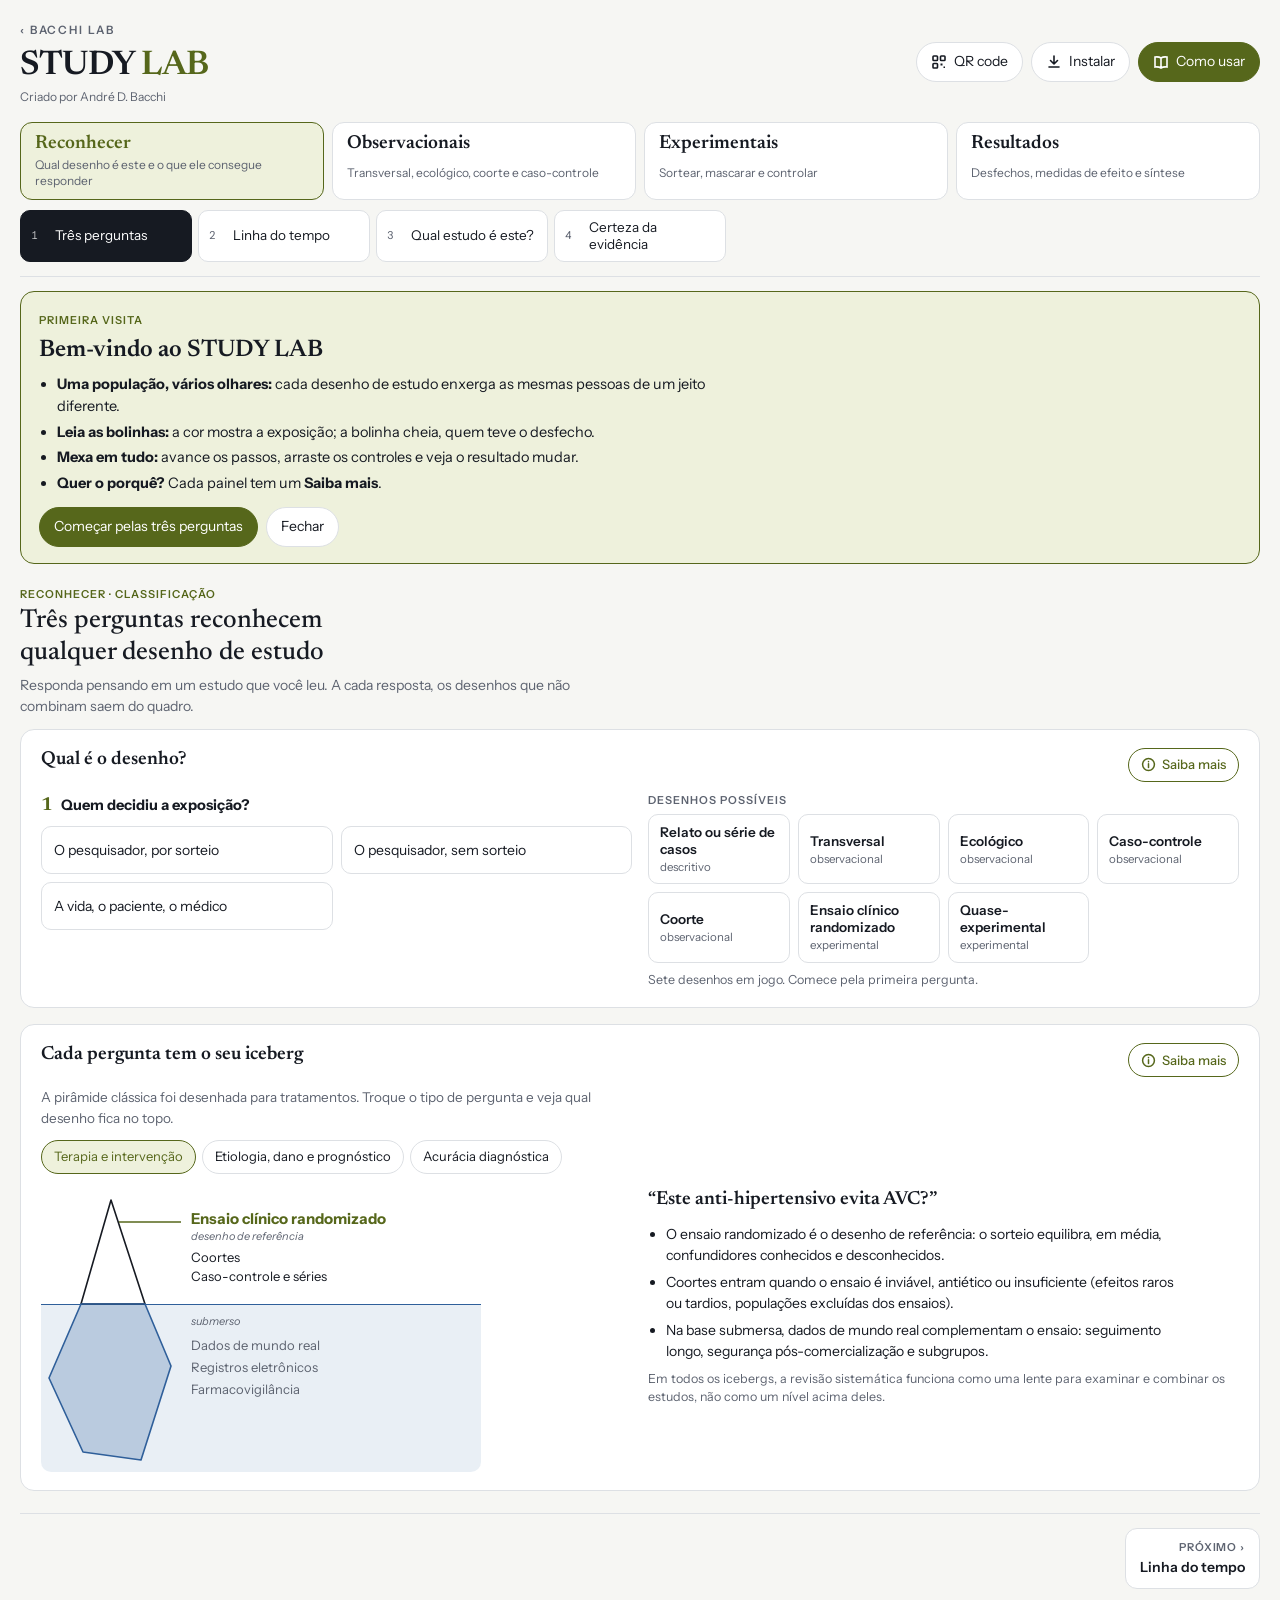
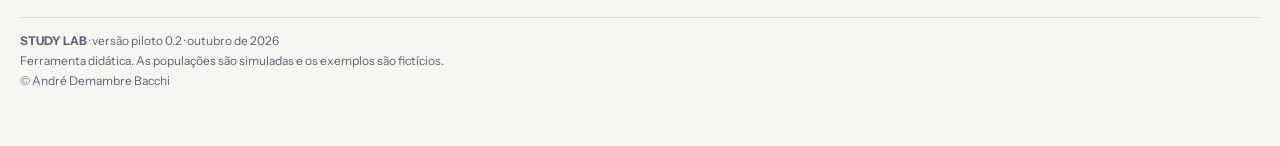
<file: index.html>
<!doctype html>
<html lang="pt-BR">
<head>
<meta charset="utf-8">
<meta name="viewport" content="width=device-width, initial-scale=1, viewport-fit=cover">
<title>STUDY LAB</title>
<meta name="description" content="Laboratório visual e interativo sobre tipos de estudos epidemiológicos. Criado por André D. Bacchi.">
<meta name="author" content="André Demambre Bacchi">
<meta name="theme-color" content="#56671b">
<link rel="manifest" href="manifest.json">
<link rel="icon" type="image/png" sizes="192x192" href="icons/icon-192.png">
<link rel="apple-touch-icon" href="icons/apple-touch-icon.png">
<meta name="apple-mobile-web-app-capable" content="yes">
<meta name="mobile-web-app-capable" content="yes">
<meta name="apple-mobile-web-app-title" content="STUDY LAB">
<meta name="apple-mobile-web-app-status-bar-style" content="default">
<style>
:root{color-scheme:light;padding-top:env(safe-area-inset-top,0px);padding-bottom:env(safe-area-inset-bottom,0px)}
body{margin:0;font-size:14px}
img{max-width:100%}
[hidden]{display:none!important}
</style>
</head>
<body>
<link rel="preconnect" href="https://fonts.googleapis.com"><link rel="preconnect" href="https://fonts.gstatic.com" crossorigin>
<link rel="stylesheet" href="https://fonts.googleapis.com/css2?family=Newsreader:ital,opsz,wght@0,6..72,500;0,6..72,600;1,6..72,500&family=Instrument+Sans:wght@400;500;600&family=IBM+Plex+Mono:wght@400;500&display=swap">
<style>
/* Layout: laboratório com bancadas — seletor de experimentos fixo no topo, cada experimento em cartões (controles + visual), uma coluna no celular */
:root{
  --bg:#f6f6f3; --surface:#ffffff; --sunk:#eff0ee; --fg:#161a22; --muted:#5d6370; --line:#dde0e4; --tick:#8d93a0;
  --accent:#56671b; --accent-soft:#eef1dc; --on-accent:#ffffff;
  --alt:#c25a1c; --alt-soft:#fbeee3;
  --bad:#b0362b; --bad-soft:#f9e6e3; --good:#2f6b3a; --good-soft:#e1efe2; --warn:#8a6410; --warn-soft:#f6edd6;
  --ink:#161a22; --on-ink:#ffffff; --dot:#cfd3da; --scrim:rgba(15,18,25,.45);
  --f-display:"Newsreader", Georgia, "Times New Roman", serif;
  --f-body:"Instrument Sans", system-ui, -apple-system, "Segoe UI", sans-serif;
  --f-mono:"IBM Plex Mono", ui-monospace, Menlo, monospace;
}
@media (prefers-color-scheme: dark){:root:not([data-theme="light"]){
  --bg:#0f1117; --surface:#161a23; --sunk:#1d222d; --fg:#e6e8ee; --muted:#9ba2b1; --line:#2b3140; --tick:#727a8b;
  --accent:#c3d36a; --accent-soft:#2a3016; --on-accent:#0f1117;
  --alt:#f0a067; --alt-soft:#3a2819;
  --bad:#f08a7e; --bad-soft:#3a2220; --good:#8fd19b; --good-soft:#1d3322; --warn:#e8c06a; --warn-soft:#352c17;
  --ink:#e6e8ee; --on-ink:#0f1117; --dot:#3a4152; --scrim:rgba(0,0,0,.6); color-scheme:dark}}
:root[data-theme="dark"]{
  --bg:#0f1117; --surface:#161a23; --sunk:#1d222d; --fg:#e6e8ee; --muted:#9ba2b1; --line:#2b3140; --tick:#727a8b;
  --accent:#c3d36a; --accent-soft:#2a3016; --on-accent:#0f1117;
  --alt:#f0a067; --alt-soft:#3a2819;
  --bad:#f08a7e; --bad-soft:#3a2220; --good:#8fd19b; --good-soft:#1d3322; --warn:#e8c06a; --warn-soft:#352c17;
  --ink:#e6e8ee; --on-ink:#0f1117; --dot:#3a4152; --scrim:rgba(0,0,0,.6); color-scheme:dark}

*{box-sizing:border-box}
[hidden]{display:none!important}
body{background:var(--bg);color:var(--fg);font-family:var(--f-body);font-size:15px;line-height:1.5;padding-inline:16px;padding-block:0 56px;-webkit-text-size-adjust:100%}
.wrap{max-width:1240px;margin:0 auto}
button{font:inherit;color:inherit;cursor:pointer;-webkit-tap-highlight-color:transparent}
:focus-visible{outline:2px solid var(--accent);outline-offset:2px}
.num{font-variant-numeric:tabular-nums}

header.top{display:flex;justify-content:space-between;align-items:center;gap:12px;padding-block:18px 10px;flex-wrap:wrap}
.hub{display:inline-flex;align-items:center;min-height:28px;margin:-6px 0 4px;font:600 11.5px/1 var(--f-body);letter-spacing:.16em;text-transform:uppercase;color:var(--muted);text-decoration:none}
.hub:hover{color:var(--accent)}
.brand h1{font-family:var(--f-display);font-weight:600;font-size:34px;line-height:1;margin:0;letter-spacing:-.01em}
.brand h1 em{font-style:normal;color:var(--accent)}
.brand p{margin:5px 0 0;color:var(--muted);font-size:12px}
.btn{display:inline-flex;align-items:center;gap:7px;border:1px solid var(--line);background:var(--surface);border-radius:999px;padding:8px 14px;font-size:14px;white-space:nowrap;min-height:40px}
.btn:hover{border-color:var(--muted)}
.btn.primary{background:var(--accent);border-color:var(--accent);color:var(--on-accent)}
.btn.small{min-height:34px;padding:5px 12px;font-size:13px}
.btn svg{width:16px;height:16px;flex:none}
.btn:disabled{opacity:.45;cursor:default}

/* navegação em dois níveis */
.labnav{padding-block:6px 14px;border-bottom:1px solid var(--line)}
.blocks{display:grid;grid-template-columns:repeat(3,minmax(0,1fr));gap:8px}
.blk{border:1.5px solid var(--line);border-radius:12px;background:var(--surface);padding:10px 14px;text-align:left;display:grid;gap:2px;min-width:0}
.blk b{font-family:var(--f-display);font-size:19px;font-weight:600;line-height:1.15}
.blk span{font-size:12px;color:var(--muted);line-height:1.35}
.blk.on{border-color:var(--accent);background:var(--accent-soft)}
.blk.on b{color:var(--accent)}
@media (max-width:520px){.blk{padding:9px 11px}.blk b{font-size:16px}.blk span{font-size:11.5px}}
.subs{display:grid;grid-template-columns:repeat(auto-fill,minmax(160px,1fr));gap:6px;margin-top:10px}
@media (max-width:420px){.subs{grid-template-columns:1fr 1fr}}
.sb{border:1px solid var(--line);border-radius:10px;background:var(--surface);padding:8px 10px;font-size:13.5px;text-align:left;display:flex;gap:8px;align-items:center;min-height:42px;line-height:1.25}
.sb i{font-style:normal;font-size:11px;color:var(--muted);font-variant-numeric:tabular-nums;flex:none;width:16px}
.sb:hover{border-color:var(--muted)}
.sb.on{background:var(--ink);border-color:var(--ink);color:var(--on-ink)}
.sb.on i{color:var(--on-ink);opacity:.7}
.labfoot{display:flex;justify-content:space-between;gap:10px;margin-top:22px;padding-top:14px;border-top:1px solid var(--line)}
.labfoot button{border:1px solid var(--line);background:var(--surface);border-radius:12px;padding:10px 14px;text-align:left;display:grid;gap:2px;max-width:48%;min-height:44px}
.labfoot button span{font-size:11px;letter-spacing:.08em;text-transform:uppercase;color:var(--muted);font-weight:600}
.labfoot button b{font-weight:600;font-size:14px}
.labfoot .nx{text-align:right;margin-left:auto}
.lnk{color:var(--accent);font-weight:600}
.intro{padding-block:18px 12px}
.intro .eyebrow{color:var(--accent)}
.intro h2{font-family:var(--f-display);font-weight:500;font-size:26px;margin:2px 0 0;max-width:40ch;text-wrap:balance;line-height:1.2}
.intro p{margin:6px 0 0;color:var(--muted);max-width:68ch;font-size:14px}
.grid{display:grid;gap:16px;grid-template-columns:minmax(0,1fr)}
@media (min-width:900px){.grid.two{grid-template-columns:minmax(0,1fr) minmax(0,1fr)}.grid .wide{grid-column:1/-1}}
.card{background:var(--surface);border:1px solid var(--line);border-radius:14px;padding:18px 20px;min-width:0}
@media (max-width:520px){.card{padding:14px;border-radius:12px}}
.card-h{display:flex;justify-content:space-between;align-items:flex-start;gap:10px;margin-bottom:10px}
h3{font-family:var(--f-display);font-weight:600;font-size:19px;margin:0;line-height:1.25;text-wrap:balance}
.eyebrow{font-size:11px;letter-spacing:.09em;text-transform:uppercase;color:var(--muted);font-weight:600}
.lede{color:var(--muted);font-size:13.5px;margin:0 0 12px;max-width:66ch}
.more-btn{flex:none;display:inline-flex;align-items:center;gap:6px;border:1px solid var(--accent);color:var(--accent);background:transparent;border-radius:999px;padding:5px 12px;font-size:13px;font-weight:500;min-height:34px}
.more-btn:hover{background:var(--accent-soft)}
.more-btn svg{width:15px;height:15px}
.row{display:flex;gap:8px;flex-wrap:wrap;align-items:center}
.chips{display:flex;gap:6px;overflow-x:auto;scrollbar-width:none;padding-bottom:2px}
.chips::-webkit-scrollbar{display:none}
.chip{flex:none;border:1px solid var(--line);background:var(--surface);border-radius:999px;padding:6px 12px;font-size:13px;white-space:nowrap;min-height:34px}
.chip.on{border-color:var(--accent);color:var(--accent);background:var(--accent-soft)}
.seg{display:inline-flex;border:1px solid var(--line);border-radius:999px;padding:3px;gap:2px;background:var(--surface);flex-wrap:wrap}
.seg button{border:0;background:transparent;border-radius:999px;padding:5px 12px;font-size:13px;color:var(--muted);min-height:32px}
.seg button.on{background:var(--ink);color:var(--on-ink)}

/* entradas */
.fields{display:grid;gap:10px;grid-template-columns:repeat(auto-fit,minmax(120px,1fr))}
.inp{display:grid;grid-template-rows:1fr auto;gap:4px;min-width:0}
.inp label{font-size:12.5px;font-weight:600;line-height:1.25}
.inp label small{display:block;font-weight:400;color:var(--muted);font-size:11.5px}
.box{display:flex;align-items:center;border:1.5px solid var(--line);border-radius:10px;background:var(--surface);padding-inline:10px;min-height:44px}
.box:focus-within{border-color:var(--accent)}
.box input,.box select{width:100%;min-width:0;border:0;background:transparent;color:var(--fg);font:600 17px var(--f-body);font-variant-numeric:tabular-nums;padding:8px 0;outline:none}
.box span{color:var(--muted);font-size:14px;margin-left:2px;flex:none}
textarea.data{width:100%;min-height:64px;border:1.5px solid var(--line);border-radius:10px;background:var(--surface);color:var(--fg);font:15px var(--f-mono);padding:8px 10px;resize:vertical}
textarea.data:focus{border-color:var(--accent);outline:none}
.range{display:grid;grid-template-columns:minmax(0,1fr) auto;gap:2px 10px;align-items:center}
.range label{font-size:13px;font-weight:600}
.range output{font-variant-numeric:tabular-nums;font-weight:600;font-size:14px;text-align:right}
.range input{grid-column:1/-1;width:100%;accent-color:var(--accent);height:28px}
.toggle{display:flex;gap:10px;align-items:center;font-size:14px;font-weight:500;cursor:pointer;min-height:34px}
.toggle input{accent-color:var(--accent);width:18px;height:18px}

/* números */
.tiles{display:grid;gap:8px;grid-template-columns:repeat(auto-fit,minmax(118px,1fr))}
.tile{background:var(--sunk);border-radius:10px;padding:9px 12px;min-width:0}
.tile span{display:block;font-size:10.5px;letter-spacing:.07em;text-transform:uppercase;color:var(--muted);font-weight:600}
.tile b{display:block;font-size:21px;font-variant-numeric:tabular-nums;line-height:1.2;margin-top:2px}
.tile small{display:block;font-size:11.5px;color:var(--muted);font-variant-numeric:tabular-nums}
.tile .gk{text-transform:none;font-style:normal;letter-spacing:0}
.tile.acc b{color:var(--accent)} .tile.alt b{color:var(--alt)} .tile.bad b{color:var(--bad)} .tile.good b{color:var(--good)}
.insight{border-left:3px solid var(--accent);padding:4px 0 4px 12px;margin-top:12px;font-size:14px;max-width:70ch}
.insight.warn{border-left-color:var(--alt)}
.f{font-family:var(--f-mono);font-size:13px;background:var(--sunk);border-radius:8px;padding:8px 12px;overflow-x:auto;white-space:nowrap;line-height:1.8;margin:8px 0}
.note{font-size:12.5px;color:var(--muted);margin:8px 0 0}
.tw{overflow-x:auto}
table.t{border-collapse:collapse;width:100%;font-size:13.5px;font-variant-numeric:tabular-nums}
table.t th{font-size:10.5px;letter-spacing:.07em;text-transform:uppercase;color:var(--muted);font-weight:600;text-align:right;padding:6px 8px;border-bottom:1px solid var(--line);white-space:nowrap}
table.t td{padding:6px 8px;border-bottom:1px solid var(--line);text-align:right;white-space:nowrap}
table.t th:first-child,table.t td:first-child{text-align:left}
table.t tr.sum td{font-weight:600;border-top:2px solid var(--line)}
.ok{color:var(--good);font-weight:600}.no{color:var(--bad);font-weight:600}

/* gráficos */
svg.ch{width:100%;height:auto;display:block;overflow:visible;user-select:none;-webkit-user-select:none}
svg.ch text{font-family:var(--f-body);fill:var(--muted);font-size:12px}
svg.ch .lbl{fill:var(--fg);font-weight:600}
svg.ch .ax{stroke:var(--tick);stroke-width:1}
svg.ch .gr{stroke:var(--line);stroke-width:1}
svg.ch .bar{fill:var(--accent);opacity:.8}
svg.ch .bar2{fill:var(--dot)}
svg.ch .curve{fill:none;stroke:var(--alt);stroke-width:2.2}
svg.ch .curveA{fill:none;stroke:var(--accent);stroke-width:2.2}
svg.ch .mean{stroke:var(--accent);stroke-width:2.5}
svg.ch .med{stroke:var(--alt);stroke-width:2.5;stroke-dasharray:6 4}
svg.ch .dotp{fill:var(--accent)}
svg.ch .dotq{fill:var(--dot)}
svg.ch .out{fill:var(--bad)}
svg.ch .box{fill:var(--accent-soft);stroke:var(--accent);stroke-width:1.8}
svg.ch .wh{stroke:var(--fg);stroke-width:1.6}
.legend{display:flex;flex-wrap:wrap;gap:6px 14px;font-size:12.5px;margin-top:8px;color:var(--muted)}
.legend span{display:inline-flex;align-items:center;gap:6px}
.legend i{width:14px;height:3px;display:inline-block;border-radius:2px}
.legend i.dash{background:repeating-linear-gradient(90deg,var(--alt) 0 5px,transparent 5px 8px)!important}

/* quiz */
.q{font-family:var(--f-display);font-size:21px;font-weight:600;margin:6px 0 12px;line-height:1.25}
.opts{display:grid;gap:8px;grid-template-columns:repeat(auto-fit,minmax(150px,1fr))}
.opt{border:1.5px solid var(--line);background:var(--surface);border-radius:10px;padding:10px 12px;text-align:left;font-size:14px;min-height:48px}
.opt:hover{border-color:var(--accent)}
.opt.right{border-color:var(--good);background:var(--good-soft)}
.opt.wrong{border-color:var(--bad);background:var(--bad-soft)}
.fb{margin-top:10px;font-size:14px;border-radius:10px;padding:10px 12px;background:var(--sunk)}
.flow{display:grid;gap:10px}
.flow .st{display:grid;gap:6px}
.flow .res{background:var(--accent-soft);border-radius:12px;padding:12px 14px}
.flow .res b{display:block;font-size:17px;font-family:var(--f-display)}

/* sheet */
.scrim{position:fixed;inset:0;background:var(--scrim);z-index:20;display:flex;align-items:flex-end;justify-content:center}
@media (min-width:700px){.scrim{align-items:center;padding:24px}}
.sheet{background:var(--surface);color:var(--fg);width:100%;max-width:680px;max-height:88vh;overflow:auto;border-radius:18px 18px 0 0;padding:0 20px calc(24px + env(safe-area-inset-bottom,0px))}
@media (min-width:700px){.sheet{border-radius:16px;padding-bottom:24px}}
.sheet-h{position:sticky;top:0;background:var(--surface);display:flex;justify-content:space-between;align-items:center;gap:12px;padding:14px 0 10px;border-bottom:1px solid var(--line);z-index:1}
.sheet-h h3{font-size:21px}
.x{border:0;background:var(--sunk);border-radius:999px;width:36px;height:36px;font-size:20px;line-height:1;color:var(--fg);flex:none}
.learn{font-size:15px;line-height:1.6}
.learn h4{font-family:var(--f-display);font-size:17px;font-weight:600;margin:18px 0 4px}
.learn p{margin:0 0 10px}
.learn ul,.learn ol{margin:0 0 10px;padding-left:20px}
.learn li{margin-bottom:4px}
.learn .trap{background:var(--alt-soft);border-radius:10px;padding:12px 14px;margin-top:12px}
.learn .trap h4{margin-top:0}
.learn .src{font-size:12.5px;color:var(--muted);margin-top:16px}
.toast{position:fixed;left:50%;bottom:calc(20px + env(safe-area-inset-bottom,0px));transform:translateX(-50%);background:var(--ink);color:var(--on-ink);padding:10px 16px;border-radius:999px;font-size:13.5px;z-index:30}
@media (prefers-reduced-motion:no-preference){.lab{animation:fi .2s ease}@keyframes fi{from{opacity:.4}to{opacity:1}}}
/* ---- v2: cores de grupos e componentes da bancada ---- */
:root{--g1:#2f4b9a;--g2:#c25a1c;--g3:#1f7a6d;--g4:#8a3f86;--g5:#6b7a1e}
@media (prefers-color-scheme: dark){:root:not([data-theme="light"]){--g1:#8ea6f0;--g2:#f0a067;--g3:#6fd0bf;--g4:#d99ad4;--g5:#c3d36a}}
:root[data-theme="dark"]{--g1:#8ea6f0;--g2:#f0a067;--g3:#6fd0bf;--g4:#d99ad4;--g5:#c3d36a}
.tools{display:flex;flex-wrap:wrap;gap:6px}
.tool{border:1px solid var(--line);background:var(--sunk);border-radius:8px;padding:6px 10px;font-size:13px;min-height:34px}
.tool:hover{border-color:var(--muted)}
.tool.on{background:var(--accent-soft);border-color:var(--accent);color:var(--accent)}
.sub{font-size:11px;letter-spacing:.09em;text-transform:uppercase;color:var(--muted);font-weight:600;margin:14px 0 6px;display:flex;justify-content:space-between;align-items:center;gap:8px}
.sub:first-child{margin-top:0}
.stack{display:grid;gap:12px}
.tile.big b{font-size:26px}
.tgrp{display:grid;gap:4px}
.tgrp>.eyebrow{margin-top:4px}
details.fold{border-top:1px solid var(--line);margin-top:14px;padding-top:10px}
details.fold>summary{cursor:pointer;font-weight:600;font-size:14px;list-style:none;display:flex;align-items:center;gap:8px;min-height:32px}
details.fold>summary::-webkit-details-marker{display:none}
details.fold>summary::before{content:"";width:8px;height:8px;border-right:2px solid var(--muted);border-bottom:2px solid var(--muted);transform:rotate(-45deg);transition:transform .15s}
details.fold[open]>summary::before{transform:rotate(45deg)}
.grpin{display:grid;gap:10px;grid-template-columns:repeat(auto-fit,minmax(180px,1fr))}
.gname{display:flex;align-items:center;gap:6px;margin-bottom:4px}
.gname i{width:10px;height:10px;border-radius:50%;flex:none}
.gname input{border:0;border-bottom:1px dashed var(--line);background:transparent;color:var(--fg);font:600 13px var(--f-body);width:100%;padding:2px 0}
.gname input:focus{outline:none;border-bottom-color:var(--accent)}
.gname small{color:var(--muted);font-size:11.5px;white-space:nowrap}
textarea.data.sm{min-height:54px;font-size:13.5px}
.tpick{display:grid;gap:14px}
.tpick .fam{display:grid;gap:6px}
.tpick .fam>span{font-size:11px;letter-spacing:.09em;text-transform:uppercase;color:var(--muted);font-weight:600}
.tpick .row .chip small{color:var(--muted);font-size:11px;margin-left:4px}
.tpick .chip.on small{color:var(--accent)}
.bench-h{display:flex;justify-content:space-between;align-items:flex-start;gap:12px;flex-wrap:wrap}
.bench-h h3{font-size:24px}
.twin{display:inline-flex;gap:6px;align-items:center;font-size:13px;color:var(--muted)}
.relato{font-size:14.5px;line-height:1.6;background:var(--sunk);border-radius:10px;padding:12px 14px;margin-top:12px}
.relato .row{margin-top:8px}
.warnbox{background:var(--warn-soft);color:var(--fg);border-radius:10px;padding:10px 12px;font-size:13.5px;margin-top:10px}
.warnbox b{color:var(--warn)}
.progress{height:6px;border-radius:3px;background:var(--sunk);overflow:hidden;margin-top:8px}
.progress i{display:block;height:100%;background:var(--accent);width:0}
.powbar{display:grid;grid-template-columns:minmax(90px,auto) 1fr auto;gap:6px 10px;align-items:center;font-size:13.5px;margin-top:8px}
.powbar .bar{height:14px;border-radius:4px;background:var(--sunk);overflow:hidden}
.powbar .bar i{display:block;height:100%}
.powbar b{font-variant-numeric:tabular-nums}
.tbl-in{border-collapse:separate;border-spacing:6px;margin:-6px}
.tbl-in th{font-size:12px;font-weight:600;color:var(--muted);text-align:center;padding:0 2px}
.tbl-in th.rh{text-align:left}
.tbl-in th input{border:0;border-bottom:1px dashed var(--line);background:transparent;color:var(--fg);font:600 12.5px var(--f-body);width:100%;min-width:60px;text-align:inherit}
.tbl-in td input{width:74px;border:1.5px solid var(--line);border-radius:8px;background:var(--surface);color:var(--fg);font:600 16px var(--f-body);padding:8px;text-align:center;font-variant-numeric:tabular-nums}
.tbl-in td input:focus{border-color:var(--accent);outline:none}
.tbl-in td.tot{font-size:13px;color:var(--muted);text-align:center;font-variant-numeric:tabular-nums}
.mini{font-size:12.5px;color:var(--muted)}
.icons{display:grid;grid-template-columns:repeat(20,1fr);gap:2px;max-width:520px}
.icons i{aspect-ratio:1;border-radius:50%;display:block}
.coins{display:flex;flex-wrap:wrap;gap:3px;min-height:22px}
.coins i{width:16px;height:16px;border-radius:50%;font-style:normal;font-size:9px;display:grid;place-items:center;color:var(--on-accent);font-weight:600}
.cols2{display:grid;gap:16px;grid-template-columns:minmax(0,1fr)}
@media (min-width:900px){.cols2{grid-template-columns:minmax(0,1fr) minmax(0,1fr)}}
.guess .fields{margin-top:8px}
.score{font-size:13px;color:var(--muted)}
.f{white-space:normal}
.chipbar{display:flex;gap:6px;flex-wrap:wrap}
/* tabela de dados editável */
.gridwrap{overflow:auto;max-height:420px;border:1px solid var(--line);border-radius:10px}
.grid-in{border-collapse:collapse;width:100%;font-variant-numeric:tabular-nums}
.grid-in thead th{position:sticky;top:0;background:var(--sunk);z-index:1;padding:6px 4px;border-bottom:1px solid var(--line);font-size:12px;font-weight:600;color:var(--muted);text-align:center}
.grid-in thead th input{width:100%;min-width:90px;border:0;border-bottom:1px dashed var(--tick);background:transparent;color:var(--fg);font:600 13px var(--f-body);text-align:center;padding:4px 2px}
.grid-in thead th input:focus{outline:none;border-bottom-color:var(--accent)}
.grid-in td{border-bottom:1px solid var(--line);padding:0}
.grid-in td input{width:100%;min-width:80px;border:0;background:transparent;color:var(--fg);font:500 15px var(--f-body);font-variant-numeric:tabular-nums;text-align:center;padding:9px 6px}
.grid-in td input:focus{outline:2px solid var(--accent);outline-offset:-2px;background:var(--accent-soft)}
.grid-in td+td{border-left:1px solid var(--line)}
.grid-in .rn{width:34px;text-align:center;color:var(--muted);font-size:12px;background:var(--sunk)}
.grid-in td.ro{text-align:center;color:var(--muted);font-size:14px;background:var(--sunk);min-width:80px;padding:0 6px}
.grid-in .rowdel{border:0;background:transparent;color:var(--muted);font-size:18px;width:34px;height:36px}
.grid-in .rowdel:hover{color:var(--bad)}
/* modo essencial e lista recolhida */
#lab-testes.ess .adv{display:none!important}
#lab-testes:not(.ess) .ess-only{display:none!important}
.ess-only{background:var(--accent-soft);border-radius:12px;color:var(--fg)}
.picked{display:flex;justify-content:space-between;align-items:center;gap:12px;flex-wrap:wrap}
.picked b{display:block;font-family:var(--f-display);font-size:20px;font-weight:600}
/* glossário */
.gsearch{width:100%;border:1.5px solid var(--line);border-radius:10px;background:var(--surface);color:var(--fg);font:16px var(--f-body);padding:10px 12px;margin:12px 0 4px}
.gsearch:focus{outline:none;border-color:var(--accent)}
.gl{display:grid;grid-template-columns:72px minmax(0,1fr);gap:4px 14px;padding:10px 0;border-bottom:1px solid var(--line)}
.gl .sy{font-family:var(--f-display);font-size:20px;font-weight:600;color:var(--accent);line-height:1.2}
.gl b{display:block;font-size:14.5px}
.gl p{margin:2px 0 0;font-size:14px;color:var(--muted)}
.gcat{font-size:11px;letter-spacing:.09em;text-transform:uppercase;color:var(--muted);font-weight:600;margin-top:16px}

.sitefoot{margin-top:28px;padding-top:14px;border-top:1px solid var(--line);font-size:12px;color:var(--muted);display:grid;gap:2px}
.sitefoot p{margin:0}
.welcome{margin-top:14px;background:var(--accent-soft);border:1px solid var(--accent);border-radius:14px;padding:16px 18px;display:grid;gap:12px}
.welcome h2{font-family:var(--f-display);font-weight:600;font-size:24px;margin:2px 0 6px}
.welcome ul{margin:0;padding-left:18px;font-size:14.5px;display:grid;gap:4px;max-width:70ch}
.welcome .eyebrow{color:var(--accent)}
.resetbox{background:var(--sunk);border-radius:10px;padding:12px 14px;margin-top:14px}

.steps-l{padding-left:20px;display:grid;gap:6px}
.fora{background:var(--accent-soft);border-radius:10px;padding:10px 12px;font-size:14px}
kbd{font-family:var(--f-mono);font-size:12px;background:var(--sunk);border:1px solid var(--line);border-radius:5px;padding:1px 5px}
@media (max-width:420px){header.top .row .btn{padding:7px 11px;font-size:13px}}

/* QR code do app (padrão do BACCHI LAB): grande e sobre branco, para ler de longe quando projetado */
.qr-wrap{display:grid;gap:12px;justify-items:center;text-align:center;padding-top:14px}
.qr-wrap p{margin:0}
.qr-box{width:min(100%,56vh);padding:10px;border-radius:10px;background:#fff;border:1px solid var(--line)}
.qr-box svg{display:block;width:100%;height:auto}
.qr-url{font:600 clamp(15px,4vw,20px)/1.3 "IBM Plex Mono",ui-monospace,monospace;overflow-wrap:anywhere;-webkit-user-select:all;user-select:all}
.qr-acts{display:flex;flex-wrap:wrap;justify-content:center;gap:8px}
.qr-nota{font-size:12.5px;opacity:.7}
/* ---- STUDY LAB: linguagem das pessoas (cor = exposição, bolinha cheia = desfecho) ---- */
:root{--exp:#c25a1c;--nex:#2f5f9a;--hi:#8a3f86}
@media (prefers-color-scheme: dark){:root:not([data-theme="light"]){--exp:#f0a067;--nex:#8eb4f0;--hi:#d99ad4}}
:root[data-theme="dark"]{--exp:#f0a067;--nex:#8eb4f0;--hi:#d99ad4}

@media (max-width:560px){.blk span{display:none}.blk{padding:10px 8px;text-align:center}.blk b{font-size:14.5px}}

svg.ppl{display:block;height:auto}
.p{stroke-width:1.8;fill:var(--surface)}
.p.eu{stroke:var(--tick)}.p.e1{stroke:var(--exp)}.p.e0{stroke:var(--nex)}
.p.d1.eu{fill:var(--muted);stroke:var(--muted)}.p.d1.e1{fill:var(--exp)}.p.d1.e0{fill:var(--nex)}
.p.du.eu{fill:var(--dot);stroke:var(--dot)}
.p.du.e1{fill:var(--exp);fill-opacity:.3}.p.du.e0{fill:var(--nex);fill-opacity:.3}
.p.off{opacity:.22}
.p.lost{stroke-dasharray:2 2;opacity:.5}
.p.mis{stroke:var(--exp);stroke-dasharray:2.6 1.8;stroke-width:2.2}
.p.nad{stroke-dasharray:2.6 1.8}
.xm{stroke:var(--muted);stroke-width:1.3;fill:none}
.grps{display:flex;flex-wrap:wrap;gap:14px 24px;align-items:flex-start}
.grp{min-width:0}
.grp-h{margin-bottom:6px;line-height:1.25}
.grp-h b{display:block;font-size:13.5px}
.grp-h span{font-size:12px;color:var(--muted);font-variant-numeric:tabular-nums}
.key{display:flex;flex-wrap:wrap;gap:6px 14px;font-size:12.5px;color:var(--muted);margin-top:10px}
.key span{display:inline-flex;align-items:center;gap:6px}
.key svg{width:13px;height:13px;flex:none;overflow:visible}

/* palco animado da linha do tempo */
.stage{position:relative;margin-top:14px;transition:height .5s ease}
.stage i{position:absolute;left:0;top:0;box-sizing:border-box;border-radius:50%;border:2px solid var(--dot);background:var(--dot);transition:transform .7s cubic-bezier(.4,0,.2,1),background-color .5s,border-color .5s,opacity .5s}
.stage i.eu.d0{border-color:var(--tick);background:var(--surface)}
.stage i.eu.d1{border-color:var(--muted);background:var(--muted)}
.stage i.e1{border-color:var(--exp)}.stage i.e0{border-color:var(--nex)}
.stage i.e1.d1{background:var(--exp)}.stage i.e0.d1{background:var(--nex)}
.stage i.e1.d0,.stage i.e0.d0{background:var(--surface)}
.stage i.e1.du{background:color-mix(in srgb,var(--exp) 32%,var(--surface))}
.stage i.e0.du{background:color-mix(in srgb,var(--nex) 32%,var(--surface))}
.stage i.off{opacity:.2}
.stage .cap{position:absolute;left:0;top:0;line-height:1.25;font-size:13px;animation:capin .5s ease both}
.stage .cap b{display:block}
.stage .cap span{display:block;color:var(--muted);font-size:12px;font-variant-numeric:tabular-nums}
@keyframes capin{from{opacity:0}to{opacity:1}}
@media (prefers-reduced-motion:reduce){.stage,.stage i{transition:none}.stage .cap{animation:none}}
.stepbar{display:flex;gap:6px;flex-wrap:wrap;margin-top:12px}
.stp{flex:1 1 0;min-width:0;border:1px solid var(--line);background:var(--surface);border-radius:10px;padding:7px 9px;text-align:left;font-size:12.5px;line-height:1.25;min-height:44px;display:grid;gap:1px;align-content:center}
.stp i{font-style:normal;font-size:10.5px;letter-spacing:.08em;text-transform:uppercase;color:var(--muted);font-weight:600}
.stp.on{border-color:var(--accent);background:var(--accent-soft)}
.stp.on i{color:var(--accent)}
.stp.done{background:var(--sunk)}
@media (max-width:560px){.stp b{display:none}.stp{text-align:center;min-height:38px}}
.steptxt{margin-top:12px;font-size:15px;max-width:68ch}
.steptxt b.t{display:block;font-family:var(--f-display);font-size:20px;font-weight:600;line-height:1.2;margin-bottom:2px}
.stepnav{display:flex;gap:8px;margin-top:12px;flex-wrap:wrap}
.result{margin-top:14px;border-top:1px solid var(--line);padding-top:14px}
a.btn{text-decoration:none;color:inherit}
a.btn.primary{color:var(--on-accent)}

/* três perguntas */
.qs{display:grid;gap:14px}
.qq>b{display:block;font-size:14.5px;margin-bottom:6px}
.qq>b i{font-style:normal;font-family:var(--f-display);font-size:19px;color:var(--accent);margin-right:8px}
.qq .opts{grid-template-columns:repeat(auto-fit,minmax(210px,1fr))}
.opt.on{border-color:var(--accent);background:var(--accent-soft)}
.dzs{display:grid;grid-template-columns:repeat(auto-fill,minmax(132px,1fr));gap:8px}
.dz{border:1.5px solid var(--line);border-radius:10px;padding:9px 11px;font-size:13.5px;font-weight:600;line-height:1.25;min-height:54px;display:grid;align-content:center;gap:2px;background:var(--surface);transition:opacity .3s,border-color .3s,background-color .3s}
.dz small{font-weight:400;color:var(--muted);font-size:11.5px}
.dz.out{opacity:.32;text-decoration:line-through;text-decoration-thickness:1px}
.dz.win{border-color:var(--accent);background:var(--accent-soft);color:var(--accent)}
.dz.win small{color:var(--fg)}
.verdict{background:var(--accent-soft);border-radius:12px;padding:14px 16px;margin-top:14px}
.verdict h4{font-family:var(--f-display);font-size:21px;font-weight:600;margin:0 0 4px}
.verdict p{margin:0 0 8px;max-width:66ch}
.verdict dl{display:grid;grid-template-columns:auto minmax(0,1fr);gap:4px 12px;margin:0 0 10px;font-size:13.5px}
.verdict dt{color:var(--muted)}
.verdict dd{margin:0}

/* tabela 2×2 */
table.t22{border-collapse:separate;border-spacing:4px;font-variant-numeric:tabular-nums;font-size:13px;margin:-4px}
table.t22 th{font-size:11.5px;font-weight:600;color:var(--muted);padding:4px 6px;text-align:center;line-height:1.2}
table.t22 th.rh{text-align:left}
table.t22 td{background:var(--sunk);border-radius:8px;padding:8px 10px;text-align:center;font-weight:600;font-size:17px;min-width:62px}
table.t22 td small{display:block;font-size:10.5px;font-weight:500;color:var(--muted);letter-spacing:.04em}
table.t22 td.tot{background:transparent;font-size:13px;font-weight:500;color:var(--muted)}
table.t22 td.fix{outline:2px solid var(--accent);outline-offset:-2px}

/* quiz */
.vig{font-size:16px;line-height:1.5;background:var(--sunk);border-radius:12px;padding:14px 16px;max-width:70ch}
.quizopts{display:grid;gap:8px;grid-template-columns:repeat(auto-fit,minmax(150px,1fr));margin-top:12px}
.why{display:grid;grid-template-columns:auto minmax(0,1fr);gap:3px 12px;margin:8px 0 0;font-size:13.5px}
.why dt{color:var(--muted)}
.why dd{margin:0}

/* escada da certeza */
.gcols{display:grid;gap:16px;grid-template-columns:minmax(0,1fr)}
@media (min-width:760px){.gcols{grid-template-columns:minmax(0,1fr) minmax(0,1fr)}}
.gset{border:1px solid var(--line);border-radius:12px;padding:12px 14px}
.gset h4{margin:0 0 2px;font-size:14.5px;display:flex;align-items:center;gap:8px}
.gset h4 i{width:12px;height:12px;border-radius:50%;flex:none}
.gset .mini{margin:0 0 6px}
.gset .toggle{font-size:13.5px;font-weight:400;align-items:flex-start;min-height:0;padding:4px 0}
.gset .toggle input{margin-top:2px;flex:none}
.gset .toggle small{display:block;color:var(--muted);font-size:12px}
.gset .sub{margin-top:10px}

/* bits diversos */
.cmp{display:grid;gap:8px;margin-top:12px}
.cmp .rowb{display:grid;grid-template-columns:minmax(96px,150px) minmax(0,1fr) auto;gap:10px;align-items:center;font-size:13.5px}
.cmp .bar{height:16px;border-radius:4px;background:var(--sunk);overflow:hidden}
.cmp .bar i{display:block;height:100%;border-radius:4px;transition:width .3s}
.cmp b{font-variant-numeric:tabular-nums}
.strike{text-decoration:line-through;color:var(--muted)}
.tile.muted b{color:var(--muted)}
.playrow{display:flex;gap:10px;align-items:center;flex-wrap:wrap}
.playrow .range{flex:1 1 220px}
.fields.tight{grid-template-columns:repeat(auto-fit,minmax(104px,1fr))}
.metarow{cursor:pointer}
.ed{background:var(--sunk);border-radius:12px;padding:12px 14px;margin-top:12px;display:grid;gap:10px}
.ed h4{margin:0;font-size:14.5px}
.pillnote{display:inline-block;font-size:11px;letter-spacing:.06em;text-transform:uppercase;font-weight:600;border-radius:999px;padding:2px 8px;background:var(--warn-soft);color:var(--warn)}
/* iceberg */
.ice{position:relative;display:grid;grid-template-columns:140px minmax(0,1fr);gap:0 10px;max-width:440px}
.ice .water{position:absolute;left:0;right:0;top:116px;bottom:0;background:color-mix(in srgb,var(--nex) 10%,transparent);border-top:1.5px solid var(--nex);border-radius:0 0 10px 10px}
.ice svg{position:relative;display:block}
.ice-t{position:relative;min-width:0;font-size:13px;line-height:1.3}
.ice-t .above{height:116px;display:flex;flex-direction:column;justify-content:flex-start;padding-top:22px;gap:2px}
.ice-t .above b{font-size:15px;color:var(--accent);line-height:1.15}
.ice-t small{font-size:11px;color:var(--muted);font-style:italic;margin-bottom:4px}
.ice-t .below{padding-top:10px;display:flex;flex-direction:column;gap:5px;color:var(--muted)}
.p.nad{opacity:.5}
button.lnk{font:inherit;cursor:pointer;text-decoration:underline}
.stack{grid-template-columns:minmax(0,1fr)}
.stack>*,.cols2>*{min-width:0}
.chips{flex-wrap:wrap;overflow:visible}
.tpw{display:grid;grid-template-columns:minmax(0,1fr);grid-template-areas:"txt" "stage" "nav" "res"}
#tpTxt{grid-area:txt}.tps{grid-area:stage;min-width:0}#tpNav{grid-area:nav;align-self:start}#tpRes{grid-area:res;min-width:0}
@media (min-width:1000px){.tpw{grid-template-columns:minmax(0,1.15fr) minmax(0,1fr);grid-template-areas:"stage txt" "stage nav" "stage res";grid-template-rows:auto auto 1fr;column-gap:36px}}
.seg{border-radius:20px}
/* ---- versão 0.2 ---- */
.blocks{grid-template-columns:repeat(4,minmax(0,1fr))}
@media (max-width:760px){.blocks{grid-template-columns:1fr 1fr}}
/* sequência de alocações */
.seqs{display:flex;flex-wrap:wrap;gap:4px;min-height:24px;align-items:center}
.seqs i{width:22px;height:22px;border-radius:50%;font-style:normal;font-size:10.5px;font-weight:600;display:grid;place-items:center;border:1.8px solid var(--nex);color:var(--nex);background:var(--surface);flex:none}
.seqs i.a1{border-color:var(--exp);background:var(--exp);color:var(--surface)}
.seqs i.sq{border-radius:5px}
.seqs i.brk{margin-left:9px}
.seqs i.new{outline:2px solid var(--fg);outline-offset:1.5px}
.seqs .q{width:22px;height:22px;border-radius:50%;border:1.8px dashed var(--tick);display:grid;place-items:center;font-size:11px;color:var(--muted);flex:none}
/* equilíbrio entre os grupos */
.bal{display:grid;gap:10px}
.bal .r{display:grid;grid-template-columns:minmax(84px,130px) minmax(0,1fr) auto;gap:4px 10px;align-items:center;font-size:13px}
.bal .pair{display:grid;gap:3px}
.bal .bar{height:9px;border-radius:3px;background:var(--sunk);overflow:hidden}
.bal .bar i{display:block;height:100%;border-radius:3px;transition:width .25s}
.bal b{font-variant-numeric:tabular-nums;font-size:12.5px;text-align:right;line-height:1.3}
.bal b small{display:block;font-weight:400;color:var(--muted);font-size:11.5px}
/* quem está mascarado */
.who{display:grid;grid-template-columns:repeat(auto-fit,minmax(150px,1fr));gap:8px}
.wh{border:1.5px solid var(--line);border-radius:12px;background:var(--surface);padding:10px 12px;text-align:left;display:grid;gap:3px;min-height:112px;align-content:start}
.wh svg{width:26px;height:26px}
.wh b{font-size:14px;line-height:1.2}
.wh span{font-size:12px;color:var(--muted);line-height:1.3}
.wh em{font-style:normal;font-size:11px;letter-spacing:.06em;text-transform:uppercase;font-weight:600;color:var(--bad)}
.wh.on{border-color:var(--accent);background:var(--accent-soft)}
.wh.on em{color:var(--accent)}
table.mx{border-collapse:separate;border-spacing:4px;font-size:13px;margin:-4px}
table.mx th{font-size:11.5px;font-weight:600;color:var(--muted);padding:4px 8px;text-align:center}
table.mx th.rh{text-align:left}
table.mx td{background:var(--sunk);border-radius:8px;padding:9px 12px;text-align:center;font-weight:600;min-width:88px;color:var(--muted)}
table.mx td.now{outline:2.5px solid var(--fg);outline-offset:-2.5px;color:var(--fg)}
table.mx td.now.bad{background:var(--bad-soft);color:var(--bad)}table.mx td.now.mid{background:var(--warn-soft);color:var(--warn)}table.mx td.now.good{background:var(--good-soft);color:var(--good)}
.axis2{display:grid;grid-template-columns:minmax(0,1fr) auto minmax(0,1fr);gap:0 12px;align-items:start;font-size:13px;margin-bottom:14px}
.axis2 .mk{display:grid;justify-items:center;gap:4px;font-size:11px;letter-spacing:.09em;text-transform:uppercase;font-weight:600;color:var(--exp)}
.axis2 .mk i{width:14px;height:14px;border-radius:50%;background:var(--exp);display:block}
.axis2 b{display:block;font-family:var(--f-display);font-size:16px}
.axis2 p{margin:2px 0 0;color:var(--muted);line-height:1.35}
.axis2>div:first-child{text-align:right}
/* casos históricos */
.cases{display:grid;gap:10px;grid-template-columns:repeat(auto-fit,minmax(200px,1fr))}
.case{border:1px solid var(--line);border-radius:12px;padding:12px 14px;display:grid;gap:6px;align-content:start}
.case h4{margin:0;font-family:var(--f-display);font-size:18px}
.case p{margin:0;font-size:13px;color:var(--muted)}
.case .ln{font-size:13.5px;display:flex;gap:8px;align-items:baseline}
.case .ln b{flex:none;font-size:11px;letter-spacing:.06em;text-transform:uppercase;color:var(--muted);min-width:74px}
.case .good{color:var(--good);font-weight:600}.case .badt{color:var(--bad);font-weight:600}
.verd{display:flex;flex-wrap:wrap;gap:8px;margin-top:12px}
.vd{border-radius:10px;padding:8px 12px;font-size:13.5px;background:var(--sunk);display:grid;gap:1px;flex:1 1 150px}
.vd b{font-size:14px}.vd span{font-size:12px;color:var(--muted)}
.vd.yes{background:var(--good-soft)}.vd.yes b{color:var(--good)}
.vd.no b{color:var(--muted)}
table.imp{border-collapse:separate;border-spacing:3px;font-size:12.5px;margin:-3px}
table.imp th{font-weight:600;color:var(--muted);font-size:11px;padding:3px 8px;text-align:center}
table.imp td{background:var(--sunk);border-radius:6px;padding:6px 10px;text-align:center;color:var(--muted)}
table.imp tr.now td{background:var(--accent-soft);color:var(--fg);font-weight:600}
.phs{display:grid;gap:8px}
.ph{display:grid;grid-template-columns:minmax(64px,auto) minmax(0,1fr) auto;gap:4px 10px;align-items:center;font-size:13.5px}
.ph b small{display:block;font-weight:400;color:var(--muted);font-size:11.5px}
.ph .bar{height:16px;border-radius:4px;background:var(--sunk);overflow:hidden}
.ph .bar i{display:block;height:100%;border-radius:4px;background:var(--accent);transition:width .25s}
.ph>span{font-variant-numeric:tabular-nums;font-weight:600;min-width:46px;text-align:right}
/* bolinhas cheias por tratamento (desenhos de ensaio) */
.p.fa{fill:var(--exp);stroke:var(--exp)}.p.fb{fill:var(--nex);stroke:var(--nex)}.p.fab{fill:var(--hi);stroke:var(--hi)}.p.f0{fill:var(--dot);stroke:var(--dot)}
.dsg{display:grid;gap:10px}
.xo{display:grid;grid-template-columns:auto minmax(0,1fr) auto minmax(0,1fr);gap:8px 10px;align-items:center;font-size:12.5px}
.xo .h{font-size:11px;letter-spacing:.07em;text-transform:uppercase;font-weight:600;color:var(--muted)}
.xo .ps{font-size:11px;color:var(--muted);writing-mode:vertical-rl;transform:rotate(180deg);justify-self:center}
.fx{display:grid;grid-template-columns:auto 1fr 1fr;gap:6px;font-size:12.5px;max-width:420px}
.fx .h{font-size:11px;letter-spacing:.07em;text-transform:uppercase;font-weight:600;color:var(--muted);align-self:center}
.fx .c{border:1px solid var(--line);border-radius:10px;padding:8px 10px;display:grid;gap:4px}
.fx .c b{font-size:12.5px}
.cls{display:flex;flex-wrap:wrap;gap:8px}
.cls .cl{border:1.5px solid var(--line);border-radius:10px;padding:6px 8px;display:grid;gap:3px;font-size:11.5px;color:var(--muted)}
ul.facts{margin:10px 0 0;padding-left:18px;display:grid;gap:5px;font-size:14px;max-width:62ch}
@media (max-width:620px){.axis2{grid-template-columns:minmax(0,1fr);gap:8px}.axis2>div:first-child{text-align:left}.axis2 .mk{grid-auto-flow:column;justify-content:start;align-items:center;justify-items:start;gap:8px}}
/* evento evitado (verde, para contrastar com o laranja) e caso que ocorreria de qualquer modo (cinza com contorno do grupo) */
.p.av{fill:var(--g3);stroke:var(--g3)}
.p.bgc{fill:var(--tick);stroke:var(--exp)}
</style>
<div class="wrap">
<header class="top">
  <div class="brand"><a class="hub" href="https://andrebacchi.github.io/bacchilab/">‹ BACCHI LAB</a><h1>STUDY <em>LAB</em></h1><p>Criado por André D. Bacchi</p></div>
  <div class="row"><button class="btn" id="qrBtn" aria-label="Mostrar o QR code deste app"><svg viewBox="0 0 16 16" fill="none" stroke="currentColor" stroke-width="1.6" stroke-linejoin="round"><rect x="2" y="2" width="4.5" height="4.5" rx=".8"/><rect x="9.5" y="2" width="4.5" height="4.5" rx=".8"/><rect x="2" y="9.5" width="4.5" height="4.5" rx=".8"/><path d="M9.5 9.5h2v2h-2zM12.5 12.5H14V14h-1.5z" fill="currentColor" stroke="none"/></svg>QR code</button><button class="btn" id="instBtn" aria-label="Instalar o app no celular ou computador"><svg viewBox="0 0 16 16" fill="none" stroke="currentColor" stroke-width="1.6" stroke-linecap="round" stroke-linejoin="round"><path d="M8 2v8M4.5 6.5 8 10l3.5-3.5M3 13h10"/></svg>Instalar</button><button class="btn primary" id="howBtn"><svg viewBox="0 0 16 16" fill="none" stroke="currentColor" stroke-width="1.6" stroke-linecap="round"><path d="M8 4c-1.5-1-3.5-1.3-6-1v10c2.5-.3 4.5 0 6 1 1.5-1 3.5-1.3 6-1V3c-2.5-.3-4.5 0-6 1zM8 4v10"/></svg>Como usar</button></div>
</header>
<nav class="labnav" aria-label="Seções">
  <div class="blocks" id="blocks">
    <button class="blk" data-grp="Reconhecer"><b>Reconhecer</b><span>Qual desenho é este e o que ele consegue responder</span></button>
    <button class="blk" data-grp="Observacionais"><b>Observacionais</b><span>Transversal, ecológico, coorte e caso-controle</span></button>
    <button class="blk" data-grp="Experimentais"><b>Experimentais</b><span>Sortear, mascarar e controlar</span></button>
    <button class="blk" data-grp="Resultados"><b>Resultados</b><span>Desfechos, medidas de efeito e síntese</span></button>
  </div>
  <div class="subs" id="subs"></div>
</nav>
<section class="welcome" id="welcome" hidden aria-label="Boas-vindas">
  <div><span class="eyebrow">Primeira visita</span><h2>Bem-vindo ao STUDY LAB</h2>
  <ul><li><b>Uma população, vários olhares:</b> cada desenho de estudo enxerga as mesmas pessoas de um jeito diferente.</li><li><b>Leia as bolinhas:</b> a cor mostra a exposição; a bolinha cheia, quem teve o desfecho.</li><li><b>Mexa em tudo:</b> avance os passos, arraste os controles e veja o resultado mudar.</li><li><b>Quer o porquê?</b> Cada painel tem um <b>Saiba mais</b>.</li></ul></div>
  <div class="row"><button class="btn primary" id="wStart">Começar pelas três perguntas</button><button class="btn" id="wClose">Fechar</button></div>
</section>
<main id="labs"></main>
<div class="labfoot" id="labFoot"></div>
<footer class="sitefoot"><p><b>STUDY LAB</b> · versão piloto 0.2 · outubro de 2026</p><p>Ferramenta didática. As populações são simuladas e os exemplos são fictícios.</p><p>© André Demambre Bacchi</p></footer>
</div>
<div id="sheetRoot"></div>
<script>
/* ===================== utilidades de interface (padrão da série LAB) ===================== */
const $=id=>document.getElementById(id);
const clamp=(x,a,b)=>Math.min(b,Math.max(a,x));
const has=v=>v!=null&&isFinite(v);
const fmt=(x,d=1)=>!isFinite(x)?(x>0?"∞":"—"):(Math.abs(x)<0.5*10**-d?0:x).toLocaleString("pt-BR",{minimumFractionDigits:d,maximumFractionDigits:d}).replace("-","−");
const pct=(x,d=1)=>fmt(x*100,d)+"%";
const parse=s=>{s=String(s).trim().replace(/\s/g,"").replace(/[−–]/g,"-");if(s==="")return null;if(s.includes(","))s=s.replace(/\./g,"").replace(",",".");else if(/^\d{1,3}(\.\d{3})+$/.test(s))s=s.replace(/\./g,"");const v=parseFloat(s);return isFinite(v)?v:null;};
const esc=t=>String(t).replace(/&/g,"&amp;").replace(/</g,"&lt;").replace(/"/g,"&quot;");
function toast(m){const t=document.createElement("div");t.className="toast";t.textContent=m;document.body.appendChild(t);setTimeout(()=>t.remove(),1600);}

/* ---------- SVG ---------- */
function box(el,h){const W=Math.max(280,Math.round(el.clientWidth||el.parentElement.clientWidth||600));el.setAttribute("viewBox",`0 0 ${W} ${h}`);return W;}
function xAxis(X,ticks,y,f,x0,x1){const a=x0??X(ticks[0]),b=x1??X(ticks[ticks.length-1]);return `<line class="ax" x1="${a}" x2="${b}" y1="${y}" y2="${y}"/>`+ticks.map(t=>`<line class="ax" x1="${X(t)}" x2="${X(t)}" y1="${y}" y2="${y+4}"/><text x="${X(t)}" y="${y+17}" text-anchor="middle">${f(t)}</text>`).join("");}
function yGrid(Y,ticks,x0,x1,f){return ticks.map(t=>`<line class="gr" x1="${x0}" x2="${x1}" y1="${Y(t)}" y2="${Y(t)}"/><text x="${x0-6}" y="${Y(t)+4}" text-anchor="end">${f(t)}</text>`).join("");}
const svgPt=(el,e)=>{const p=el.createSVGPoint();p.x=e.clientX;p.y=e.clientY;return p.matrixTransform(el.getScreenCTM().inverse());};
const numTxt=v=>String(+(+v).toFixed(6)).replace("-","−").replace(".",",");

/* ---------- sheet, chips, tiles ---------- */
function openSheet(t,h){const r=$("sheetRoot"),last=document.activeElement;r.innerHTML=`<div class="scrim" id="scrim"><div class="sheet" role="dialog" aria-modal="true" aria-label="${esc(t)}"><div class="sheet-h"><h3>${t}</h3><button class="x" id="sx" aria-label="Fechar">×</button></div><div class="learn">${h}</div></div></div>`;document.body.style.overflow="hidden";
  const close=()=>{r.innerHTML="";document.body.style.overflow="";document.removeEventListener("keydown",k);last&&last.focus&&last.focus();},k=e=>{if(e.key==="Escape")close();};document.addEventListener("keydown",k);$("sx").onclick=close;$("scrim").addEventListener("click",e=>{if(e.target.id==="scrim")close();});$("sx").focus();}
function chips(el,items,onPick,active){el.innerHTML=items.map((it,i)=>`<button class="chip ${i===active?"on":""}" data-i="${i}">${it}</button>`).join("");el.onclick=e=>{const b=e.target.closest(".chip");if(!b)return;el.querySelectorAll(".chip").forEach(c=>c.classList.toggle("on",c===b));onPick(+b.dataset.i);};}
const chipOn=(el,i)=>el.querySelectorAll(".chip").forEach((c,j)=>c.classList.toggle("on",j===i));
function segBind(el,val,on){el.querySelectorAll("button").forEach(b=>b.classList.toggle("on",b.dataset.v===val));el.onclick=e=>{const b=e.target.closest("button");if(!b)return;el.querySelectorAll("button").forEach(x=>x.classList.toggle("on",x===b));on(b.dataset.v);};}
const tile=(l,v,sub,c="")=>`<div class="tile ${c}"><span>${l}</span><b>${v}</b>${sub?`<small>${sub}</small>`:""}</div>`;

/* ---------- registro dos laboratórios ---------- */
const R={};let cur="tres";
const LABS=[];
function LAB(id,grp,name,html,init,render){const s=document.createElement("section");s.className="lab";s.id="lab-"+id;s.hidden=true;s.innerHTML=html;$("labs").appendChild(s);LABS.push({id,grp,name,init,render,ready:false});R[id]=()=>{const L=LABS.find(l=>l.id===id);if(!L.ready){L.ready=true;init&&init();}render&&render();};}

/* ===================== simulação e pessoas ===================== */
function rng(seed){let a=seed>>>0;return()=>{a|=0;a=a+0x6D2B79F5|0;let t=Math.imul(a^a>>>15,1|a);t=t+Math.imul(t^t>>>7,61|t)^t;return((t^t>>>14)>>>0)/4294967296;};}
function shuffle(a,r){for(let i=a.length-1;i>0;i--){const j=Math.floor(r()*(i+1));[a[i],a[j]]=[a[j],a[i]];}return a;}
function gauss(r){let u=0,v=0;while(u===0)u=r();while(v===0)v=r();return Math.sqrt(-2*Math.log(u))*Math.cos(2*Math.PI*v);}
const div=(a,b)=>b?a/b:NaN;
/* medidas da tabela 2×2: a = exposto com desfecho, b = exposto sem, c = não exposto com, d = não exposto sem */
function t22(a,b,c,d){const r1=div(a,a+b),r0=div(c,c+d);return{a,b,c,d,r1,r0,rr:div(r1,r0),or:div(a*d,b*c),rd:r1-r0};}
function ciRR(a,b,c,d){if(!a||!c)return null;const l=Math.log((a/(a+b))/(c/(c+d))),se=Math.sqrt(1/a-1/(a+b)+1/c-1/(c+d));return[Math.exp(l-1.96*se),Math.exp(l+1.96*se)];}
function ciOR(a,b,c,d){if(!a||!b||!c||!d)return null;const l=Math.log(a*d/(b*c)),se=Math.sqrt(1/a+1/b+1/c+1/d);return[Math.exp(l-1.96*se),Math.exp(l+1.96*se)];}
const ciTxt=ci=>ci?`IC 95%: ${fmt(ci[0],2)} a ${fmt(ci[1],2)}`:"";
const rat=x=>!isFinite(x)?(x>0?"∞":"—"):fmt(x,2);

/* grade de pessoas em SVG. Cada pessoa: {e:0|1|null, d:0|1|null, sq, off, lost, mis, nad} */
function dotSVG(people,cols,o={}){const p=o.pitch||13,r=o.r||4.4,n=people.length,rows=Math.max(1,Math.ceil(n/cols)),W=cols*p,H=rows*p;let s="";
  people.forEach((q,i)=>{const cx=(i%cols)*p+p/2,cy=Math.floor(i/cols)*p+p/2,cl=`p e${q.e==null?"u":q.e} d${q.d==null?"u":q.d}${q.off?" off":""}${q.lost?" lost":""}${q.mis?" mis":""}${q.nad?" nad":""}${q.cl?" "+q.cl:""}`;
    s+=q.sq?`<rect class="${cl}" x="${cx-r+.3}" y="${cy-r+.3}" width="${2*r-.6}" height="${2*r-.6}" rx="1.2"/>`:`<circle class="${cl}" cx="${cx}" cy="${cy}" r="${r}"/>`;
    if(q.lost)s+=`<path class="xm" d="M${cx-2.6} ${cy-2.6}l5.2 5.2M${cx+2.6} ${cy-2.6}l-5.2 5.2"/>`;});
  return `<svg class="ppl" viewBox="0 0 ${W} ${H}" width="${Math.round(W*(o.scale||1.15))}" style="max-width:100%" aria-hidden="true">${s}</svg>`;}
const grp=(label,sub,svg)=>`<div class="grp"><div class="grp-h"><b>${label}</b><span>${sub||""}</span></div>${svg}</div>`;
/* item de legenda com o mesmo desenho das pessoas */
const keyDot=(q,t)=>`<span><svg viewBox="0 0 13 13">${q.sq?`<rect class="p e${q.e==null?"u":q.e} d${q.d==null?"u":q.d}${q.mis?" mis":""}${q.nad?" nad":""}${q.cl?" "+q.cl:""}" x="1.5" y="1.5" width="10" height="10" rx="1.2"/>`:`<circle class="p e${q.e==null?"u":q.e} d${q.d==null?"u":q.d}${q.lost?" lost":""}${q.mis?" mis":""}${q.nad?" nad":""}${q.cl?" "+q.cl:""}" cx="6.5" cy="6.5" r="5"/>`}</svg>${t}</span>`;
function table22(v,o={}){const L=Object.assign({r1:"Expostos",r0:"Não expostos",c1:"Com desfecho",c0:"Sem desfecho"},o),fx=o.fixCols?" fix":"";
  return `<div class="tw"><table class="t22"><tr><th></th><th>${L.c1}</th><th>${L.c0}</th><th>Total</th></tr>
  <tr><th class="rh">${L.r1}</th><td><small>a</small>${fmt(v.a,0)}</td><td><small>b</small>${fmt(v.b,0)}</td><td class="tot">${fmt(v.a+v.b,0)}</td></tr>
  <tr><th class="rh">${L.r0}</th><td><small>c</small>${fmt(v.c,0)}</td><td><small>d</small>${fmt(v.d,0)}</td><td class="tot">${fmt(v.c+v.d,0)}</td></tr>
  <tr><th class="rh">Total</th><td class="tot${fx}">${fmt(v.a+v.c,0)}</td><td class="tot${fx}">${fmt(v.b+v.d,0)}</td><td class="tot">${fmt(v.a+v.b+v.c+v.d,0)}</td></tr></table></div>`;}
/* ponte para o 2×2 LAB: abre a mesma tabela lá, já com o desenho escolhido */
const LAB22="https://andrebacchi.github.io/2-2-lab/";
const lab22=(v,tipo)=>`<a class="btn small" target="_blank" rel="noopener" href="${LAB22}?a=${v.a}&amp;b=${v.b}&amp;c=${v.c}&amp;d=${v.d}&amp;tipo=${tipo}">Abrir esta tabela no 2×2 LAB ›</a>`;
/* eixo logarítmico com marcadores (comparar RR, OR etc.) */
function logAxis(el,marks,o={}){const H=o.h||(40+marks.length*26),W=box(el,H),L=o.L??12,Rm=12,iw=W-L-Rm,lo=o.lo||0.25,hi=o.hi||8,X=v=>L+(Math.log(clamp(v,lo,hi))-Math.log(lo))/(Math.log(hi)-Math.log(lo))*iw,yA=H-24;let s="";
  s+=`<line x1="${X(1)}" x2="${X(1)}" y1="2" y2="${yA}" stroke="var(--tick)" stroke-dasharray="4 3"/>`;
  marks.forEach((m,i)=>{const y=14+i*26;if(!has(m.v)&&m.v!==Infinity)return;const x=X(m.v===Infinity?hi:m.v),right=x<W*0.55;
    if(m.ci)s+=`<line x1="${X(m.ci[0])}" x2="${X(m.ci[1])}" y1="${y}" y2="${y}" stroke="${m.c}" stroke-width="3" stroke-linecap="round" opacity=".5"/>`;
    s+=m.dia?`<rect x="${x-6}" y="${y-6}" width="12" height="12" transform="rotate(45 ${x} ${y})" fill="${m.c}"/>`:`<circle cx="${x}" cy="${y}" r="6.5" fill="${m.c}"/>`;
    s+=`<text x="${right?x+12:x-12}" y="${y+4}" text-anchor="${right?"start":"end"}" class="lbl" style="font-size:12.5px;fill:${m.c}">${m.t}</text>`;});
  const tk=(o.ticks||[0.25,0.5,1,2,4,8]).filter(t=>t>=lo&&t<=hi);s+=xAxis(X,tk,yA,numTxt,L,W-Rm);el.innerHTML=s;}
/* jogo de classificar: um item por vez, botões com as categorias. items: [texto, categoria certa, comentário]; cats: [chave, rótulo]; S guarda o andamento */
function sorter(el,S,items,cats){
  if(!S.order){S.order=shuffle(items.map((_,i)=>i),rng(Date.now()%1e9));S.i=0;S.ans=null;S.ok=0;S.done=0;}
  const n=items.length;
  if(S.i>=n)el.innerHTML=`<p class="q" style="font-size:19px">Você acertou ${S.ok} de ${n}.</p><button class="btn small primary" data-sr="again">Jogar de novo</button>`;
  else{const it=items[S.order[S.i]],a=S.ans;
    el.innerHTML=`<div class="row" style="justify-content:space-between"><span class="eyebrow">${S.i+1} de ${n}</span><span class="score">${S.done?`${S.ok} de ${S.done} certas`:""}</span></div><p class="vig" style="margin:8px 0 0">${it[0]}</p><div class="quizopts">${cats.map(c=>`<button class="opt ${a==null?"":c[0]===it[1]?"right":c[0]===a?"wrong":""}" data-sr="${c[0]}" ${a==null?"":"disabled"}>${c[1]}</button>`).join("")}</div>${a!=null?`<div class="fb"><b class="${a===it[1]?"ok":"no"}">${a===it[1]?"Isso mesmo.":"Não é esse."}</b> ${it[2]}</div><div class="row" style="margin-top:10px"><button class="btn small primary" data-sr="next">${S.i===n-1?"Ver resultado":"Próximo ›"}</button></div>`:""}`;}
  el.onclick=e=>{const b=e.target.closest("[data-sr]");if(!b)return;const k=b.dataset.sr;if(k==="again")S.order=null;else if(k==="next"){S.i++;S.ans=null;}else if(S.ans==null){S.ans=k;S.done++;if(k===items[S.order[S.i]][1])S.ok++;}else return;sorter(el,S,items,cats);};}
/* barras empilhadas horizontais: rows = [rótulo, [[valor, cor], ...]] */
const pairBar=(v,c)=>`<div class="bar"><i style="width:${clamp(has(v)?v*100:0,0,100)}%;background:${c}"></i></div>`;

/* ===================== TRÊS PERGUNTAS ===================== */
/* Quadro-resumo dos desenhos (Aula 10, resumo comparativo; quase-experimentais da Aula 12) */
const DES={
 serie:{n:"Relato ou série de casos",s:"descritivo",def:"Descreve em detalhe um ou vários pacientes com a mesma condição. Não há grupo de comparação.",unit:"Indivíduo",tempo:"Descrição da evolução",med:"Nenhuma (descritivo)",lim:"Sem comparação; não permite inferência causal"},
 transversal:{n:"Transversal",s:"observacional",def:"Exposição e desfecho são medidos no mesmo momento, em uma amostra de uma população definida.",unit:"Indivíduo",tempo:"Um momento",med:"Prevalência; razão de prevalências (RP)",lim:"Sem temporalidade; viés de prevalência"},
 ecologico:{n:"Ecológico",s:"observacional",def:"A unidade de análise é o grupo (município, estado, país), nunca o indivíduo.",unit:"Grupo",tempo:"Um momento ou série",med:"Correlação, regressão, razão de taxas",lim:"Falácia ecológica; confusão"},
 cc:{n:"Caso-controle",s:"observacional",def:"Seleciona as pessoas pelo desfecho (casos e controles) e investiga a exposição passada.",unit:"Indivíduo",tempo:"Do desfecho para a exposição passada",med:"Razão de chances (OR)",lim:"Viés de memória; escolha dos controles"},
 coorte:{n:"Coorte",s:"observacional",def:"Pessoas livres do desfecho são classificadas pela exposição e acompanhadas no tempo.",unit:"Indivíduo",tempo:"Da exposição para o desfecho",med:"Incidência; RR, HR",lim:"Custo, tempo, perdas de seguimento"},
 ecr:{n:"Ensaio clínico randomizado",s:"experimental",def:"O pesquisador define a exposição (a intervenção) por sorteio e acompanha os grupos.",unit:"Indivíduo ou conglomerado",tempo:"Prospectivo",med:"RR, HR, diferença de risco, NNT",lim:"Custo; ética; validade externa"},
 quase:{n:"Quase-experimental",s:"experimental",def:"Há intervenção controlada pelo pesquisador, mas a alocação não é aleatória.",unit:"Indivíduo ou grupo",tempo:"Antes e depois da intervenção",med:"Mudança antes e depois; comparação entre grupos",lim:"Sem sorteio: regressão à média, tendências e grupos diferentes"}};
const DES_ORD=["serie","transversal","ecologico","cc","coorte","ecr","quase"];
const TQ=[
 {q:"Quem decidiu a exposição?",o:[["sorteio","O pesquisador, por sorteio",["ecr"]],["sem","O pesquisador, sem sorteio",["quase"]],["vida","A vida, o paciente, o médico",["serie","transversal","ecologico","cc","coorte"]]]},
 {q:"Qual é a unidade de análise?",o:[["grupo","O grupo (município, estado, país)",["ecologico","ecr","quase"]],["ind","O indivíduo",["serie","transversal","cc","coorte","ecr","quase"]]]},
 {q:"Como o tempo entra no estudo?",o:[["mesmo","Exposição e desfecho no mesmo momento",["transversal"]],["frente","Parte da exposição e segue até o desfecho",["coorte","ecr","quase"]],["tras","Parte do desfecho e investiga a exposição passada",["cc"]],["semcomp","Só descreve casos, sem grupo de comparação",["serie"]]]}];
const T3={ans:[null,null,null]};
/* múltiplos icebergs: para cada tipo de pergunta, o desenho de referência é outro (Aula 10) */
const ICE=[
 {k:"Terapia e intervenção",q:"Este anti-hipertensivo evita AVC?",top:"Ensaio clínico randomizado",mid:["Coortes","Caso-controle e séries"],sub:["Dados de mundo real","Registros eletrônicos","Farmacovigilância"],
  li:["O ensaio randomizado é o desenho de referência: o sorteio equilibra, em média, confundidores conhecidos e desconhecidos.","Coortes entram quando o ensaio é inviável, antiético ou insuficiente (efeitos raros ou tardios, populações excluídas dos ensaios).","Na base submersa, dados de mundo real complementam o ensaio: seguimento longo, segurança pós-comercialização e subgrupos."]},
 {k:"Etiologia, dano e prognóstico",q:"Trabalhar no turno da noite aumenta o risco de diabetes?",top:"Coorte prospectiva",mid:["Caso-controle","Séries e relatos de casos"],sub:["Dados genéticos","Dados sociais e ambientais","Registros populacionais"],
  li:["Sortear pessoas para uma exposição nociva seria antiético: a evidência causal vem de estudos observacionais.","Coortes prospectivas dão a melhor garantia de temporalidade (a exposição antes do desfecho).","A emulação de ensaio-alvo organiza a análise observacional como se fosse um ensaio randomizado."]},
 {k:"Acurácia diagnóstica",q:"Este teste rápido identifica a infecção?",top:"Estudo transversal",mid:["Coorte de casos suspeitos","Caso-controle diagnóstico"],sub:["Registros eletrônicos","Aprendizado de máquina","IA multimodal"],
  li:["Sensibilidade e especificidade se medem em estudo transversal: teste-índice e padrão de referência no mesmo momento.","O caso-controle diagnóstico (“duas portas”) superestima a acurácia, porque compara doentes graves com sadios evidentes.","Saber se o exame melhora desfechos do paciente exige um ensaio randomizado de estratégias diagnósticas: raro e caro, mas possível."]}];
let ICEi=0;
LAB("tres","Reconhecer","Três perguntas",`
<div class="intro"><span class="eyebrow">Reconhecer · classificação</span><h2>Três perguntas reconhecem qualquer desenho de estudo</h2><p>Responda pensando em um estudo que você leu. A cada resposta, os desenhos que não combinam saem do quadro.</p></div>
<div class="grid two">
 <div class="card wide"><div class="card-h"><h3>Qual é o desenho?</h3><button class="more-btn" data-learn="tres">Saiba mais</button></div>
  <div class="cols2">
   <div class="qs" id="t3Q"></div>
   <div><div class="sub">Desenhos possíveis</div><div class="dzs" id="t3D"></div><div id="t3V"></div></div>
  </div></div>
 <div class="card wide"><div class="card-h"><h3>Cada pergunta tem o seu iceberg</h3><button class="more-btn" data-learn="iceberg">Saiba mais</button></div>
  <p class="lede">A pirâmide clássica foi desenhada para tratamentos. Troque o tipo de pergunta e veja qual desenho fica no topo.</p>
  <div class="chips" id="iceC"></div>
  <div class="cols2" style="margin-top:12px"><div id="iceS"></div><div><p class="q" id="iceQ" style="font-size:19px;margin-top:0"></p><ul id="iceL" style="margin:0;padding-left:18px;display:grid;gap:6px;font-size:14px;max-width:60ch"></ul><p class="note">Em todos os icebergs, a revisão sistemática funciona como uma lente para examinar e combinar os estudos, não como um nível acima deles.</p></div></div></div>
</div>`,()=>{
  $("t3Q").addEventListener("click",e=>{const b=e.target.closest("[data-q]");if(!b)return;const q=+b.dataset.q;T3.ans[q]=T3.ans[q]===b.dataset.v?null:b.dataset.v;for(let i=q+1;i<3;i++)T3.ans[i]=null;renderT3();});
  $("t3V").addEventListener("click",e=>{if(e.target.closest("#t3R")){T3.ans=[null,null,null];renderT3();}const g=e.target.closest("[data-go]");if(g){TP.des=g.dataset.go;TP.step=0;navGo("tempo");}});
  chips($("iceC"),ICE.map(x=>x.k),i=>{ICEi=i;renderIce();},0);
},()=>{renderT3();renderIce();});
function t3Left(){let set=new Set(DES_ORD);T3.ans.forEach((a,i)=>{if(a==null)return;const keep=TQ[i].o.find(o=>o[0]===a)[2];set=new Set([...set].filter(k=>keep.includes(k)));});return set;}
function renderT3(){const left=t3Left(),done=left.size===1;let h="",stop=false;
  TQ.forEach((Q,i)=>{if(stop)return;h+=`<div class="qq"><b><i>${i+1}</i>${Q.q}</b><div class="opts">${Q.o.map(o=>`<button class="opt ${T3.ans[i]===o[0]?"on":""}" data-q="${i}" data-v="${o[0]}">${o[1]}</button>`).join("")}</div></div>`;
    if(T3.ans[i]==null||t3LeftUpTo(i).size===1)stop=true;});
  $("t3Q").innerHTML=h;
  $("t3D").innerHTML=DES_ORD.map(k=>`<div class="dz ${left.has(k)?(done?"win":""):"out"}">${DES[k].n}<small>${DES[k].s}</small></div>`).join("");
  if(done){const k=[...left][0],D=DES[k],tl={serie:"serie",transversal:"transversal",ecologico:"ecologico",cc:"cc",coorte:"coorte",ecr:"ecr"}[k];
    $("t3V").innerHTML=`<div class="verdict"><h4>${D.n}</h4><p>${D.def}</p><dl><dt>Unidade</dt><dd>${D.unit}</dd><dt>Tempo</dt><dd>${D.tempo}</dd><dt>Medida principal</dt><dd>${D.med}</dd><dt>Limitação principal</dt><dd>${D.lim}</dd></dl><div class="row">${tl?`<button class="btn small primary" data-go="${tl}">Ver na linha do tempo ›</button>`:""}<button class="btn small" id="t3R">Recomeçar</button></div></div>`;}
  else $("t3V").innerHTML=`<p class="note">${T3.ans[0]==null?"Sete desenhos em jogo. Comece pela primeira pergunta.":`Restam ${left.size} desenhos. Responda a próxima pergunta.`}</p>`;}
function t3LeftUpTo(i){let set=new Set(DES_ORD);for(let j=0;j<=i;j++){const a=T3.ans[j];if(a==null)continue;const keep=TQ[j].o.find(o=>o[0]===a)[2];set=new Set([...set].filter(k=>keep.includes(k)));}return set;}
function renderIce(){const I=ICE[ICEi],wl=116,H=284,cx=70;
  $("iceS").innerHTML=`<div class="ice"><div class="water"></div>
  <svg viewBox="0 0 140 ${H}" width="140" height="${H}" aria-hidden="true"><path d="M${cx} 12 L${cx+34} ${wl} L${cx-30} ${wl} Z" fill="var(--surface)" stroke="var(--fg)" stroke-width="1.6" stroke-linejoin="round"/><path d="M${cx-30} ${wl} L${cx+34} ${wl} L${cx+60} ${wl+62} L${cx+30} ${H-12} L${cx-28} ${H-20} L${cx-62} ${wl+74} Z" fill="var(--nex)" fill-opacity=".25" stroke="var(--nex)" stroke-width="1.6" stroke-linejoin="round"/><line x1="${cx+8}" x2="140" y1="34" y2="34" stroke="var(--accent)" stroke-width="1.5"/></svg>
  <div class="ice-t"><div class="above"><b>${I.top}</b><small>desenho de referência</small>${I.mid.map(t=>`<span>${t}</span>`).join("")}</div><div class="below"><small>submerso</small>${I.sub.map(t=>`<span>${t}</span>`).join("")}</div></div></div>`;
  $("iceQ").textContent="“"+I.q+"”";$("iceL").innerHTML=I.li.map(t=>`<li>${t}</li>`).join("");}

/* ===================== LINHA DO TEMPO: a mesma população vista por cada desenho ===================== */
const TP={des:"coorte",ef:1,step:0,seed:11,reveal:false,el:[],P:[],rank:[]};
const TP_DES=[["serie","Série de casos"],["transversal","Transversal"],["ecologico","Ecológico"],["cc","Caso-controle"],["coorte","Coorte"],["ecr","Ensaio clínico"]];
const TP_EF=["Sem efeito","Efeito moderado","Efeito forte"];
/* 120 pessoas em 6 municípios de 20. Expostos por município e casos (entre expostos e entre não expostos) para cada força de efeito.
   Somam 48 expostos; casos entre expostos: 6, 12 ou 24 (risco de 12,5%, 25% ou 50%); entre não expostos: 9 de 72 (12,5%). */
const EG=[2,4,6,8,12,16],CE=[[0,1,1,1,1,2],[0,1,1,2,3,5],[1,2,3,4,6,8]],CU=[[2,2,2,2,1,0],[2,2,2,1,1,1],[2,2,2,2,1,0]],TRIAL=[12,6,3];
function tpWorld(){const r=rng(TP.seed*7919+TP.ef*13+1),P=[];
  for(let g=0;g<6;g++){const st=P.length;for(let j=0;j<20;j++)P.push({id:st+j,g,e:j<EG[g]?1:0,d:0,t:r()});
    shuffle(P.slice(st).filter(p=>p.e===1),r).slice(0,CE[TP.ef][g]).forEach(p=>p.d=1);
    shuffle(P.slice(st).filter(p=>p.e===0),r).slice(0,CU[TP.ef][g]).forEach(p=>p.d=1);}
  const ord=shuffle(P.map(p=>p.id),r);TP.rank=[];ord.forEach((id,k)=>TP.rank[id]=k);
  // ensaio: sorteio de 60 para cada braço; 12 eventos no controle e 12, 6 ou 3 na intervenção
  const sh=shuffle(P.map(p=>p.id),r);sh.forEach((id,k)=>{P[id].arm=k<60?1:0;P[id].dT=0;});
  shuffle(P.filter(p=>p.arm===1),r).slice(0,TRIAL[TP.ef]).forEach(p=>p.dT=1);shuffle(P.filter(p=>p.arm===0),r).slice(0,12).forEach(p=>p.dT=1);
  // caso-controle: todos os casos e o mesmo número de controles, que representam a exposição de quem não adoeceu
  const cases=P.filter(p=>p.d),nE=P.filter(p=>!p.d&&p.e),nU=P.filter(p=>!p.d&&!p.e),nC=cases.length,bE=Math.round(nC*nE.length/(nE.length+nU.length));
  P.forEach(p=>p.cc=p.d?"caso":null);shuffle(nE,r).slice(0,bE).forEach(p=>p.cc="ctrl");shuffle(nU,r).slice(0,nC-bE).forEach(p=>p.cc="ctrl");
  // transversal: amostra de dois terços de cada combinação; série: 8 dos casos
  [[1,1],[1,0],[0,1],[0,0]].forEach(([e,d])=>{const c=P.filter(p=>p.e===e&&p.d===d);shuffle(c,r).slice(0,Math.round(c.length*2/3)).forEach(p=>p.tv=true);});
  shuffle(cases.slice(),r).slice(0,8).forEach(p=>p.sr=true);
  TP.P=P;}
/* botão que leva da linha do tempo para a tela que aprofunda o desenho */
const deeper=(id,name)=>`<button class="btn small" data-nav="${id}">Aprofundar: ${name} ›</button>`;
const tpIds=f=>TP.P.filter(f).map(p=>p.id).sort((x,y)=>TP.rank[x]-TP.rank[y]);
const n1=(n,s,p)=>`${n} ${n===1?s:p}`;
function tpSteps(){const P=TP.P,all=tpIds(()=>true),G=(label,sub,ids)=>({label,sub,ids}),cnt=f=>P.filter(f).length;
  if(TP.des==="coorte"||TP.des==="ecr"){const tr=TP.des==="ecr",e=p=>tr?p.arm:p.e,d=p=>tr?p.dT:p.d,L1=tr?"Intervenção":"Expostos",L0=tr?"Controle":"Não expostos";
    const E=tpIds(p=>e(p)===1),U=tpIds(p=>e(p)===0),v={a:cnt(p=>e(p)&&d(p)),b:cnt(p=>e(p)&&!d(p)),c:cnt(p=>!e(p)&&d(p)),d:cnt(p=>!e(p)&&!d(p))},m=t22(v.a,v.b,v.c,v.d);
    return[
     {tab:"População em risco",title:tr?"Reúne participantes livres do desfecho":"Começa com pessoas livres do desfecho",text:tr?"Os participantes elegíveis ainda não tiveram o desfecho e ninguém recebeu a intervenção.":"Ninguém tem o desfecho ainda. Só assim dá para contar casos novos, isto é, a incidência.",rows:[[G(tr?"Participantes elegíveis":"População em risco","120 pessoas, nenhuma com o desfecho",all)]],look:()=>({e:null,d:0})},
     tr?{tab:"Sorteio",title:"O sorteio decide quem recebe a intervenção",text:"Quem define a exposição é o acaso, não o paciente nem o médico. Os dois grupos ficam comparáveis em média, inclusive no que ninguém mediu.",rows:[[G(L1,"60 sorteados",E),G(L0,"60 sorteados",U)]],look:p=>({e:p.arm,d:0})}
       :{tab:"Exposição",title:"Classifica pela exposição",text:"O pesquisador não escolhe quem se expõe: apenas observa e registra. Formam-se dois grupos.",rows:[[G(L1,fmt(E.length,0)+" pessoas",E),G(L0,fmt(U.length,0)+" pessoas",U)]],look:p=>({e:p.e,d:0})},
     {tab:"Seguimento",title:"Acompanha os dois grupos no tempo",text:"Os casos novos vão aparecendo. Como todos começaram livres do desfecho, a exposição veio antes.",rows:[[G(L1,n1(v.a,"caso novo","casos novos"),E),G(L0,n1(v.c,"caso novo","casos novos"),U)]],look:p=>({e:e(p),d:d(p)}),delay:true},
     {tab:"Tabela 2×2",title:"Conta os casos novos de cada grupo",text:tr?"Com a incidência nos dois braços, compara-se o risco de quem recebeu a intervenção com o do controle.":"Com a incidência em cada grupo, calcula-se o risco relativo.",
      rows:[[G(L1+", com desfecho","a = "+v.a,tpIds(p=>e(p)&&d(p))),G(L1+", sem desfecho","b = "+v.b,tpIds(p=>e(p)&&!d(p)))],[G(L0+", com desfecho","c = "+v.c,tpIds(p=>!e(p)&&d(p))),G(L0+", sem desfecho","d = "+v.d,tpIds(p=>!e(p)&&!d(p)))]],look:p=>({e:e(p),d:d(p)}),
      result:()=>{const rar=m.r0-m.r1;return `<div class="tiles">${tile(tr?"Risco na intervenção":"Incidência nos expostos",pct(m.r1,1),`${v.a} de ${v.a+v.b}`)}${tile(tr?"Risco no controle":"Incidência nos não expostos",pct(m.r0,1),`${v.c} de ${v.c+v.d}`)}${tile("Risco relativo (RR)",rat(m.rr),ciTxt(ciRR(v.a,v.b,v.c,v.d)),"acc")}${tr?tile("Redução absoluta (RAR)",fmt(rar*100,1)+" p.p.","risco no controle − na intervenção")+tile("NNT",rar>0?fmt(Math.ceil(1/rar-1e-9),0):"—",rar>0?"tratar para evitar 1 desfecho":"sem redução de risco"):tile("Risco atribuível (RA)",fmt(m.rd*100,1)+" p.p.","diferença entre as incidências")}</div>
       <div class="insight">${tr?"Mesma direção da coorte: da exposição para o desfecho. A diferença é quem definiu a exposição.":"A coorte parte da exposição e chega ao desfecho. Por isso mede incidência e calcula o RR diretamente."}</div><div class="row" style="margin-top:10px">${lab22(v,tr?"ensaio":"coorte")}${deeper(tr?"sorteio":"coorte",tr?"Por que sortear":"Coorte")}</div>`;}}];}
  if(TP.des==="cc"){const cs=tpIds(p=>p.cc==="caso"),ct=tpIds(p=>p.cc==="ctrl"),out=tpIds(p=>!p.cc),v={a:cnt(p=>p.cc==="caso"&&p.e),b:cnt(p=>p.cc==="ctrl"&&p.e),c:cnt(p=>p.cc==="caso"&&!p.e),d:cnt(p=>p.cc==="ctrl"&&!p.e)},m=t22(v.a,v.b,v.c,v.d),O=G("Fora do estudo",out.length+" pessoas",out),lk=(p,ex)=>({e:ex&&p.cc?p.e:null,d:p.d,off:!p.cc});
    return[
     {tab:"Desfecho",title:"O desfecho já aconteceu",text:"O estudo começa depois dos fatos. Na população de origem, algumas pessoas já adoeceram.",rows:[[G("População de origem",`${cs.length} pessoas com o desfecho`,all)]],look:p=>({e:null,d:p.d})},
     {tab:"Casos e controles",title:"Seleciona as pessoas pelo desfecho",text:`Entram todos os casos e ${ct.length} controles, que não tiveram o desfecho. Quem decide quantos controles entram é o pesquisador.`,rows:[[G("Casos",cs.length+" pessoas",cs),G("Controles",ct.length+" pessoas",ct)],[O]],look:p=>lk(p,false)},
     {tab:"Exposição passada",title:"Olha para trás: quem estava exposto?",text:"Entrevistas ou prontuários reconstroem a exposição passada de casos e controles.",rows:[[G("Casos",`${v.a} expostos, ${v.c} não`,cs),G("Controles",`${v.b} expostos, ${v.d} não`,ct)],[O]],look:p=>lk(p,true)},
     {tab:"Tabela 2×2",title:"Compara a exposição de casos e controles",text:"As colunas da tabela foram fixadas pelo pesquisador. Por isso não há incidência nem RR: a medida é a razão de chances.",
      rows:[[G("Casos expostos","a = "+v.a,tpIds(p=>p.cc==="caso"&&p.e)),G("Controles expostos","b = "+v.b,tpIds(p=>p.cc==="ctrl"&&p.e))],[G("Casos não expostos","c = "+v.c,tpIds(p=>p.cc==="caso"&&!p.e)),G("Controles não expostos","d = "+v.d,tpIds(p=>p.cc==="ctrl"&&!p.e))],[O]],look:p=>lk(p,true),
      result:()=>`<div class="tiles">${tile("Chance de exposição nos casos",rat(v.a/v.c),`${v.a} ÷ ${v.c}`)}${tile("Chance de exposição nos controles",rat(v.b/v.d),`${v.b} ÷ ${v.d}`)}${tile("Razão de chances (OR)",rat(m.or),ciTxt(ciOR(v.a,v.b,v.c,v.d)),"acc")}${tile("Risco relativo",`<span class="strike">RR</span>`,"não se calcula aqui","muted")}</div>
       <div class="insight">O caso-controle inverte a direção: parte do desfecho e investiga a exposição. Por isso o RR não se aplica aqui.</div><div class="row" style="margin-top:10px">${lab22(v,"caso_controle")}${deeper("cc","Caso-controle")}</div>`}];}
  if(TP.des==="transversal"){const S=tpIds(p=>p.tv),out=tpIds(p=>!p.tv),O=G("Fora da amostra",out.length+" pessoas",out),f=(e,d)=>p=>p.tv&&p.e===e&&p.d===d,v={a:cnt(f(1,1)),b:cnt(f(1,0)),c:cnt(f(0,1)),d:cnt(f(0,0))},m=t22(v.a,v.b,v.c,v.d);
    return[
     {tab:"População",title:"Define a população",text:"Uma população delimitada: os moradores de um bairro, os alunos de uma escola.",rows:[[G("População definida","120 pessoas",all)]],look:()=>({e:null,d:null})},
     {tab:"Amostra",title:"Sorteia uma amostra",text:"Uma amostra representativa é sorteada. Ainda não se sabe nada sobre exposição ou desfecho.",rows:[[G("Amostra",S.length+" pessoas",S)],[O]],look:p=>({e:null,d:null,off:!p.tv})},
     {tab:"Uma visita",title:"Mede exposição e desfecho na mesma visita",text:"As duas informações chegam juntas, como numa foto. O estudo encontra casos existentes (prevalência), não casos novos.",rows:[[G("Amostra",`${v.a+v.c} com o desfecho`,S)],[O]],look:p=>p.tv?{e:p.e,d:p.d}:{e:null,d:null,off:true}},
     {tab:"Tabela 2×2",title:"Compara as prevalências",text:"A conta é a mesma do RR, mas com casos existentes: o resultado é a razão de prevalências.",
      rows:[[G("Expostos, com desfecho","a = "+v.a,tpIds(f(1,1))),G("Expostos, sem desfecho","b = "+v.b,tpIds(f(1,0)))],[G("Não expostos, com desfecho","c = "+v.c,tpIds(f(0,1))),G("Não expostos, sem desfecho","d = "+v.d,tpIds(f(0,0)))],[O]],look:p=>p.tv?{e:p.e,d:p.d}:{e:null,d:null,off:true},
      result:()=>`<div class="tiles">${tile("Prevalência nos expostos",pct(m.r1,1),`${v.a} de ${v.a+v.b}`)}${tile("Prevalência nos não expostos",pct(m.r0,1),`${v.c} de ${v.c+v.d}`)}${tile("Razão de prevalências (RP)",rat(m.rr),ciTxt(ciRR(v.a,v.b,v.c,v.d)),"acc")}</div>
       <div class="insight warn">A foto não mostra o que veio antes. Com exposição e desfecho medidos juntos, não há como garantir que a exposição precedeu o desfecho.</div><div class="row" style="margin-top:10px">${lab22(v,"transversal")}${deeper("transv","Transversal")}</div>`}];}
  if(TP.des==="ecologico"){const nm="ABCDEF",gs=[0,1,2,3,4,5].map(g=>({g,ids:tpIds(p=>p.g===g),pe:EG[g]/20,rate:cnt(p=>p.g===g&&p.d)/20})),rows=s=>[0,2,4].map(i=>[gs[i],gs[i+1]].map(x=>G("Município "+nm[x.g],s?`${pct(x.pe,0)} expostos · ${fmt(x.rate*100,0)} casos por 100`:"20 pessoas",x.ids)));
    return[
     {tab:"Grupos",title:"A unidade de análise é o grupo",text:"As mesmas 120 pessoas, agora vistas como seis municípios. O estudo não vai olhar para nenhuma delas individualmente.",rows:rows(false),look:()=>({e:null,d:null})},
     {tab:"Medidas do grupo",title:"Mede exposição e desfecho de cada grupo",text:"De cada município chegam dois números, em geral de bases de dados já existentes: a proporção de expostos e a taxa do desfecho.",rows:rows(true),look:()=>({e:null,d:null})},
     {tab:"Comparação",title:"Compara os grupos entre si",text:"Cada município vira um ponto. Não há tabela 2×2: ninguém sabe se os casos de um município estavam entre os expostos.",rows:rows(true),look:p=>TP.reveal?{e:p.e,d:p.d}:{e:null,d:null},
      result:()=>`<svg class="ch" id="tpEco" style="max-width:640px" role="img" aria-label="Taxa do desfecho por proporção de expostos em cada município"></svg>
       <div class="insight warn">O gráfico diz o que acontece com os municípios, não com as pessoas. Concluir sobre indivíduos a partir dele é a falácia ecológica.</div>
       <div class="row" style="margin-top:10px"><button class="btn small" id="tpRev">${TP.reveal?"Esconder as pessoas":"Revelar as pessoas (o estudo não vê isto)"}</button>${deeper("eco","Ecológico")}</div>`,
      after:()=>{const el=$("tpEco");if(!el)return;const H=200,W=box(el,H),L=40,Rm=14,T=24,ih=H-T-34,iw=W-L-Rm,X=v=>L+v*iw,ym=Math.max(.2,...gs.map(x=>x.rate))*1.25,Y=v=>T+ih-v/ym*ih;
        let s=yGrid(Y,[0,.1,.2,.3,.4,.5].filter(t=>t<=ym),L,W-Rm,v=>fmt(v*100,0))+xAxis(X,[0,.25,.5,.75,1],T+ih,v=>pct(v,0),L,W-Rm);
        gs.forEach(x=>s+=`<circle cx="${X(x.pe)}" cy="${Y(x.rate)}" r="9" fill="var(--accent)"/><text x="${X(x.pe)}" y="${Y(x.rate)+4}" text-anchor="middle" style="fill:var(--on-accent);font-size:11px;font-weight:600">${nm[x.g]}</text>`);
        s+=`<text x="${W-Rm}" y="${H-1}" text-anchor="end" style="font-size:11px">expostos no município</text><text x="${L}" y="10" style="font-size:11px">casos por 100 pessoas</text>`;el.innerHTML=s;}}];}
  /* série de casos */
  const S=tpIds(p=>p.sr),out=tpIds(p=>!p.sr),k=cnt(p=>p.sr&&p.e),O=G("Resto da população","não foi observado",out);
  return[
   {tab:"Casos",title:"Pacientes com o desfecho chegam ao serviço",text:"Oito pacientes com a mesma condição incomum chamam a atenção da equipe. O estudo é feito só com eles.",rows:[[G("Casos atendidos","8 pacientes",S)],[O]],look:p=>p.sr?{e:null,d:1}:{e:null,d:null,off:true}},
   {tab:"Descrição",title:"Descreve cada caso em detalhe",text:`História, achados, tratamento, evolução. Na descrição aparece que ${k} dos 8 tinham a mesma exposição.`,rows:[[G("Casos atendidos",`${k} expostos, ${8-k} não`,S)],[O]],look:p=>p.sr?{e:p.e,d:1}:(TP.reveal?{e:p.e,d:p.d}:{e:null,d:null,off:true}),
    result:()=>`<div class="tiles">${tile("Expostos entre os casos",pct(k/8,0),`${k} de 8`,"acc")}${tile("Expostos na população",TP.reveal?"40%":"?",TP.reveal?"48 de 120":"ninguém mediu",TP.reveal?"":"muted")}</div>
     <div class="insight warn">${k} em 8 é muito? Sem grupo de comparação, não dá para saber. O relato levanta a hipótese; são os outros desenhos que a testam. Aqui não há tabela 2×2 nem medida de associação.</div>
     <div class="row" style="margin-top:10px"><button class="btn small" id="tpRev">${TP.reveal?"Esconder a população":"Revelar a população (o estudo não vê isto)"}</button><button class="btn small" data-learn="relatos">Relatos que mudaram a medicina</button></div>`}];}
/* esquema Exposição → Desfecho: onde o estudo começa e para onde olha */
function tpDiagram(){const el=$("tpDia"),H=92,W=box(el,H),bw=Math.min(118,(W-70)/2),bh=32,x1=W/2-bw-28,x2=W/2+28,y=8,cy=y+bh/2,d=TP.des,grp=d==="ecologico";let s="";
  const bx=(x,t,on,dash)=>`<rect x="${x}" y="${y}" width="${bw}" height="${bh}" rx="7" fill="${on?"var(--ink)":"var(--surface)"}" stroke="${on?"var(--ink)":"var(--tick)"}" stroke-width="1.5" ${dash?'stroke-dasharray="4 3"':""}/><text x="${x+bw/2}" y="${cy+4.5}" text-anchor="middle" style="font-size:12.5px;font-weight:600;fill:${on?"var(--on-ink)":"var(--muted)"}">${t}</text>`;
  const pin=(x,t)=>`<path d="M${x} ${y+bh+4}l-5 8h10z" fill="var(--accent)"/><text x="${clamp(x,74,W-74)}" y="${y+bh+27}" text-anchor="middle" style="font-size:12px;fill:var(--accent);font-weight:600">${t}</text>`;
  const arrow=(dir)=>{const a=x1+bw+5,b=x2-5;return dir>0?`<path d="M${a} ${cy}H${b-7}" stroke="var(--fg)" stroke-width="2"/><path d="M${b} ${cy}l-9 -5v10z" fill="var(--fg)"/>`:`<path d="M${b} ${cy}H${a+7}" stroke="var(--exp)" stroke-width="2"/><path d="M${a} ${cy}l9 -5v10z" fill="var(--exp)"/>`;};
  const E=d==="ecr"?"Intervenção":"Exposição",D="Desfecho";
  if(d==="coorte"||d==="ecr")s=bx(x1,E,true)+bx(x2,D,false)+arrow(1)+pin(x1+bw/2,d==="ecr"?"começa aqui, com sorteio":"o estudo começa aqui");
  else if(d==="cc")s=bx(x1,E,false)+bx(x2,D,true)+arrow(-1)+pin(x2+bw/2,"o estudo começa aqui");
  else if(d==="serie")s=bx(x1,E,false,true)+bx(x2,D,true)+pin(x2+bw/2,"só há casos");
  else s=bx(x1,E,true)+bx(x2,D,true)+`<path d="M${x1+bw/2} ${y+bh+4}v7H${x2+bw/2}v-7" fill="none" stroke="var(--accent)" stroke-width="1.5"/><text x="${W/2}" y="${y+bh+27}" text-anchor="middle" style="font-size:12px;fill:var(--accent);font-weight:600">${grp?"medidas do grupo, não da pessoa":"medidos no mesmo momento"}</text>`;
  el.innerHTML=s;}
function tpLayout(rows){const st=$("tpStage"),W=st.clientWidth||320,gapX=18,pitch=clamp((W-gapX)/20,10,30),size=Math.max(6,Math.round(pitch-5)),capH=38,x0=Math.max(0,(W-20*pitch-gapX)/2);let y=0,caps="";
  rows.forEach(row=>{const two=row.length===2;let hmax=0;
    row.forEach((g,gi)=>{const cols=two?10:20,bx=x0+(two?gi*(10*pitch+gapX):0),w=cols*pitch+(two?0:gapX);
      caps+=`<div class="cap" style="transform:translate(${bx.toFixed(1)}px,${y}px);width:${w.toFixed(0)}px"><b>${g.label}</b><span>${g.sub||""}</span></div>`;
      const pc=two?pitch:(20*pitch+gapX)/20;
      g.ids.forEach((id,j)=>{const el=TP.el[id];el.style.width=el.style.height=size+"px";el.style.transform=`translate(${(bx+(j%cols)*pc+(pc-size)/2).toFixed(1)}px,${(y+capH+Math.floor(j/cols)*pitch+(pitch-size)/2).toFixed(1)}px)`;});
      hmax=Math.max(hmax,capH+Math.max(1,Math.ceil(g.ids.length/cols))*pitch);});
    y+=hmax+12;});
  st.style.height=y+"px";$("tpCaps").innerHTML=caps;}
function renderTP(){const steps=tpSteps();TP.step=clamp(TP.step,0,steps.length-1);const S=steps[TP.step],last=TP.step===steps.length-1,di=TP_DES.findIndex(d=>d[0]===TP.des);
  chipOn($("tpDes"),di);tpDiagram();
  $("tpBar").innerHTML=steps.map((s,i)=>`<button class="stp ${i===TP.step?"on":i<TP.step?"done":""}" data-s="${i}"><i>Passo ${i+1}</i><b>${s.tab}</b></button>`).join("");
  $("tpTxt").innerHTML=`<b class="t">${S.title}</b>${S.text}`;
  TP.P.forEach(p=>{const L=S.look(p),el=TP.el[p.id];el.style.transitionDelay=S.delay&&L.d?`0s,${(p.t*1.6).toFixed(2)}s,${(p.t*1.6).toFixed(2)}s,0s`:"";el.className=`e${L.e==null?"u":L.e} d${L.d==null?"u":L.d}${L.off?" off":""}`;});
  tpLayout(S.rows);
  $("tpNav").innerHTML=`<button class="btn small" id="tpPrev" ${TP.step?"":"disabled"}>‹ Voltar</button>${last?`<button class="btn small" id="tpAgain">Recomeçar</button>${di<TP_DES.length-1?`<button class="btn small primary" id="tpNextD">Próximo desenho: ${TP_DES[di+1][1]} ›</button>`:""}`:`<button class="btn small primary" id="tpNext">Próximo passo ›</button>`}`;
  $("tpRes").hidden=!S.result;$("tpRes").innerHTML=S.result?S.result():"";S.after&&S.after();
  $("tpEfW").hidden=TP.des==="serie";
  $("tpKey").innerHTML=(TP.des==="ecr"?keyDot({e:1,d:0},"intervenção")+keyDot({e:0,d:0},"controle"):keyDot({e:1,d:0},"exposto")+keyDot({e:0,d:0},"não exposto"))+keyDot({e:null,d:1},"com o desfecho")+keyDot({e:null,d:0},"sem o desfecho")+keyDot({e:null,d:null},"ainda não medido");}
LAB("tempo","Reconhecer","Linha do tempo",`
<div class="intro"><span class="eyebrow">Reconhecer · como cada desenho enxerga</span><h2>As mesmas 120 pessoas, vistas por seis desenhos de estudo</h2><p>Escolha o desenho e avance os passos. Repare em onde o estudo começa, o que ele mede primeiro e o que fica de fora.</p></div>
<div class="grid">
 <div class="card"><div class="card-h"><h3>Onde o estudo começa e para onde ele olha</h3><button class="more-btn" data-learn="tempo">Saiba mais</button></div>
  <div class="chips" id="tpDes"></div>
  <svg class="ch" id="tpDia" style="margin-top:12px;max-width:560px" role="img" aria-label="Direção do estudo entre exposição e desfecho"></svg>
  <div class="stepbar" id="tpBar"></div>
  <div class="tpw">
   <div class="steptxt" id="tpTxt" aria-live="polite"></div>
   <div class="tps"><div class="stage" id="tpStage" aria-hidden="true"><div id="tpCaps"></div></div><div class="key" id="tpKey"></div></div>
   <div class="stepnav" id="tpNav"></div>
   <div class="result" id="tpRes"></div>
  </div>
  <details class="fold"><summary>Mudar a população</summary>
   <div class="stack" style="margin-top:10px"><div id="tpEfW"><div class="sub">Efeito verdadeiro da exposição</div><div class="chips" id="tpEf"></div><p class="note">Na população, o risco de quem não se expõe é sempre 12,5%. O de quem se expõe é 12,5%, 25% ou 50%. No ensaio clínico, a intervenção mantém o risco, reduz pela metade ou reduz a um quarto.</p></div>
   <div class="row"><button class="btn small" id="tpNew">Sortear outra população</button></div></div></details>
 </div>
</div>`,()=>{
  const st=$("tpStage");for(let i=0;i<120;i++){const d=document.createElement("i");st.appendChild(d);TP.el.push(d);}
  tpWorld();
  chips($("tpDes"),TP_DES.map(d=>d[1]),i=>{TP.des=TP_DES[i][0];TP.step=0;TP.reveal=false;renderTP();},TP_DES.findIndex(d=>d[0]===TP.des));
  chips($("tpEf"),TP_EF,i=>{TP.ef=i;tpWorld();renderTP();},TP.ef);
  $("tpNew").onclick=()=>{TP.seed++;tpWorld();renderTP();};
  $("tpBar").addEventListener("click",e=>{const b=e.target.closest("[data-s]");if(b){TP.step=+b.dataset.s;renderTP();}});
  $("tpNav").addEventListener("click",e=>{const id=e.target.id;if(id==="tpNext")TP.step++;else if(id==="tpPrev")TP.step--;else if(id==="tpAgain")TP.step=0;else if(id==="tpNextD"){const i=TP_DES.findIndex(d=>d[0]===TP.des);TP.des=TP_DES[i+1][0];TP.step=0;}else return;TP.reveal=false;renderTP();});
  $("tpRes").addEventListener("click",e=>{if(e.target.id==="tpRev"){TP.reveal=!TP.reveal;renderTP();}const n=e.target.closest("[data-nav]");if(n)navGo(n.dataset.nav);});
},()=>renderTP());

/* ===================== QUAL ESTUDO É ESTE? ===================== */
const QOPT=[["serie","Relato ou série de casos"],["transversal","Transversal"],["ecologico","Ecológico"],["cc","Caso-controle"],["coorte","Coorte"],["ecr","Ensaio clínico randomizado"],["quase","Quase-experimental"],["rs","Revisão sistemática"]];
const WHO={vida:"A vida, o paciente, o médico",sort:"O pesquisador, por sorteio",sem:"O pesquisador, sem sorteio"};
/* [texto, resposta, quem decidiu, unidade, tempo, comentário] — exemplos fictícios */
const VIG=[
 ["Pesquisadores visitaram 600 domicílios sorteados de um bairro. Na mesma visita, mediram a pressão arterial dos moradores e perguntaram sobre o consumo de sal.","transversal","vida","Indivíduo","Exposição e desfecho no mesmo momento","Amostra de uma população definida, tudo medido de uma vez: é um inquérito. Mede prevalência."],
 ["Foram identificadas 80 mulheres com trombose venosa e 160 mulheres sem trombose atendidas no mesmo hospital. Todas foram entrevistadas sobre o uso anterior de contraceptivos.","cc","vida","Indivíduo","Do desfecho para a exposição passada","A seleção foi pelo desfecho (com e sem trombose) e a exposição foi buscada no passado."],
 ["Trabalhadores de uma fábrica, sem doença respiratória no início, foram classificados conforme a exposição à poeira e reavaliados todos os anos, por dez anos.","coorte","vida","Indivíduo","Da exposição para o desfecho","Pessoas livres do desfecho, classificadas pela exposição e acompanhadas: dá para medir incidência."],
 ["Pacientes com enxaqueca foram sorteados para receber um novo fármaco ou placebo e acompanhados por 12 semanas.","ecr","sort","Indivíduo","Da intervenção para o desfecho","Quem definiu a exposição foi o sorteio. Essa é a marca do ensaio clínico randomizado."],
 ["Com dados do IBGE e do DATASUS, comparou-se a cobertura de saneamento básico com a taxa de internação por diarreia em 141 municípios.","ecologico","vida","Grupo (município)","Um momento","Só há números por município. Ninguém sabe se quem foi internado morava em casa sem saneamento."],
 ["Um artigo descreve cinco pacientes jovens que desenvolveram miocardite depois de usar um suplemento para emagrecer.","serie","vida","Indivíduo","Descrição da evolução","Só há casos, descritos em detalhe, sem grupo de comparação. Levanta a hipótese, não a testa."],
 ["Uma UBS implantou um programa de caminhada. A hemoglobina glicada dos participantes foi medida antes do programa e seis meses depois. Não houve grupo de comparação.","quase","sem","Indivíduo","Antes e depois da intervenção","O pesquisador aplicou a intervenção, mas sem sorteio nem controle: é um estudo antes e depois. História natural e regressão à média entram na conta."],
 ["Em prontuários de 2010, pesquisadores separaram os funcionários de um hospital que trabalhavam no turno da noite e no turno do dia. Depois verificaram, nos registros até 2025, quem desenvolveu diabetes.","coorte","vida","Indivíduo","Da exposição para o desfecho, em registros","A seleção foi pela exposição (o turno), não pelo desfecho. Feita com registros do passado, é uma coorte retrospectiva."],
 ["Os autores registraram um protocolo, buscaram em cinco bases todos os ensaios sobre um antidepressivo, avaliaram o risco de viés de cada um e combinaram os resultados.","rs","—","Estudos já publicados","—","Não é um estudo primário: é uma pesquisa sobre pesquisas, com protocolo, busca exaustiva e síntese (aqui, com metanálise)."],
 ["Em uma escola, as turmas da manhã receberam um programa de educação alimentar e as da tarde não, por decisão da direção. O IMC dos alunos foi comparado ao fim do ano.","quase","sem","Indivíduo","Da intervenção para o desfecho","Há intervenção e grupo de comparação, mas sem sorteio: os grupos podem ser diferentes desde o início (controle não equivalente)."],
 ["Trinta UBS foram sorteadas: metade passou a usar um aplicativo de lembretes de consulta e metade manteve a rotina. Comparou-se a proporção de faltas.","ecr","sort","Conglomerado (UBS)","Da intervenção para o desfecho","Parece ecológico porque a unidade é a UBS, mas a exposição foi definida por sorteio: é um ensaio randomizado por conglomerados."],
 ["Em uma maternidade, 300 gestantes fizeram no mesmo dia um teste rápido e o exame padrão de referência, para estimar sensibilidade e especificidade.","transversal","vida","Indivíduo","Teste e referência no mesmo momento","Acurácia diagnóstica se mede em estudo transversal: teste-índice e padrão de referência aplicados juntos."],
 ["Depois de um surto de gastroenterite em uma festa, a vigilância entrevistou 45 pessoas que adoeceram e 90 convidados que não adoeceram sobre o que comeram.","cc","vida","Indivíduo","Do desfecho para a exposição passada","Em surtos, parte-se de quem adoeceu e de quem não adoeceu e investigam-se as exposições: rápido e com poucos participantes."],
 ["Um estudo comparou o consumo médio de refrigerante por habitante com a prevalência de obesidade em 30 países.","ecologico","vida","Grupo (país)","Um momento","Médias por país. Não dá para dizer que as pessoas que bebem mais refrigerante são as obesas."]];
const QZ={order:[],i:0,ans:null,ok:0,done:0};
function qzNew(){QZ.order=shuffle(VIG.map((_,i)=>i),rng(Date.now()%1e9));QZ.i=0;QZ.ans=null;QZ.ok=0;QZ.done=0;}
LAB("quiz","Reconhecer","Qual estudo é este?",`
<div class="intro"><span class="eyebrow">Reconhecer · prática</span><h2>Leia o resumo e diga qual é o desenho</h2><p>São 14 estudos fictícios. Antes de responder, faça as três perguntas: quem decidiu a exposição, qual é a unidade de análise e como o tempo entra.</p></div>
<div class="grid"><div class="card">
 <div class="row" style="justify-content:space-between"><span class="eyebrow" id="qzN"></span><span class="score" id="qzS"></span></div>
 <div class="progress"><i id="qzP"></i></div>
 <div id="qzB" style="margin-top:14px"></div>
</div></div>`,()=>{qzNew();
  $("qzB").addEventListener("click",e=>{const b=e.target.closest("[data-a]");if(b&&QZ.ans==null){QZ.ans=b.dataset.a;QZ.done++;if(QZ.ans===VIG[QZ.order[QZ.i]][1])QZ.ok++;renderQZ();}
    if(e.target.id==="qzNext"){QZ.i++;QZ.ans=null;renderQZ();}if(e.target.id==="qzAgain"){qzNew();renderQZ();}});
},()=>renderQZ());
function renderQZ(){const n=VIG.length;$("qzS").textContent=QZ.done?`${QZ.ok} de ${QZ.done} certas`:"";$("qzP").style.width=(QZ.done/n*100)+"%";
  if(QZ.i>=n){$("qzN").textContent="Fim";$("qzB").innerHTML=`<p class="q">Você acertou ${QZ.ok} de ${n}.</p><p class="lede">${QZ.ok===n?"Nenhum desenho escapou.":"Os erros mais comuns são confundir coorte retrospectiva com caso-controle e ensaio por conglomerados com estudo ecológico. O critério é sempre o mesmo: por onde o estudo começou e quem definiu a exposição."}</p><button class="btn primary" id="qzAgain">Jogar de novo</button>`;return;}
  const V=VIG[QZ.order[QZ.i]],a=QZ.ans;$("qzN").textContent=`Estudo ${QZ.i+1} de ${n}`;
  let h=`<p class="vig">${V[0]}</p><div class="quizopts">${QOPT.map(o=>`<button class="opt ${a==null?"":o[0]===V[1]?"right":o[0]===a?"wrong":""}" data-a="${o[0]}" ${a==null?"":"disabled"}>${o[1]}</button>`).join("")}</div>`;
  if(a!=null)h+=`<div class="fb"><b class="${a===V[1]?"ok":"no"}">${a===V[1]?"Isso mesmo.":"Não é esse."}</b> ${V[5]}<dl class="why"><dt>Quem decidiu a exposição</dt><dd>${WHO[V[2]]||V[2]}</dd><dt>Unidade de análise</dt><dd>${V[3]}</dd><dt>Tempo</dt><dd>${V[4]}</dd></dl></div><div class="row" style="margin-top:12px"><button class="btn primary" id="qzNext">${QZ.i===n-1?"Ver resultado":"Próximo estudo ›"}</button></div>`;
  $("qzB").innerHTML=h;}

/* ===================== CERTEZA DA EVIDÊNCIA (GRADE) ===================== */
const GR_DOWN=[["vies","Risco de viés","problemas metodológicos que podem distorcer o resultado"],["inc","Inconsistência","variabilidade inesperada entre os estudos"],["imp","Imprecisão","intervalos de confiança amplos, amostras pequenas"],["ind","Evidência indireta","a população ou a pergunta dos estudos difere da sua"],["pub","Viés de publicação","resultados negativos tendem a não ser publicados"]];
const GR_UP=[["mag","Efeito de grande magnitude","associação muito forte, difícil de explicar só por confusão"],["dose","Gradiente dose-resposta","quanto maior a exposição, maior o efeito"],["conf","Confusão jogaria contra","os confundidores plausíveis reduziriam o efeito observado"]];
const GR_LV=["Muito baixa","Baixa","Moderada","Alta"],GR_COL=["var(--bad)","var(--warn)","var(--nex)","var(--good)"];
const GR={A:{},B:{}};
const grLevel=k=>{const S=GR[k],base=k==="A"?4:2,dn=GR_DOWN.filter(x=>S[x[0]]).length,up=k==="B"?GR_UP.filter(x=>S[x[0]]).length:0;return clamp(base-dn+up,1,4);};
const GR_PRE=[["Ponto de partida",{},{}],["Ensaios frágeis, coortes fortes",{vies:1,inc:1,imp:1},{mag:1,dose:1}],["Ensaios bons, coortes com problemas",{},{vies:1,imp:1}]];
LAB("grade","Reconhecer","Certeza da evidência",`
<div class="intro"><span class="eyebrow">Reconhecer · além do desenho</span><h2>O desenho define o ponto de partida, não o ponto de chegada</h2><p>No sistema GRADE, a certeza sobe ou desce conforme a qualidade do conjunto de estudos. Marque os problemas e veja a evidência mudar de degrau.</p></div>
<div class="grid"><div class="card"><div class="card-h"><h3>A escada da certeza</h3><button class="more-btn" data-learn="grade">Saiba mais</button></div>
 <div class="chips" id="grPre"></div>
 <svg class="ch" id="grS" style="margin-top:12px;max-width:640px" role="img" aria-label="Nível de certeza de dois conjuntos de evidência"></svg>
 <div class="insight" id="grTxt"></div>
 <div class="gcols" style="margin-top:14px" id="grC"></div>
 <p class="note">Simplificação didática: aqui cada problema desce um degrau e cada ponto forte sobe um. No GRADE real, o julgamento é qualitativo e um problema muito grave pode descer dois.</p>
</div></div>`,()=>{
  chips($("grPre"),GR_PRE.map(p=>p[0]),i=>{GR.A=Object.assign({},GR_PRE[i][1]);GR.B=Object.assign({},GR_PRE[i][2]);renderGR();},0);
  $("grC").addEventListener("change",e=>{const c=e.target;if(c.dataset.k){GR[c.dataset.k][c.dataset.f]=c.checked;$("grPre").querySelectorAll(".chip").forEach(x=>x.classList.remove("on"));renderGR(true);}});
},()=>renderGR());
function renderGR(keep){const a=grLevel("A"),b=grLevel("B"),el=$("grS"),H=188,W=box(el,H),L=96,rh=40,X1=L+(W-L)*0.3,X2=L+(W-L)*0.7;let s="";
  for(let lv=4;lv>=1;lv--){const y=8+(4-lv)*rh;s+=`<rect x="${L}" y="${y}" width="${W-L}" height="${rh-5}" rx="8" fill="${GR_COL[lv-1]}" opacity=".13"/><text x="${L-10}" y="${y+rh/2+2}" text-anchor="end" class="lbl" style="font-size:13px;fill:${GR_COL[lv-1]}">${GR_LV[lv-1]}</text>`;}
  const tok=(x,lv,c,t)=>{const y=8+(4-lv)*rh+(rh-5)/2;return `<g style="transition:transform .35s" transform="translate(${x},${y})"><rect x="-58" y="-13" width="116" height="26" rx="13" fill="${c}"/><text x="0" y="4.5" text-anchor="middle" style="fill:var(--surface);font-size:12.5px;font-weight:600">${t}</text></g>`;};
  s+=tok(X1,a,"var(--exp)","Ensaios")+tok(X2,b,"var(--accent)","Observacionais");el.innerHTML=s;
  $("grTxt").innerHTML=a===b?`Os dois conjuntos chegaram ao mesmo degrau: certeza <b>${GR_LV[a-1].toLowerCase()}</b>.`:a>b?`Os ensaios randomizados sustentam certeza <b>${GR_LV[a-1].toLowerCase()}</b>; os estudos observacionais, <b>${GR_LV[b-1].toLowerCase()}</b>.`:`Aqui os estudos observacionais (certeza <b>${GR_LV[b-1].toLowerCase()}</b>) informam mais que os ensaios (<b>${GR_LV[a-1].toLowerCase()}</b>). Um ensaio mal conduzido pode valer menos que uma coorte bem desenhada: qualidade não é só o rótulo do desenho.`;
  if(keep)return;
  const tg=(k,x)=>`<label class="toggle"><input type="checkbox" id="gr_${k}_${x[0]}" data-k="${k}" data-f="${x[0]}" ${GR[k][x[0]]?"checked":""}><span>${x[1]}<small>${x[2]}</small></span></label>`;
  $("grC").innerHTML=`<div class="gset"><h4><i style="background:var(--exp)"></i>Ensaios clínicos randomizados</h4><p class="mini">Começam em certeza alta.</p><div class="sub">O que reduz a certeza</div>${GR_DOWN.map(x=>tg("A",x)).join("")}</div>
  <div class="gset"><h4><i style="background:var(--accent)"></i>Estudos observacionais</h4><p class="mini">Começam em certeza baixa.</p><div class="sub">O que reduz a certeza</div>${GR_DOWN.map(x=>tg("B",x)).join("")}<div class="sub">O que pode elevar a certeza</div>${GR_UP.map(x=>tg("B",x)).join("")}</div>`;}

/* ===================== TRANSVERSAL ===================== */
const TV={t:7,dR:0.3,dL:4,ep:[],world:0,rev:false};
function tvWorld(){const r=rng(31),n=40,ty=shuffle(Array.from({length:n},(_,i)=>i%2),r);TV.ep=ty.map((t,i)=>({on:(i+0.15+0.7*r())/n*10,ty:t}));}
/* Quem veio primeiro? 12 pessoas; no dia do inquérito: 5 expostas com desfecho, 1 só exposta, 1 só com desfecho, 5 sem nada.
   Em cada mundo a história é outra, mas a foto é idêntica. [início da exposição, início do desfecho, início do terceiro fator] */
const RVW=[
 {n:"A exposição veio antes do desfecho",p:[[1.2,4.6],[2.0,6.1],[2.8,5.2],[3.5,7.8],[4.4,8.3],[6.0,null],[null,5.0]]},
 {n:"O desfecho veio antes da exposição",p:[[4.8,1.4],[6.3,2.2],[5.0,2.9],[7.6,3.6],[8.4,4.3],[7.0,null],[null,4.0]]},
 {n:"Um terceiro fator veio antes dos dois",p:[[4.2,5.6,1.0],[6.4,5.1,1.8],[5.3,6.6,2.4],[7.9,6.8,3.2],[7.2,8.5,4.0],[6.0,null],[null,5.0]]}];
LAB("transv","Observacionais","Transversal",`
<div class="intro"><span class="eyebrow">Observacionais · transversal</span><h2>Uma foto da população: o que ela mostra e o que ela esconde</h2><p>O estudo transversal mede exposição e desfecho no mesmo momento. Encontra casos existentes (prevalência), e não sabe o que veio antes.</p></div>
<div class="grid two">
 <div class="card wide"><div class="card-h"><h3>A foto favorece as doenças longas</h3><button class="more-btn" data-learn="foto">Saiba mais</button></div>
  <p class="lede">Quarenta pessoas adoecem ao longo de dez anos: metade com uma forma rápida (cura ou morte em pouco tempo), metade com uma forma longa. Arraste o dia do inquérito e veja quem aparece na foto.</p>
  <svg class="ch" id="tvS" style="touch-action:pan-y;cursor:ew-resize" role="img" aria-label="Episódios de doença ao longo de dez anos e o dia do inquérito"></svg>
  <div class="legend"><span><i style="background:var(--g4);height:8px"></i>forma rápida</span><span><i style="background:var(--g3);height:8px"></i>forma longa</span><span><i style="background:var(--bad)"></i>dia do inquérito</span></div>
  <div class="cols2" style="margin-top:12px"><div class="stack">
   <div class="range"><label for="tvT">Dia do inquérito</label><output id="tvTo"></output><input type="range" id="tvT" min="0" max="10" step="0.1" value="7"></div>
   <div class="range"><label for="tvR">Duração da forma rápida</label><output id="tvRo"></output><input type="range" id="tvR" min="0.1" max="2" step="0.1" value="0.3"></div>
   <div class="range"><label for="tvL">Duração da forma longa</label><output id="tvLo"></output><input type="range" id="tvL" min="1" max="8" step="0.5" value="4"></div>
  </div><div><div class="tiles" id="tvTiles"></div><div class="insight" id="tvTxt"></div></div></div></div>
 <div class="card wide"><div class="card-h"><h3>Quem veio primeiro?</h3><button class="more-btn" data-learn="reversa">Saiba mais</button></div>
  <p class="lede">Um inquérito encontra o desfecho muito mais frequente entre os expostos. Três histórias diferentes produzem exatamente essa foto. Escolha um mundo, tente adivinhar qual é a história e só então revele o passado.</p>
  <div class="row"><div class="chips" id="rvC"></div><button class="btn small primary" id="rvB"></button></div>
  <svg class="ch" id="rvS" style="margin-top:12px" role="img" aria-label="Linha do tempo de doze pessoas até o dia do inquérito"></svg>
  <div class="legend"><span><i style="background:var(--exp);height:5px"></i>período de exposição</span><span><i style="background:var(--fg);height:5px"></i>período com o desfecho</span><span id="rvLg3"><i style="background:var(--hi);height:5px"></i>terceiro fator</span></div>
  <div class="tiles" id="rvTiles" style="margin-top:12px"></div><div class="insight" id="rvTxt"></div></div>
</div>`,()=>{tvWorld();
  $("tvT").oninput=e=>{TV.t=+e.target.value;renderTV();};$("tvR").oninput=e=>{TV.dR=+e.target.value;renderTV();};$("tvL").oninput=e=>{TV.dL=+e.target.value;renderTV();};
  const sv=$("tvS");let drag=false;const mv=e=>{const p=svgPt(sv,e),W=sv.viewBox.baseVal.width;TV.t=clamp(Math.round((p.x-10)/(W-20)*100)/10,0,10);$("tvT").value=TV.t;renderTV();};
  sv.addEventListener("pointerdown",e=>{drag=true;sv.setPointerCapture(e.pointerId);mv(e);});sv.addEventListener("pointermove",e=>{if(drag)mv(e);});["pointerup","pointercancel"].forEach(t=>sv.addEventListener(t,()=>drag=false));
  chips($("rvC"),["Mundo A","Mundo B","Mundo C"],i=>{TV.world=i;TV.rev=false;renderRV();},0);$("rvB").onclick=()=>{TV.rev=!TV.rev;renderRV();};
},()=>{renderTV();renderRV();});
function renderTV(){const el=$("tvS"),n=TV.ep.length,rh=7,T=16,H=T+n*rh+30,W=box(el,H),X=v=>10+v/10*(W-20);let s="",cR=0,cL=0;
  for(let y=0;y<=10;y+=2)s+=`<line class="gr" x1="${X(y)}" x2="${X(y)}" y1="${T}" y2="${T+n*rh}"/>`;
  TV.ep.forEach((p,i)=>{const dur=p.ty?TV.dL:TV.dR,end=p.on+dur,hit=p.on<=TV.t&&TV.t<end,y=T+i*rh+1.5;if(hit){p.ty?cL++:cR++;}
    s+=`<rect x="${X(p.on)}" y="${y}" width="${Math.max(2.5,X(Math.min(10,end))-X(p.on))}" height="${rh-3}" rx="2" fill="${p.ty?"var(--g3)":"var(--g4)"}" opacity="${hit?1:.28}"/>`;});
  const xt=X(TV.t);s+=`<line x1="${xt}" x2="${xt}" y1="${T-4}" y2="${T+n*rh+2}" stroke="var(--bad)" stroke-width="2.5"/><rect x="${xt-9}" y="${T-14}" width="18" height="11" rx="3" fill="var(--bad)"/>`;
  s+=xAxis(X,[0,2,4,6,8,10],T+n*rh+4,v=>v===0?"início":"ano "+v,10,W-10);el.innerHTML=s;
  $("tvTo").textContent=TV.t===0?"início":"ano "+fmt(TV.t,1);$("tvRo").textContent=TV.dR<1?fmt(TV.dR*12,0)+" meses":fmt(TV.dR,1)+" ano"+(TV.dR>1?"s":"");$("tvLo").textContent=fmt(TV.dL,1)+" anos";
  const tot=cR+cL;$("tvTiles").innerHTML=tile("Casos novos em 10 anos","20 + 20","rápida + longa")+tile("Casos na foto",`${cR} + ${cL}`,"rápida + longa","acc")+tile("Forma longa entre os casos da foto",tot?pct(cL/tot,0):"—","era 50% dos casos novos",tot&&cL/tot>.6?"alt":"");
  $("tvTxt").innerHTML=!tot?"Neste dia, ninguém está doente: a foto sairia vazia.":cL/tot>.6?`As duas formas surgem com a mesma frequência, mas a foto encontra quase só a forma longa. Quem se curou ou morreu depressa não está lá para ser contado. É o <b>viés de prevalência</b>: o que a foto mostra depende de quantos adoecem e de quanto tempo a doença dura.`:"Com durações parecidas, a foto representa bem as duas formas. Aumente a diferença entre as durações e observe.";}
function renderRV(){const Wd=RVW[TV.world],el=$("rvS"),n=12,rh=20,T=18,H=T+n*rh+26,W=box(el,H),L=10,xs=W-34,X=v=>L+v/10*(xs-L),rev=TV.rev;let s="";
  const st=[[1,1],[1,1],[1,1],[1,1],[1,1],[1,0],[0,1],[0,0],[0,0],[0,0],[0,0],[0,0]],ord=[0,7,5,1,8,2,9,6,3,10,4,11];
  ord.forEach((pi,row)=>{const y=T+row*rh+rh/2,p=Wd.p[pi]||[null,null],e=st[pi][0],d=st[pi][1];
    s+=`<line x1="${L}" x2="${xs}" y1="${y}" y2="${y}" stroke="var(--line)" stroke-width="1"/>`;
    if(rev){if(p[2]!=null)s+=`<line x1="${X(p[2])}" x2="${xs}" y1="${y+5}" y2="${y+5}" stroke="var(--hi)" stroke-width="3" stroke-linecap="round" opacity=".8"/><rect x="${X(p[2])-4}" y="${y+1}" width="8" height="8" transform="rotate(45 ${X(p[2])} ${y+5})" fill="var(--hi)"/>`;
      if(p[0]!=null)s+=`<line x1="${X(p[0])}" x2="${xs}" y1="${y-4}" y2="${y-4}" stroke="var(--exp)" stroke-width="4" stroke-linecap="round"/>`;
      if(p[1]!=null)s+=`<line x1="${X(p[1])}" x2="${xs}" y1="${y+.5}" y2="${y+.5}" stroke="var(--fg)" stroke-width="4" stroke-linecap="round"/>`;}
    s+=`<circle class="p e${e} d${d}" cx="${xs+18}" cy="${y}" r="6"/>`;});
  if(!rev)s+=`<rect x="${L}" y="${T}" width="${xs-L-6}" height="${n*rh}" rx="8" fill="var(--sunk)"/><text x="${(L+xs)/2}" y="${T+n*rh/2+4}" text-anchor="middle" style="font-style:italic">o inquérito não vê o passado</text>`;
  s+=`<line x1="${xs}" x2="${xs}" y1="${T-6}" y2="${T+n*rh+2}" stroke="var(--bad)" stroke-width="2"/><text x="${xs}" y="${T-8}" text-anchor="end" style="font-size:11px;fill:var(--bad)">dia do inquérito</text><text x="${L}" y="${H-6}" style="font-size:11px">passado</text><text x="${W}" y="${H-6}" text-anchor="end" style="font-size:11px">a foto</text>`;
  el.innerHTML=s;$("rvB").textContent=rev?"Esconder o passado":"Revelar o passado";$("rvLg3").hidden=!(rev&&TV.world===2);
  $("rvTiles").innerHTML=tile("Prevalência nos expostos","83%","5 de 6")+tile("Prevalência nos não expostos","17%","1 de 6")+tile("Razão de prevalências","5,00","igual nos três mundos","acc");
  $("rvTxt").className="insight"+(rev?"":" warn");
  $("rvTxt").innerHTML=rev?`<b>${Wd.n}.</b> ${["A leitura causal faria sentido, mas a foto sozinha não permitia saber.","É a <b>causalidade reversa</b>: o desfecho levou as pessoas à exposição, e não o contrário.","Nem a exposição causa o desfecho, nem o contrário: um <b>fator de confusão</b> produz os dois."][TV.world]} Troque de mundo: a tabela e a RP não mudam.`:"A foto só mostra a coluna da direita: quem está exposto e quem tem o desfecho hoje. A RP de 5,00 é compatível com mais de uma história.";}

/* ===================== ECOLÓGICO ===================== */
/* cinco municípios de 40 pessoas: expostos e casos de cada um. As taxas nunca mudam; o que muda é QUEM adoece dentro do município. */
const EC={srt:{},th:1,open:false,E:[4,10,16,22,28],C:[4,6,8,10,12]};
function ecK(g){const c=EC.C[g],k0=c*EC.E[g]/40;return Math.round(EC.th>=0?k0+EC.th*(c-k0):k0*(1+EC.th));}
const EC_IT=[
 ["Taxa de mortalidade infantil de cada município","agr","Resume em um número do grupo o que aconteceu com os indivíduos (os óbitos)."],
 ["Proporção de fumantes em cada estado","agr","É obtida a partir de dados individuais dos membros do grupo e resumida em uma proporção."],
 ["Incidência de sífilis congênita em cada região de saúde","agr","Casos individuais somados e divididos pela população do grupo."],
 ["Intensidade da poluição do ar em cada cidade","amb","É uma característica física do lugar. Tem um equivalente individual (a exposição de cada pessoa), que pode variar dentro do grupo."],
 ["Nível de flúor na água de abastecimento","amb","Característica física do local de interesse."],
 ["Temperatura média anual de cada município","amb","Característica física do ambiente do grupo."],
 ["Tipo de sistema de saúde de cada país","glo","É um atributo do grupo como um todo e não tem análogo individual: nenhuma pessoa “tem” um sistema de saúde."],
 ["Existência de lei que proíbe fumar em locais fechados","glo","A legislação vale para todos os membros do grupo e não existe em nível individual."],
 ["Densidade demográfica de cada cidade","glo","Só faz sentido para o grupo: uma pessoa não tem densidade demográfica."],
 ["PIB per capita de cada país","glo","Descreve a economia do país como um todo. É diferente da renda de cada pessoa."]];
const RT={oa:"84",pa:"350.000",ob:"45",pb:"250.000",per:100000};
LAB("eco","Observacionais","Ecológico",`
<div class="intro"><span class="eyebrow">Observacionais · ecológico</span><h2>O que vale para o grupo pode não valer para as pessoas</h2><p>No estudo ecológico, a unidade de análise é o grupo. As medidas de exposição e de desfecho chegam agregadas por município, estado ou país.</p></div>
<div class="grid two">
 <div class="card wide"><div class="card-h"><h3>A falácia ecológica</h3><button class="more-btn" data-learn="falacia">Saiba mais</button></div>
  <p class="lede">Cinco municípios: quanto maior a proporção de expostos, maior a taxa do desfecho. Isso é tudo o que o estudo enxerga. Agora abra os municípios e decida quem adoece dentro de cada um.</p>
  <div class="cols2">
   <div><div class="sub">O que o estudo ecológico vê</div><svg class="ch" id="ecS" role="img" aria-label="Taxa do desfecho por proporção de expostos em cinco municípios"></svg></div>
   <div class="stack"><div class="sub">Dentro de cada município, quem adoece?</div>
    <div class="chips" id="ecC"></div>
    <div class="range"><label for="ecT">Só não expostos ‹ › só expostos</label><output id="ecTo"></output><input type="range" id="ecT" min="-100" max="100" step="5" value="100"></div>
    <label class="toggle"><input type="checkbox" id="ecO"> Abrir os municípios (o estudo não vê isto)</label>
    <div class="tiles" id="ecTiles"></div></div>
  </div>
  <div class="grps" id="ecG" style="margin-top:14px"></div>
  <div class="key" id="ecK"></div>
  <div class="insight" id="ecTxt"></div></div>
 <div class="card wide"><div class="card-h"><h3>Que tipo de medida é esta?</h3><button class="more-btn" data-learn="falacia">Saiba mais</button></div>
  <p class="lede">As medidas de um estudo ecológico podem ser agregadas (resumem os indivíduos), ambientais (descrevem o lugar) ou globais (só existem para o grupo).</p>
  <div id="ecSrt" style="max-width:760px"></div></div>
 <div class="card wide"><div class="card-h"><h3>Comparar taxas de dois lugares</h3><button class="more-btn" data-learn="taxas">Saiba mais</button></div>
  <p class="lede">A comparação mais simples entre grupos é a razão de taxas. Use o exemplo ou digite os seus números.</p>
  <div class="cols2"><div class="stack">
   <div class="fields tight"><div class="inp"><label for="rtOa">Óbitos em A</label><div class="box"><input id="rtOa" inputmode="numeric"></div></div><div class="inp"><label for="rtPa">População de A</label><div class="box"><input id="rtPa" inputmode="numeric"></div></div></div>
   <div class="fields tight"><div class="inp"><label for="rtOb">Óbitos em B</label><div class="box"><input id="rtOb" inputmode="numeric"></div></div><div class="inp"><label for="rtPb">População de B</label><div class="box"><input id="rtPb" inputmode="numeric"></div></div></div>
   <div><div class="sub">Taxa por</div><div class="seg" id="rtPer"><button data-v="1000">1.000</button><button data-v="10000">10.000</button><button data-v="100000">100.000</button></div></div>
  </div><div><div class="tiles" id="rtTiles"></div><div class="cmp" id="rtBars"></div><div class="f" id="rtF"></div></div></div>
  <div class="insight warn">A razão de taxas não controla fatores de confusão. Se um município tem população mais idosa, mais poluição ou menos acesso a serviços, a diferença pode vir daí.</div></div>
</div>`,()=>{
  chips($("ecC"),["Só os expostos","Mesmo risco para todos","Só os não expostos"],i=>{EC.th=[1,0,-1][i];$("ecT").value=EC.th*100;if(!EC.open){EC.open=true;$("ecO").checked=true;}renderEC();},0);
  $("ecT").oninput=e=>{EC.th=+e.target.value/100;chipOn($("ecC"),[1,0,-1].indexOf(EC.th));renderEC();};$("ecO").onchange=e=>{EC.open=e.target.checked;renderEC();};
  [["rtOa","oa"],["rtPa","pa"],["rtOb","ob"],["rtPb","pb"]].forEach(([id,k])=>{$(id).value=RT[k];$(id).oninput=e=>{RT[k]=e.target.value;renderRT();};});
  segBind($("rtPer"),String(RT.per),v=>{RT.per=+v;renderRT();});
},()=>{renderEC();renderRT();sorter($("ecSrt"),EC.srt,EC_IT,[["agr","Agregada"],["amb","Ambiental"],["glo","Global"]]);});
function renderEC(){const el=$("ecS"),H=208,W=box(el,H),L=40,Rm=14,T=24,ih=H-T-34,iw=W-L-Rm,X=v=>L+v*iw,Y=v=>T+ih-v/.4*ih,nm="ABCDE";
  let s=yGrid(Y,[0,.1,.2,.3,.4],L,W-Rm,v=>fmt(v*100,0))+xAxis(X,[0,.25,.5,.75,1],T+ih,v=>pct(v,0),L,W-Rm);
  s+=`<line x1="${X(.02)}" y1="${Y(.02/3+.0667)}" x2="${X(.8)}" y2="${Y(.8/3+.0667)}" stroke="var(--alt)" stroke-width="2" stroke-dasharray="6 4"/>`;
  EC.E.forEach((e,g)=>s+=`<circle cx="${X(e/40)}" cy="${Y(EC.C[g]/40)}" r="10" fill="var(--accent)"/><text x="${X(e/40)}" y="${Y(EC.C[g]/40)+4}" text-anchor="middle" style="fill:var(--on-accent);font-size:11.5px;font-weight:600">${nm[g]}</text>`);
  s+=`<text x="${W-Rm}" y="${H-1}" text-anchor="end" style="font-size:11px">expostos no município</text><text x="${L}" y="10" style="font-size:11px">casos por 100 pessoas</text>`;el.innerHTML=s;
  $("ecTo").textContent=EC.th===0?"mesmo risco":EC.th>0?`${fmt(EC.th*100,0)}% rumo aos expostos`:`${fmt(-EC.th*100,0)}% rumo aos não expostos`;
  let num=0,den=0,h="";
  EC.E.forEach((E,g)=>{const c=EC.C[g],a=ecK(g),cu=c-a,U=40-E;num+=a*U/40;den+=cu*E/40;const P=[];
    for(let i=0;i<E;i++)P.push(EC.open?{e:1,d:i<a?1:0}:{e:null,d:null});for(let i=0;i<U;i++)P.push(EC.open?{e:0,d:i<cu?1:0}:{e:null,d:null});
    h+=grp("Município "+nm[g],EC.open?`risco: ${pct(a/E,0)} expostos · ${pct(cu/U,0)} não`:`${pct(E/40,0)} expostos · ${fmt(c/40*100,0)} casos por 100`,dotSVG(P,8,{scale:1}));});
  $("ecG").innerHTML=h;const mh=den?num/den:Infinity;
  $("ecK").innerHTML=EC.open?keyDot({e:1,d:1},"exposto, com desfecho")+keyDot({e:1,d:0},"exposto, sem")+keyDot({e:0,d:1},"não exposto, com desfecho")+keyDot({e:0,d:0},"não exposto, sem"):keyDot({e:null,d:null},"pessoa do município: o estudo só tem os totais");
  $("ecTiles").innerHTML=tile("Entre municípios","mais expostos, mais casos","não muda","acc")+tile("RR entre pessoas do mesmo município",EC.open?(mh===Infinity?"∞":rat(mh)):"?",EC.open?(mh===Infinity?"todos os casos são expostos":"combinando os cinco municípios"):"abra os municípios",EC.open&&mh<.8?"bad":"");
  $("ecTxt").className="insight"+(EC.open&&EC.th<=.3?" warn":"");
  $("ecTxt").innerHTML=!EC.open?"O gráfico sugere que a exposição aumenta o risco. Mas ele é feito de municípios, não de pessoas: qualquer distribuição dos casos dentro de cada município produz o mesmo gráfico.":EC.th>.3?"Neste cenário, os casos estão mesmo entre os expostos, e a leitura individual coincidiria com a ecológica. O estudo ecológico, porém, não tem como saber disso.":EC.th>=-.3?"Dentro de cada município, expostos e não expostos adoecem quase na mesma proporção. O que muda é o município: algo do lugar, e não a exposição da pessoa, acompanha as taxas. O gráfico de cima continua igual.":"Dentro de cada município, quem adoece são os não expostos. Concluir que “quem se expõe adoece mais” seria exatamente o contrário da verdade. É a <b>falácia ecológica</b>, e o gráfico de cima continua igual.";}
function renderRT(){const oa=parse(RT.oa),pa=parse(RT.pa),ob=parse(RT.ob),pb=parse(RT.pb),ok=[oa,pa,ob,pb].every(has)&&pa>0&&pb>0&&oa>=0&&ob>=0,per=RT.per,pt=fmt(per,0);
  if(!ok){$("rtTiles").innerHTML=tile("Razão de taxas","—","preencha os quatro campos");$("rtBars").innerHTML="";$("rtF").textContent="";return;}
  const ta=oa/pa*per,tb=ob/pb*per,rt=div(ta,tb),mx=Math.max(ta,tb,1e-9);
  $("rtTiles").innerHTML=tile("Taxa em A",fmt(ta,1),"por "+pt)+tile("Taxa em B",fmt(tb,1),"por "+pt)+tile("Razão de taxas (A ÷ B)",rat(rt),"","acc");
  $("rtBars").innerHTML=[["Município A",ta,"var(--accent)"],["Município B",tb,"var(--tick)"]].map(([n,v,c])=>`<div class="rowb"><span>${n}</span><div class="bar"><i style="width:${v/mx*100}%;background:${c}"></i></div><b>${fmt(v,1)}</b></div>`).join("");
  $("rtF").innerHTML=`RT = ${fmt(ta,1)} ÷ ${fmt(tb,1)} = <b>${rat(rt)}</b>${has(rt)&&rt>0?`: a taxa em A é ${rt>=1?fmt((rt-1)*100,0)+"% maior":fmt((1-rt)*100,0)+"% menor"} que em B.`:""}`;}

/* ===================== COORTE ===================== */
/* 100 expostos (32 adoecerão em 10 anos) e 100 não expostos (16 adoecerão): RR verdadeiro = 2,0 */
const CO={T:10,L:0,mode:"acaso",P:[],timer:null,h:20,i0:4,rr:5,pe:30};
function coWorld(){const r=rng(52);CO.P=[];[[1,32],[0,16]].forEach(([e,nc])=>{const a=[];for(let i=0;i<100;i++)a.push({e,ev:null,lu:r(),lt:r()});shuffle(a.slice(),r).slice(0,nc).forEach(p=>p.ev=0.4+r()*9.6);CO.P.push(...a);});}
/* marca quem se perde: ao acaso (na mesma proporção entre futuros casos e os demais) ou, entre os expostos, metade das perdas é de quem iria adoecer */
function coLoss(){[1,0].forEach(e=>{const g=CO.P.filter(p=>p.e===e),cs=g.filter(p=>p.ev!=null).sort((x,y)=>x.lu-y.lu),nc=g.filter(p=>p.ev==null).sort((x,y)=>x.lu-y.lu),n=Math.round(100*CO.L);
  const k=Math.min(cs.length,Math.round(n*(CO.mode==="dif"&&e===1?0.5:cs.length/100)));g.forEach(p=>p.lost=null);
  cs.slice(0,k).forEach(p=>p.lost=p.lt*p.ev);nc.slice(0,n-k).forEach(p=>p.lost=p.lt*10);});}
function coAt(T){const o={};[1,0].forEach(e=>{const g=CO.P.filter(p=>p.e===e),lost=g.filter(p=>p.lost!=null&&p.lost<=T).length,obs=g.filter(p=>p.ev!=null&&p.ev<=T&&p.lost==null).length,tru=g.filter(p=>p.ev!=null&&p.ev<=T).length;o[e]={lost,obs,tru,inc:div(obs,100-lost),incT:tru/100};});return o;}
LAB("coorte","Observacionais","Coorte",`
<div class="intro"><span class="eyebrow">Observacionais · coorte</span><h2>Da exposição ao desfecho, contando casos novos</h2><p>Pessoas livres do desfecho são classificadas pela exposição e acompanhadas no tempo. Só assim se mede incidência, e só com incidência se calcula o risco relativo.</p></div>
<div class="grid two">
 <div class="card wide"><div class="card-h"><h3>Dez anos de seguimento</h3><button class="more-btn" data-learn="seguimento">Saiba mais</button></div>
  <div class="playrow"><button class="btn small primary" id="coPlay">▶ Acompanhar</button><div class="range"><label for="coT">Tempo de seguimento</label><output id="coTo"></output><input type="range" id="coT" min="0" max="10" step="0.1" value="10"></div></div>
  <div class="cols2" style="margin-top:12px">
   <div><div class="grps" id="coG"></div><div class="key" id="coK"></div></div>
   <div><svg class="ch" id="coS" role="img" aria-label="Incidência acumulada em expostos e não expostos"></svg><div class="tiles" id="coTiles" style="margin-top:8px"></div></div>
  </div>
  <div class="sub" style="margin-top:16px">E se parte das pessoas sumir do estudo?</div>
  <div class="cols2"><div class="range"><label for="coL">Perdas de seguimento</label><output id="coLo"></output><input type="range" id="coL" min="0" max="40" step="5" value="0"></div>
   <div><div class="seg" id="coM"><button data-v="acaso">Perdas ao acaso</button><button data-v="dif">Expostos que iriam adoecer saem mais</button></div></div></div>
  <div class="insight" id="coTxt"></div></div>
 <div class="card wide"><div class="card-h"><h3>Risco atribuível: nos expostos e na população</h3><button class="more-btn" data-learn="ra">Saiba mais</button></div>
  <p class="lede">O risco relativo mede a força da associação. O risco atribuível mede quantos casos se devem à exposição: entre os expostos (RA) e na população inteira (RAP). Uma população de 400 pessoas.</p>
  <div class="cols2"><div class="stack">
   <div class="range"><label for="raI">Incidência nos não expostos</label><output id="raIo"></output><input type="range" id="raI" min="1" max="20" step="1" value="4"></div>
   <div class="range"><label for="raR">Risco relativo</label><output id="raRo"></output><input type="range" id="raR" min="1" max="8" step="0.5" value="5"></div>
   <div class="range"><label for="raP">Expostos na população</label><output id="raPo"></output><input type="range" id="raP" min="5" max="90" step="5" value="30"></div>
   <div class="tiles" id="raT"></div>
  </div><div><div id="raG"></div><div class="key" id="raK"></div><div class="f" id="raF"></div></div></div>
  <div class="insight" id="raTxt"></div></div>
 <div class="card wide"><div class="card-h"><h3>Prospectiva, retrospectiva ou ambidirecional?</h3><button class="more-btn" data-learn="prosp">Saiba mais</button></div>
  <p class="lede">O desenho é o mesmo: da exposição para o desfecho. O que muda é onde está o “hoje” em relação ao seguimento. Arraste e veja.</p>
  <div class="seg" id="prSeg"><button data-v="20">Prospectiva</button><button data-v="50">Ambidirecional</button><button data-v="80">Retrospectiva</button></div>
  <svg class="ch" id="prS" style="margin-top:12px;max-width:720px" role="img" aria-label="Posição do hoje em relação ao seguimento da coorte"></svg>
  <div class="range" style="max-width:720px"><label for="prH">Onde está o hoje?</label><output id="prHo"></output><input type="range" id="prH" min="5" max="95" step="1" value="20"></div>
  <div class="insight" id="prTxt"></div></div>
</div>`,()=>{coWorld();
  $("coT").oninput=e=>{coStop();CO.T=+e.target.value;renderCO();};$("coL").oninput=e=>{CO.L=+e.target.value/100;renderCO();};
  segBind($("coM"),CO.mode,v=>{CO.mode=v;if(!CO.L){CO.L=.2;$("coL").value=20;}renderCO();});
  $("coPlay").onclick=()=>{if(CO.timer){coStop();return;}if(CO.T>=10)CO.T=0;$("coPlay").textContent="❚❚ Pausar";CO.timer=setInterval(()=>{CO.T=Math.min(10,+(CO.T+.1).toFixed(1));$("coT").value=CO.T;renderCO();if(CO.T>=10)coStop();},70);};
  segBind($("prSeg"),"20",v=>{CO.h=+v;$("prH").value=v;renderPR();});$("prH").oninput=e=>{CO.h=+e.target.value;renderPR();};
  [["raI","i0"],["raR","rr"],["raP","pe"]].forEach(([id,k])=>$(id).oninput=e=>{CO[k]=+e.target.value;renderRA();});
},()=>{renderCO();renderRA();renderPR();});
function renderRA(){if(CO.i0*CO.rr>90){CO.rr=Math.floor(90/CO.i0*2)/2;$("raR").value=CO.rr;}
  const i0=CO.i0/100,i1=i0*CO.rr,pe=CO.pe/100,E=Math.round(400*pe),U=400-E,cE=Math.round(E*i1),bg=Math.min(cE,Math.round(E*i0)),at=cE-bg,cU=Math.round(U*i0),ra=i1-i0,ip=pe*i1+(1-pe)*i0,rap=ip-i0,fap=div(rap,ip),P=[];
  $("raIo").textContent=CO.i0+" por 100";$("raRo").textContent=fmt(CO.rr,1);$("raPo").textContent=CO.pe+"%";
  for(let j=0;j<E;j++)P.push(j<at?{e:1,d:1}:j<cE?{e:1,d:0,cl:"bgc"}:{e:1,d:0});for(let j=0;j<U;j++)P.push({e:0,d:j<cU?1:0});
  $("raG").innerHTML=dotSVG(P,25,{pitch:10,r:3.5,scale:1.1});
  $("raK").innerHTML=keyDot({e:1,d:1},"caso atribuível à exposição")+keyDot({e:1,d:0,cl:"bgc"},"caso em exposto que ocorreria de qualquer modo")+keyDot({e:0,d:1},"caso em não exposto")+keyDot({e:1,d:0},"exposto sem a doença")+keyDot({e:0,d:0},"não exposto sem a doença");
  $("raT").innerHTML=tile("RR",fmt(CO.rr,1),`${fmt(i1*100,1)} ÷ ${fmt(i0*100,1)} por 100`)+tile("RA",fmt(ra*100,1),"casos em excesso por 100 expostos","alt")+tile("RAP",fmt(rap*100,1),"casos em excesso por 100 habitantes","acc")+tile("Fração atribuível na população",has(fap)?pct(fap,0):"—","dos casos da população");
  $("raF").innerHTML=`RA = ${fmt(i1*100,1)} − ${fmt(i0*100,1)} = <b>${fmt(ra*100,1)}</b> por 100 expostos<br>RAP = ${fmt(ip*100,1)} − ${fmt(i0*100,1)} = <b>${fmt(rap*100,1)}</b> por 100 habitantes`;
  $("raTxt").innerHTML=CO.rr===1?"Com RR igual a 1, expostos e não expostos adoecem na mesma proporção: nenhum caso é atribuível à exposição.":`O RA olha só para os expostos: dos ${fmt(i1*100,1)} casos por 100 expostos, ${fmt(ra*100,1)} se devem à exposição e ${fmt(i0*100,1)} ocorreriam mesmo sem ela. O RAP olha para toda a população: ${fmt(rap*100,1)} casos por 100 habitantes, ou ${pct(fap,0)} de todos os casos, seriam evitados se ninguém se expusesse. Mude a proporção de expostos: o RR e o RA ficam iguais, e o RAP muda. Uma exposição de risco modesto, mas muito comum, pode pesar mais na população do que uma exposição forte e rara.`;}

function coStop(){clearInterval(CO.timer);CO.timer=null;const b=$("coPlay");if(b)b.textContent="▶ Acompanhar";}
function renderCO(){coLoss();const T=CO.T,A=coAt(T),rr=div(A[1].inc,A[0].inc),rrT=div(A[1].incT,A[0].incT);
  $("coTo").textContent=fmt(T,1)+" anos";$("coLo").textContent=pct(CO.L,0);
  const look=p=>p.lost!=null&&p.lost<=T?{e:p.e,d:0,lost:true}:{e:p.e,d:p.ev!=null&&p.ev<=T?1:0};
  $("coG").innerHTML=[1,0].map(e=>grp(e?"Expostos":"Não expostos",`${n1(A[e].obs,"caso novo","casos novos")}${A[e].lost?` · ${n1(A[e].lost,"perda","perdas")}`:""}`,dotSVG(CO.P.filter(p=>p.e===e).map(look),10))).join("");
  $("coK").innerHTML=keyDot({e:1,d:1},"caso novo")+keyDot({e:1,d:0},"segue em risco")+(CO.L?keyDot({e:1,d:0,lost:true},"perdido"):"");
  const el=$("coS"),H=210,W=box(el,H),L=40,Rm=12,Tp=22,ih=H-Tp-32,iw=W-L-Rm,X=v=>L+v/10*iw,Y=v=>Tp+ih-v/.5*ih;let s=yGrid(Y,[0,.1,.2,.3,.4,.5],L,W-Rm,v=>pct(v,0))+xAxis(X,[0,2,4,6,8,10],Tp+ih,v=>v,L,W-Rm);
  const path=(e,k,to)=>{let d="";for(let t=0;t<=to+1e-9;t+=.1){const v=coAt(t)[e][k];d+=(d?"L":"M")+X(t).toFixed(1)+","+Y(clamp(has(v)?v:0,0,.5)).toFixed(1);}return d;};
  if(CO.L)[1,0].forEach(e=>s+=`<path d="${path(e,"incT",10)}" fill="none" stroke="${e?"var(--exp)":"var(--nex)"}" stroke-width="1.5" stroke-dasharray="3 4" opacity=".7"/>`);
  [1,0].forEach(e=>{s+=`<path d="${path(e,"inc",T)}" fill="none" stroke="${e?"var(--exp)":"var(--nex)"}" stroke-width="2.4"/><circle cx="${X(T)}" cy="${Y(clamp(has(A[e].inc)?A[e].inc:0,0,.5))}" r="4.5" fill="${e?"var(--exp)":"var(--nex)"}"/>`;});
  s+=`<text x="${W-Rm}" y="${H-1}" text-anchor="end" style="font-size:11px">anos de seguimento</text><text x="${L}" y="10" style="font-size:11px">incidência acumulada${CO.L?" (tracejado: sem perdas)":""}</text>`;el.innerHTML=s;
  $("coTiles").innerHTML=tile("Incidência nos expostos",has(A[1].inc)?pct(A[1].inc,1):"—",`${A[1].obs} de ${100-A[1].lost}`)+tile("Incidência nos não expostos",has(A[0].inc)?pct(A[0].inc,1):"—",`${A[0].obs} de ${100-A[0].lost}`)+tile("RR observado",rat(rr),"","acc")+(CO.L?tile("RR sem perdas",rat(rrT),"o que deveria ser visto"):tile("Risco atribuível",has(A[1].inc-A[0].inc)?fmt((A[1].inc-A[0].inc)*100,1)+" p.p.":"—","diferença entre as incidências"));
  $("coTxt").className="insight"+(CO.L&&CO.mode==="dif"?" warn":"");
  $("coTxt").innerHTML=T<1?"No início ninguém tem o desfecho. É essa a condição que permite contar casos novos.":!CO.L?`Em ${fmt(T,1)} anos, a incidência entre expostos é ${rat(rr)} vezes a dos não expostos. A exposição foi registrada antes do desfecho: a relação temporal é clara.`:CO.mode==="acaso"?"Com perdas ao acaso, o estudo perde gente e precisão, mas o RR oscila em torno do valor verdadeiro: expostos e não expostos encolhem do mesmo jeito.":"Quando quem some é justamente o exposto que iria adoecer, os casos desaparecem do grupo exposto e o RR observado cai em direção a 1. É um <b>viés de seleção por perda diferencial</b>: os que ficaram já não representam os que entraram.";}
function renderPR(){const el=$("prS"),H=128,W=box(el,H),L=14,Rm=14,iw=W-L-Rm,X=v=>L+v/100*iw,h=CO.h,y=62,a=20,b=80,kind=h<=22?0:h>=78?2:1;let s="";
  s+=`<line class="ax" x1="${L}" x2="${W-Rm}" y1="${y+34}" y2="${y+34}"/><text x="${L}" y="${H-2}" style="font-size:11px">passado</text><text x="${W-Rm}" y="${H-2}" text-anchor="end" style="font-size:11px">futuro</text>`;
  const cut=clamp(h,a,b);
  if(cut>a)s+=`<rect x="${X(a)}" y="${y-9}" width="${X(cut)-X(a)}" height="18" rx="4" fill="var(--tick)" opacity=".55"/><text x="${(X(a)+X(cut))/2}" y="${y+24}" text-anchor="middle" style="font-size:11px">${X(cut)-X(a)>70?"em registros":""}</text>`;
  if(cut<b)s+=`<rect x="${X(cut)}" y="${y-9}" width="${X(b)-X(cut)}" height="18" rx="4" fill="var(--accent)"/><text x="${(X(cut)+X(b))/2}" y="${y+24}" text-anchor="middle" style="font-size:11px">${X(b)-X(cut)>90?"a acompanhar":""}</text>`;
  s+=`<circle cx="${X(a)}" cy="${y}" r="6" fill="var(--fg)"/><path d="M${X(b)+10} ${y}l-10 -6v12z" fill="var(--fg)"/>`;
  s+=`<text x="${X(a)}" y="${y-16}" text-anchor="start" style="font-size:11.5px;fill:var(--fg)">exposição</text><text x="${X(b)+10}" y="${y-16}" text-anchor="end" style="font-size:11.5px;fill:var(--fg)">desfecho</text>`;
  s+=`<line x1="${X(h)}" x2="${X(h)}" y1="14" y2="${y+34}" stroke="var(--bad)" stroke-width="2" stroke-dasharray="5 4"/><text x="${clamp(X(h),20,W-20)}" y="11" text-anchor="middle" class="lbl" style="fill:var(--bad);font-size:12.5px">hoje</text>`;el.innerHTML=s;
  $("prHo").textContent=["Prospectiva","Ambidirecional","Retrospectiva"][kind];$("prSeg").querySelectorAll("button").forEach((x,i)=>x.classList.toggle("on",i===kind));
  $("prTxt").innerHTML=["<b>Prospectiva:</b> a coorte é montada hoje e acompanhada adiante. A coleta é padronizada e controlada, mas custa caro e demora.","<b>Ambidirecional:</b> parte do seguimento já aconteceu e está em registros; o restante ainda será acompanhado.","<b>Retrospectiva:</b> exposição e desfecho já aconteceram. A coorte é reconstruída com registros do passado até hoje: rápida e barata, mas os dados podem ser incompletos ou não padronizados. Continua sendo coorte porque a seleção é pela exposição."][kind];}

/* ===================== CASO-CONTROLE ===================== */
/* 40 casos (24 expostos) e, para cada 40 controles, 12 expostos: OR = (24×28)/(12×16) = 3,5 com qualquer número de controles */
const CC={k:1,rr:2,r0:5,mc:100,mk:100,src:0};
const CC_SRC=[["Populacionais",20,"Amostra aleatória da população que originou os casos. É o ideal, porém mais caro e difícil. Os controles mostram a exposição como ela é nessa população."],
 ["Hospitalares",28,"Acessíveis e cooperativos. Mas, se as doenças que levaram os controles ao hospital também estão ligadas à exposição, há expostos demais entre eles e a OR encolhe (viés de Berkson)."],
 ["Vizinhos e amigos",26,"Parecidos com os casos em condição socioeconômica, o que ajuda. O risco é que também tenham hábitos parecidos: um pareamento excessivo na própria exposição, que esconde a associação."]];
LAB("cc","Observacionais","Caso-controle",`
<div class="intro"><span class="eyebrow">Observacionais · caso-controle</span><h2>Do desfecho para a exposição: a lógica invertida</h2><p>O estudo seleciona pessoas com o desfecho (casos) e sem ele (controles) e compara a exposição passada. É rápido e serve para doenças raras, mas exige cuidado com a medida e com os vieses.</p></div>
<div class="grid two">
 <div class="card wide"><div class="card-h"><h3>Por que a OR, e não o RR?</h3><button class="more-btn" data-learn="orrr">Saiba mais</button></div>
  <p class="lede">Os 40 casos são sempre os mesmos. Quem decide quantos controles entram é você. Mude esse número e veja qual medida resiste.</p>
  <div class="range" style="max-width:520px"><label for="ccK">Controles para cada caso</label><output id="ccKo"></output><input type="range" id="ccK" min="1" max="5" step="1" value="1"></div>
  <div class="cols2" style="margin-top:12px"><div><div class="grps" id="ccG"></div><div class="key" id="ccKey"></div></div>
   <div class="stack"><div id="ccT"></div><svg class="ch" id="ccS" role="img" aria-label="Comparação entre o falso risco relativo e a razão de chances"></svg></div></div>
  <div class="tiles" id="ccTiles" style="margin-top:12px"></div><div class="insight" id="ccTxt"></div></div>
 <div class="card wide"><div class="card-h"><h3>Quando a OR se parece com o RR</h3><button class="more-btn" data-learn="orrr">Saiba mais</button></div>
  <p class="lede">A OR só se aproxima do RR quando a doença é rara. Fixe o RR verdadeiro e aumente a frequência da doença.</p>
  <div class="cols2"><div class="stack">
   <div class="range"><label for="ccRR">RR verdadeiro</label><output id="ccRRo"></output><input type="range" id="ccRR" min="1.5" max="5" step="0.5" value="2"></div>
   <div class="range"><label for="ccR0">Incidência nos não expostos</label><output id="ccR0o"></output><input type="range" id="ccR0" min="1" max="18" step="1" value="5"></div>
   <div class="tiles" id="ccTiles2"></div></div>
   <svg class="ch" id="ccS2" role="img" aria-label="Razão de chances conforme a incidência da doença"></svg></div>
  <div class="insight" id="ccTxt2"></div></div>
 <div class="card"><div class="card-h"><h3>Viés de memória</h3><button class="more-btn" data-learn="memoria">Saiba mais</button></div>
  <p class="lede">A exposição vem da lembrança. Entre 50 casos, 30 estiveram expostos; entre 50 controles, 20. E se nem todos lembrarem?</p>
  <div class="chips" id="mmC"></div>
  <div class="stack" style="margin-top:10px"><div class="range"><label for="mmA">Casos expostos que lembram</label><output id="mmAo"></output><input type="range" id="mmA" min="50" max="100" step="5" value="100"></div>
  <div class="range"><label for="mmB">Controles expostos que lembram</label><output id="mmBo"></output><input type="range" id="mmB" min="50" max="100" step="5" value="100"></div></div>
  <div class="grps" id="mmG" style="margin-top:12px"></div><div class="key" id="mmK"></div>
  <div class="tiles" id="mmTiles" style="margin-top:12px"></div><div class="insight" id="mmTxt"></div></div>
 <div class="card"><div class="card-h"><h3>De onde vêm os controles?</h3><button class="more-btn" data-learn="controles">Saiba mais</button></div>
  <p class="lede">Os controles devem representar a exposição na população que originou os casos. Os mesmos 50 casos (30 expostos), com três fontes de controles.</p>
  <div class="chips" id="scC"></div>
  <div class="grps" id="scG" style="margin-top:12px"></div>
  <div class="tiles" id="scTiles" style="margin-top:12px"></div><div class="insight" id="scTxt"></div></div>
</div>`,()=>{
  $("ccK").oninput=e=>{CC.k=+e.target.value;renderCC1();};
  $("ccRR").oninput=e=>{CC.rr=+e.target.value;renderCC2();};$("ccR0").oninput=e=>{CC.r0=+e.target.value;renderCC2();};
  const MP=[[100,100],[100,70],[70,70]];chips($("mmC"),["Todos lembram","Casos lembram melhor","Todos esquecem igual"],i=>{CC.mc=MP[i][0];CC.mk=MP[i][1];$("mmA").value=CC.mc;$("mmB").value=CC.mk;renderMM();},0);
  const un=()=>chipOn($("mmC"),MP.findIndex(m=>m[0]===CC.mc&&m[1]===CC.mk));$("mmA").oninput=e=>{CC.mc=+e.target.value;un();renderMM();};$("mmB").oninput=e=>{CC.mk=+e.target.value;un();renderMM();};
  chips($("scC"),CC_SRC.map(s=>s[0]),i=>{CC.src=i;renderSC();},0);
},()=>{renderCC1();renderCC2();renderMM();renderSC();});
function renderCC1(){const k=CC.k,v={a:24,b:12*k,c:16,d:28*k},m=t22(v.a,v.b,v.c,v.d);$("ccKo").textContent=k+" : 1";
  const cs=[],ct=[];for(let i=0;i<24;i++)cs.push({e:1,d:1});for(let i=0;i<16;i++)cs.push({e:0,d:1});for(let i=0;i<v.b;i++)ct.push({e:1,d:0});for(let i=0;i<v.d;i++)ct.push({e:0,d:0});
  $("ccG").innerHTML=grp("Casos","40 pessoas: 24 expostas, 16 não",dotSVG(cs,20))+grp("Controles",`${40*k} pessoas: ${v.b} expostas, ${v.d} não`,dotSVG(ct,20));
  $("ccKey").innerHTML=keyDot({e:1,d:1},"caso exposto")+keyDot({e:0,d:1},"caso não exposto")+keyDot({e:1,d:0},"controle exposto")+keyDot({e:0,d:0},"controle não exposto");
  $("ccT").innerHTML=table22(v,{c1:"Casos",c0:"Controles",fixCols:true});
  logAxis($("ccS"),[{v:m.rr,c:"var(--bad)",t:`“RR” ${rat(m.rr)}`},{v:m.or,c:"var(--accent)",t:`OR ${rat(m.or)}`,dia:true}],{lo:1,hi:6,ticks:[1,1.5,2,3,4,6]});
  $("ccTiles").innerHTML=tile("“Risco” nos expostos",pct(m.r1,0),`a ÷ (a + b) = ${v.a} ÷ ${v.a+v.b}`,"bad")+tile("“Risco” nos não expostos",pct(m.r0,0),`c ÷ (c + d) = ${v.c} ÷ ${v.c+v.d}`,"bad")+tile("“RR” calculado",rat(m.rr),"muda com o número de controles","bad")+tile("Razão de chances (OR)",rat(m.or),`(${v.a} × ${v.d}) ÷ (${v.b} × ${v.c})`,"acc");
  $("ccTxt").innerHTML=`Os totais das colunas (destacados na tabela) foram fixados por você. Por isso a ÷ (a + b) não é um risco: com ${k===1?"um controle":k+" controles"} por caso, “${pct(m.r1,0)} dos expostos adoecem”; basta mudar o número de controles para esse valor mudar. A OR compara a chance de exposição nos casos com a dos controles e não depende de quantos controles você escolheu.`;}
function renderCC2(){const RRv=CC.rr,max=Math.floor(90/RRv);$("ccR0").max=Math.min(40,max);if(CC.r0>+$("ccR0").max){CC.r0=+$("ccR0").max;$("ccR0").value=CC.r0;}
  const r0=CC.r0/100,r1=r0*RRv,or=v=>{const a=v*RRv;return(a/(1-a))/(v/(1-v));},o=or(r0),x1=+$("ccR0").max/100;$("ccRRo").textContent=fmt(RRv,1);$("ccR0o").textContent=pct(r0,0);
  const el=$("ccS2"),H=220,W=box(el,H),L=38,Rm=14,T=14,ih=H-T-34,iw=W-L-Rm,ym=Math.max(or(x1)*1.05,RRv*1.6),X=v=>L+v/x1*iw,Y=v=>T+ih-(Math.log(v)-Math.log(1))/(Math.log(ym)-Math.log(1))*ih;
  const yt=[1,1.5,2,3,5,8,12,20,40].filter(t=>t<=ym),xt=[0,.05,.1,.2,.3,.4].filter(t=>t<=x1+1e-9);let s=yGrid(Y,yt,L,W-Rm,numTxt)+xAxis(X,xt,T+ih,v=>pct(v,0),L,W-Rm);
  if(x1>.1)s+=`<rect x="${X(0)}" y="${T}" width="${X(.1)-X(0)}" height="${ih}" fill="var(--good)" opacity=".1"/><text x="${X(.05)}" y="${T+12}" text-anchor="middle" style="font-size:11px;fill:var(--good)">doença rara</text>`;
  s+=`<line x1="${L}" x2="${W-Rm}" y1="${Y(RRv)}" y2="${Y(RRv)}" stroke="var(--nex)" stroke-width="2"/><text x="${W-Rm}" y="${Y(RRv)+15}" text-anchor="end" class="lbl" style="fill:var(--nex);font-size:12px">RR = ${fmt(RRv,1)}</text>`;
  let d="";for(let i=0;i<=80;i++){const v=.005+(x1-.005)*i/80;d+=(i?"L":"M")+X(v).toFixed(1)+","+Y(or(v)).toFixed(1);}
  s+=`<path d="${d}" fill="none" stroke="var(--accent)" stroke-width="2.4"/><circle cx="${X(r0)}" cy="${Y(o)}" r="6" fill="var(--accent)"/><text x="${clamp(X(r0),L+34,W-Rm-34)}" y="${Y(o)-11}" text-anchor="middle" class="lbl" style="fill:var(--accent);font-size:12px">OR ${rat(o)}</text>`;
  s+=`<text x="${W-Rm}" y="${H-1}" text-anchor="end" style="font-size:11px">incidência nos não expostos</text>`;el.innerHTML=s;
  $("ccTiles2").innerHTML=tile("Incidência nos expostos",pct(r1,0),`${pct(r0,0)} × ${fmt(RRv,1)}`)+tile("RR",fmt(RRv,2))+tile("OR",rat(o),`${fmt((o/RRv-1)*100,0)}% acima do RR`,o/RRv>1.15?"bad":"acc");
  $("ccTxt2").className="insight"+(o/RRv>1.15?" warn":"");
  $("ccTxt2").innerHTML=o/RRv<=1.15?`Com a doença rara, a OR (${rat(o)}) é uma boa aproximação do RR (${fmt(RRv,1)}). Regra prática: incidência abaixo de 10%.`:`Com a doença frequente, a OR (${rat(o)}) se afasta do RR (${fmt(RRv,1)}) e sempre exagera para longe de 1. Ler essa OR como “risco ${rat(o)} vezes maior” seria um erro: chance não é risco.`;}
function renderMM(){const a=Math.round(30*CC.mc/100),b=Math.round(20*CC.mk/100),v={a,b,c:50-a,d:50-b},m=t22(v.a,v.b,v.c,v.d),tr=2.25;$("mmAo").textContent=CC.mc+"%";$("mmBo").textContent=CC.mk+"%";
  const mk=(real,rec,dd)=>{const P=[];for(let i=0;i<rec;i++)P.push({e:1,d:dd});for(let i=rec;i<real;i++)P.push({e:0,d:dd,mis:true});for(let i=real;i<50;i++)P.push({e:0,d:dd});return P;};
  $("mmG").innerHTML=grp("Casos",`${a} relatam exposição${a<30?` · ${30-a} esqueceram`:""}`,dotSVG(mk(30,a,1),10))+grp("Controles",`${b} relatam exposição${b<20?` · ${20-b} esqueceram`:""}`,dotSVG(mk(20,b,0),10));
  $("mmK").innerHTML=keyDot({e:1,d:1},"relata exposição")+keyDot({e:0,d:1},"não exposto")+(a<30||b<20?keyDot({e:0,d:1,mis:true},"exposto que não lembrou"):"");
  $("mmTiles").innerHTML=tile("OR verdadeira",fmt(tr,2),"(30 × 30) ÷ (20 × 20)")+tile("OR observada",rat(m.or),`(${v.a} × ${v.d}) ÷ (${v.b} × ${v.c})`,Math.abs(m.or-tr)<.01?"acc":"bad");
  const dif=CC.mc-CC.mk;$("mmTxt").className="insight"+(Math.abs(m.or-tr)<.01?"":" warn");
  $("mmTxt").innerHTML=CC.mc===100&&CC.mk===100?"Com lembrança perfeita, a OR observada é a verdadeira.":dif>0?"Quem adoeceu já revirou o passado procurando uma causa e lembra melhor. Os controles esquecem mais, parecem menos expostos e a OR fica <b>inflada</b>. É o viés de memória, um erro diferencial.":dif<0?"Aqui os controles lembram melhor que os casos, e a OR fica <b>subestimada</b>. Sempre que casos e controles lembram de forma diferente, o erro é diferencial e pode ir para qualquer lado.":"Casos e controles esquecem na mesma proporção. O erro não é diferencial e puxa a OR <b>em direção a 1</b>: a associação parece mais fraca do que é.";}
function renderSC(){const S=CC_SRC[CC.src],b=S[1],v={a:30,b,c:20,d:50-b},m=t22(v.a,v.b,v.c,v.d);
  const mk=(n,dd)=>{const P=[];for(let i=0;i<n;i++)P.push({e:1,d:dd});for(let i=n;i<50;i++)P.push({e:0,d:dd});return P;};
  $("scG").innerHTML=grp("Casos","60% expostos",dotSVG(mk(30,1),10))+grp("Controles: "+S[0].toLowerCase(),`${pct(b/50,0)} expostos`,dotSVG(mk(b,0),10));
  $("scTiles").innerHTML=tile("Exposição na população de origem","40%","o que os controles deveriam mostrar")+tile("OR observada",rat(m.or),`(30 × ${v.d}) ÷ (${v.b} × 20)`,CC.src?"bad":"acc");
  $("scTxt").className="insight"+(CC.src?" warn":"");$("scTxt").innerHTML=`<b>${S[0]}.</b> ${S[2]}`;}

/* ===================== SORTEIO: quem decide a exposição? ===================== */
/* 40% dos pacientes são graves (risco do desfecho 50%); os demais, leves (risco 10%). O tratamento não muda nada ou corta o risco pela metade. */
const SO={n:100,mode:"vida",bias:-0.75,ef:0,seed:1,hist:[],P:[]};
const SO_M=[["vida","A vida escolhe"],["simples","O sorteio escolhe"]];
function soAlloc(seed){const n=SO.n,nG=Math.round(n*.4),r=rng(seed*101+n*7+3),P=[];for(let i=0;i<n;i++)P.push({g:i<nG?1:0});shuffle(P,r);
  if(SO.mode==="vida"){const pg=.5-.4*SO.bias,pl=.5+.4*SO.bias,G=P.filter(p=>p.g),Lv=P.filter(p=>!p.g);G.forEach((p,i)=>p.t=i<Math.round(G.length*pg)?1:0);Lv.forEach((p,i)=>p.t=i<Math.round(Lv.length*pl)?1:0);}
  else P.forEach(p=>p.t=r()<.5?1:0);
  const rrT=SO.ef?.5:1;[[1,1],[1,0],[0,1],[0,0]].forEach(([t,g])=>{const c=P.filter(p=>p.t===t&&p.g===g),k=Math.round(c.length*(g?.5:.1)*(t?rrT:1));c.forEach((p,i)=>p.d=i<k?1:0);});
  return P;}
function soStats(P){const o={};[1,0].forEach(t=>{const c=P.filter(p=>p.t===t);o[t]={n:c.length,g:div(c.filter(p=>p.g).length,c.length),r:div(c.filter(p=>p.d).length,c.length),ev:c.filter(p=>p.d).length};});o.rr=div(o[1].r,o[0].r);o.dg=(o[1].g-o[0].g)*100;return o;}
function soDraw(k){for(let i=0;i<k;i++){SO.seed++;SO.P=soAlloc(SO.seed);if(SO.mode!=="vida"){const s=soStats(SO.P);if(has(s.dg))SO.hist.push(s.dg);}}}
LAB("sorteio","Experimentais","Por que sortear",`
<div class="intro"><span class="eyebrow">Experimentais · randomização</span><h2>Na coorte, quem escolhe a exposição é a vida. No ensaio, é o sorteio</h2><p>Coortes e ensaios clínicos são longitudinais e medem incidência. A diferença está em quem decide quem recebe o tratamento, e é ela que permite concluir sobre causa.</p></div>
<div class="grid"><div class="card"><div class="card-h"><h3>Os grupos eram comparáveis antes do tratamento?</h3><button class="more-btn" data-learn="sorteio">Saiba mais</button></div>
 <p class="lede">Entre os pacientes, 40% são graves e têm risco bem maior do desfecho, com ou sem tratamento. Veja em que grupo eles vão parar.</p>
 <div class="seg" id="soM">${SO_M.map(m=>`<button data-v="${m[0]}">${m[1]}</button>`).join("")}</div>
 <div class="cols2" style="margin-top:12px">
  <div class="stack">
   <div id="soBW"><div class="range"><label for="soB">Quem recebe o tratamento?</label><output id="soBo"></output><input type="range" id="soB" min="-100" max="100" step="5" value="-75"></div><p class="mini" style="margin:2px 0 0;display:flex;justify-content:space-between;gap:12px"><span>‹ os mais graves</span><span>os mais saudáveis ›</span></p></div>
   <div class="row" id="soRW"><button class="btn small primary" id="so1">Sortear de novo</button><button class="btn small" id="so50">Sortear 50 vezes</button><button class="btn small" data-go-lab="rand">As formas de sortear ›</button></div>
   <div class="range"><label for="soN">Participantes</label><output id="soNo"></output><input type="range" id="soN" min="20" max="200" step="20" value="100"></div>
   <div><div class="sub">Efeito verdadeiro do tratamento</div><div class="chips" id="soE"></div></div>
  </div>
  <div><div class="grps" id="soG"></div><div class="key" id="soK"></div></div>
 </div>
 <div class="cmp" id="soBars"></div>
 <div class="tiles" id="soTiles" style="margin-top:12px"></div>
 <div id="soHW"><div class="sub" style="margin-top:14px">Diferença na proporção de graves, sorteio após sorteio</div><svg class="ch" id="soH" role="img" aria-label="Histórico da diferença de graves entre os grupos em cada sorteio"></svg></div>
 <div class="insight" id="soTxt"></div>
</div></div>`,()=>{SO.P=soAlloc(SO.seed);
  segBind($("soM"),SO.mode,v=>{SO.mode=v;SO.hist=[];soDraw(1);renderSO();});
  $("soB").oninput=e=>{SO.bias=+e.target.value/100;SO.P=soAlloc(SO.seed);renderSO();};$("soN").oninput=e=>{SO.n=+e.target.value;SO.hist=[];soDraw(1);renderSO();};
  chips($("soE"),["Nenhum (RR 1,0)","Reduz o risco pela metade (RR 0,5)"],i=>{SO.ef=i;SO.P=soAlloc(SO.seed);renderSO();},0);
  $("so1").onclick=()=>{soDraw(1);renderSO();};$("so50").onclick=()=>{soDraw(50);renderSO();};
},()=>renderSO());
function renderSO(){const P=SO.P,S=soStats(P),life=SO.mode==="vida",rrT=SO.ef?.5:1;
  $("soBW").hidden=!life;$("soRW").hidden=life;$("soHW").hidden=life;$("soNo").textContent=SO.n;
  $("soBo").textContent=Math.abs(SO.bias)<.05?"indiferente":SO.bias<0?"os mais graves":"os mais saudáveis";
  const ppl=t=>P.filter(p=>p.t===t).sort((a,b)=>b.g-a.g||b.d-a.d).map(p=>({e:t,d:p.d,sq:!!p.g}));
  $("soG").innerHTML=grp("Tratados",`${S[1].n} pessoas · ${has(S[1].g)?pct(S[1].g,0):"—"} graves`,dotSVG(ppl(1),10))+grp("Não tratados",`${S[0].n} pessoas · ${has(S[0].g)?pct(S[0].g,0):"—"} graves`,dotSVG(ppl(0),10));
  $("soK").innerHTML=keyDot({e:1,d:0,sq:true},"grave")+keyDot({e:1,d:0},"leve")+keyDot({e:1,d:1},"teve o desfecho")+keyDot({e:0,d:0},"não tratado");
  $("soBars").innerHTML=`<div class="sub" style="margin:14px 0 0">Graves em cada grupo, antes de qualquer tratamento</div>`+[["Tratados",S[1].g,"var(--exp)"],["Não tratados",S[0].g,"var(--nex)"]].map(([n,v,c])=>`<div class="rowb"><span>${n}</span><div class="bar"><i style="width:${has(v)?v*100:0}%;background:${c}"></i></div><b>${has(v)?pct(v,0):"—"}</b></div>`).join("");
  const off=has(S.rr)?S.rr/rrT:NaN,bad=has(off)&&(off>1.25||off<.8);
  $("soTiles").innerHTML=tile("Risco nos tratados",has(S[1].r)?pct(S[1].r,0):"—",`${S[1].ev} de ${S[1].n}`)+tile("Risco nos não tratados",has(S[0].r)?pct(S[0].r,0):"—",`${S[0].ev} de ${S[0].n}`)+tile("RR observado",rat(S.rr),"",bad?"bad":"acc")+tile("RR verdadeiro",fmt(rrT,2),"o efeito real do tratamento");
  if(!life){const el=$("soH"),H=92,W=box(el,H),L=14,Rm=14,X=v=>L+(clamp(v,-60,60)+60)/120*(W-L-Rm),yb=H-30,bins=new Map();let s=`<line x1="${X(0)}" x2="${X(0)}" y1="4" y2="${yb+2}" stroke="var(--tick)" stroke-dasharray="4 3"/>`;
    SO.hist.forEach((v,i)=>{const k=Math.round(v/4),c=bins.get(k)||0;bins.set(k,c+1);const cy=yb-5-c*5.2;if(cy<5)return;s+=`<circle cx="${X(k*4)}" cy="${cy}" r="${i===SO.hist.length-1?4.6:2.6}" fill="${i===SO.hist.length-1?"var(--exp)":"var(--accent)"}" opacity="${i===SO.hist.length-1?1:.6}"/>`;});
    s+=xAxis(X,[-60,-40,-20,0,20,40,60],yb,v=>(v>0?"+":"")+v,L,W-Rm)+`<text x="${W-Rm}" y="${H}" text-anchor="end" style="font-size:11px">mais graves entre os tratados › (pontos percentuais)</text>`;el.innerHTML=s;}
  const m=SO.hist.length?SO.hist.reduce((a,b)=>a+b,0)/SO.hist.length:0,dg=S.dg;
  $("soTxt").className="insight"+(life&&Math.abs(SO.bias)>=.2?" warn":"");
  $("soTxt").innerHTML=life?(Math.abs(SO.bias)<.2?"Quando a gravidade não influencia quem é tratado, os grupos ficam parecidos. Na vida real isso é raro: o prognóstico costuma decidir a exposição."
    :SO.bias<0?`Os mais graves recebem mais tratamento: ${pct(S[1].g,0)} dos tratados são graves, contra ${pct(S[0].g,0)} dos não tratados. O tratamento parece ${S.rr>1?"aumentar o risco":"pior do que é"} (RR observado ${rat(S.rr)}, verdadeiro ${fmt(rrT,2)}). É o <b>confundimento por indicação</b>.`
    :`Quem adere ao tratamento já era mais saudável: só ${pct(S[1].g,0)} dos tratados são graves, contra ${pct(S[0].g,0)} dos não tratados. O tratamento parece proteger mais do que protege (RR observado ${rat(S.rr)}, verdadeiro ${fmt(rrT,2)}). É o <b>efeito do usuário saudável</b>.`)
   :`O sorteio não conhece o prognóstico de ninguém. Neste sorteio, a diferença de graves foi de ${fmt(Math.abs(dg),0)} pontos percentuais. ${SO.hist.length>=20?`Em ${SO.hist.length} sorteios, a diferença média foi de ${fmt(m,1)}: o sorteio equilibra <b>em média</b>, inclusive o que ninguém mediu, e melhor quanto maior o estudo.`:"Sorteie várias vezes e diminua o número de participantes para ver."} Há formas de sortear que garantem mais equilíbrio: veja em Randomização.`;}

/* ===================== RANDOMIZAÇÃO: as formas de sortear, paciente a paciente ===================== */
const RD={m:"simples",blk:"4",n:60,k:24,seed:3,P:[],arm:[],bid:[],bet:{ok:0,n:0},simN:60,sim:null,q:30,dir:"bem",acc:{}};
const RD_M=[["simples","Simples"],["blocos","Em blocos"],["estrat","Estratificada"],["minim","Minimização"],["congl","Por conglomerados"]];
const RD_F=[["g","Graves"],["i","65 anos ou mais"],["d","Com diabetes"]];
const RD_TXT={simples:"Como jogar uma moeda a cada paciente. Imprevisível, mas pode desbalancear estudos pequenos, no tamanho dos grupos e nos fatores prognósticos.",
 blocos:"Dentro de cada bloco, metade vai para cada grupo: os tamanhos ficam semelhantes durante todo o recrutamento. Com bloco de tamanho fixo e conhecido, o fim de cada bloco fica previsível. Por isso se usam blocos de tamanho variável e oculto.",
 estrat:"Um sorteio separado, em blocos, dentro de cada estrato prognóstico. Aqui os estratos combinam gravidade e idade; o diabetes continua por conta do acaso.",
 minim:"Cada paciente vai para o grupo que deixa os fatores mais equilibrados, com um componente aleatório (aqui, em 80% das vezes). Equilibra vários fatores ao mesmo tempo, mesmo em estudos pequenos.",
 congl:"O sorteio é de grupos inteiros: aqui, UBS com 10 pacientes cada. Serve quando a intervenção é coletiva. Com poucas unidades sorteadas, os grupos podem sair bem diferentes, e na unidade todos sabem o que ela recebeu."};
/* pacientes chegam em sequência; cada UBS (10 pacientes seguidos) tem a sua própria proporção de graves */
function rdPatients(n,r){const P=[];let pg=.3;for(let k=0;k<n;k++){if(k%10===0)pg=.08+.44*r();P.push({g:r()<pg?1:0,i:r()<.4?1:0,d:r()<.25?1:0});}return P;}
function rdAlloc(m,P,r,blk){const n=P.length,arm=new Array(n),bid=new Array(n).fill(0);
  const block=sz=>{const b=sz==="var"?[2,4,6][Math.floor(r()*3)]:+sz,a=[];for(let i=0;i<b;i++)a.push(i<b/2?1:0);return shuffle(a,r);};
  if(m==="simples")for(let k=0;k<n;k++)arm[k]=r()<.5?1:0;
  else if(m==="blocos"){let cur=[],b=0;for(let k=0;k<n;k++){if(!cur.length){cur=block(blk);b++;}arm[k]=cur.pop();bid[k]=b;}}
  else if(m==="estrat"){const S={};for(let k=0;k<n;k++){const key=P[k].g*2+P[k].i;if(!S[key]||!S[key].length)S[key]=block(4);arm[k]=S[key].pop();}}
  else if(m==="minim"){const c=[{g:[0,0],i:[0,0],d:[0,0]},{g:[0,0],i:[0,0],d:[0,0]}];
    for(let k=0;k<n;k++){const p=P[k],sc=a=>["g","i","d"].reduce((t,f)=>t+Math.abs(c[a][f][p[f]]+1-c[1-a][f][p[f]]),0),s1=sc(1),s0=sc(0);
      const best=s1<s0?1:s0<s1?0:(r()<.5?1:0),a=s1===s0?best:(r()<.8?best:1-best);arm[k]=a;["g","i","d"].forEach(f=>c[a][f][p[f]]++);}}
  else{const nc=Math.ceil(n/10),ca=[];for(let j=0;j<nc;j++)ca.push(j<Math.floor(nc/2)?1:0);if(nc%2)ca[nc-1]=r()<.5?1:0;shuffle(ca,r);for(let k=0;k<n;k++){arm[k]=ca[Math.floor(k/10)];bid[k]=Math.floor(k/10)+1;}}
  return{arm,bid};}
function rdStats(P,arm,k){const o={n:[0,0],g:[0,0],i:[0,0],d:[0,0]};for(let j=0;j<k;j++){const a=arm[j];o.n[a]++;o.g[a]+=P[j].g;o.i[a]+=P[j].i;o.d[a]+=P[j].d;}return o;}
/* Para quem vê a sequência (estudo aberto): [acerto de quem aposta sempre no grupo que está atrás, proporção de alocações que eram uma certeza] */
function rdAcc(m,blk){const key=m+blk;if(RD.acc[key])return RD.acc[key];if(m==="simples")return RD.acc[key]=[.5,0];
  const r=rng(991),n=6000,P=rdPatients(n,r),{arm,bid}=rdAlloc(m,P,r,blk);let ok=0,sure=0;const T={},fix=m==="blocos"&&blk!=="var";
  for(let k=0;k<n;k++){const key2=fix?"b"+bid[k]:m==="estrat"?"s"+(P[k].g*2+P[k].i):m==="congl"?"c"+bid[k]:"t",t=T[key2]||(T[key2]=[0,0]);
    if(m==="congl"){const seen=t[0]+t[1]>0;ok+=seen?1:.5;if(seen)sure++;}
    else{ok+=t[1]===t[0]?.5:(t[1]<t[0]?1:0)===arm[k]?1:0;
      /* certeza: no bloco de tamanho conhecido, quando um grupo já completou a sua metade; com tamanho oculto (2, 4 ou 6), só depois de três seguidas para o mesmo lado */
      const d=Math.abs(t[1]-t[0]),half=fix?+blk/2:2,inb=fix?Math.max(t[0],t[1]):0;
      if(fix?inb===half:m==="estrat"?((t[0]+t[1])%4>=2&&d===(4-(t[0]+t[1])%4)):m==="blocos"?d===3:false)sure++;}
    t[arm[k]]++;}
  return RD.acc[key]=[ok/n,sure/n];}
function rdMake(){RD.P=rdPatients(200,rng(RD.seed*7717+11));const a=rdAlloc(RD.m,RD.P.slice(0,RD.n),rng(RD.seed*31+7),RD.blk);RD.arm=a.arm;RD.bid=a.bid;RD.k=Math.min(RD.k,RD.n);}
function rdSim(){const N=RD.simN,T=1000,out=[];RD_M.forEach(([m,name],mi)=>{const r=rng(4242+mi*17+N),h=new Array(21).fill(0);let sa=0,big=0,sz=0;
    for(let t=0;t<T;t++){const P=rdPatients(N,r),{arm}=rdAlloc(m,P,r,"4"),s=rdStats(P,arm,N),d=s.n[1]&&s.n[0]?(s.g[1]/s.n[1]-s.g[0]/s.n[0])*100:100;
      sa+=Math.abs(d);if(Math.abs(d)>10)big++;sz+=Math.abs(s.n[1]-s.n[0]);h[clamp(Math.round(d/5)+10,0,20)]++;}
    out.push({name,h,mean:sa/T,big:big/T,sz:sz/T});});RD.sim={N,out};}
LAB("rand","Experimentais","Randomização",`
<div class="intro"><span class="eyebrow">Experimentais · formas de randomizar</span><h2>Sortear bem é mais do que jogar uma moeda</h2><p>O sorteio precisa ser imprevisível e deixar os grupos comparáveis. Recrute os pacientes um a um, troque o método e veja o que cada um garante.</p></div>
<div class="grid two">
 <div class="card wide"><div class="card-h"><h3>Recrute paciente por paciente</h3><button class="more-btn" data-learn="rand">Saiba mais</button></div>
  <div class="chips" id="rdM"></div>
  <div id="rdBW" style="margin-top:8px"><div class="seg" id="rdB"><button data-v="4">Blocos de 4</button><button data-v="6">Blocos de 6</button><button data-v="var">Tamanho variável e oculto</button></div></div>
  <p class="lede" id="rdTxt" style="margin-top:10px"></p>
  <div class="row"><button class="btn small primary" id="rd1">+1 paciente</button><button class="btn small" id="rd10">+10</button><button class="btn small" id="rdAll">Completar</button><button class="btn small" id="rd0">Recomeçar</button><button class="btn small" id="rdNew">Outros pacientes</button></div>
  <div class="range" style="max-width:420px;margin-top:8px"><label for="rdN">Tamanho do ensaio</label><output id="rdNo"></output><input type="range" id="rdN" min="20" max="200" step="20" value="60"></div>
  <div class="sub">Sequência de alocação</div>
  <div class="seqs" id="rdSeq" aria-live="polite"></div>
  <div class="key" id="rdKey"></div>
  <div class="cols2" style="margin-top:14px">
   <div><div class="sub">Quem está na frente durante o recrutamento</div><svg class="ch" id="rdRun" role="img" aria-label="Diferença de tamanho entre os grupos ao longo do recrutamento"></svg></div>
   <div><div class="sub">Os grupos ficaram parecidos?</div><div class="bal" id="rdBal"></div></div>
  </div>
  <div class="sub" style="margin-top:16px">Dá para adivinhar a próxima alocação?</div>
  <p class="lede">Em um estudo aberto, quem recruta vê para onde foi cada paciente. Tente adivinhar para onde vai o próximo.</p>
  <div class="row"><button class="btn small" id="rdG1">Aposto em Intervenção</button><button class="btn small" id="rdG0">Aposto em Controle</button><span class="score" id="rdGs"></span></div>
  <div class="tiles" id="rdTiles" style="margin-top:12px"></div><div class="insight" id="rdIns"></div></div>
 <div class="card wide"><div class="card-h"><h3>E se quem recruta souber a próxima alocação?</h3><button class="more-btn" data-learn="sigilo">Saiba mais</button></div>
  <p class="lede">O sorteio pode ser perfeito e o ensaio sair enviesado, se a sequência não estiver escondida. Aqui o tratamento não tem efeito algum, e 40% dos pacientes são graves.</p>
  <div class="cols2"><div class="stack">
   <div class="range"><label for="rdQ">Alocações que o recrutador consegue prever</label><output id="rdQo"></output><input type="range" id="rdQ" min="0" max="100" step="5" value="30"></div>
   <div><div class="sub">Quando ele sabe a próxima, o que faz?</div><div class="seg" id="rdDir"><button data-v="bem">Guarda a vaga do tratamento novo para os leves</button><button data-v="grave">Guarda para os mais graves</button></div></div>
   <div class="tiles" id="rdQT"></div>
  </div><div><div class="grps" id="rdQG"></div><div class="key" id="rdQK"></div></div></div>
  <div class="insight" id="rdQI"></div></div>
 <div class="card wide"><div class="card-h"><h3>Mil ensaios com cada método</h3><button class="more-btn" data-learn="rand">Saiba mais</button></div>
  <p class="lede">Um sorteio só não mostra o que o método garante. Aqui cada método sorteia mil ensaios do mesmo tamanho. O gráfico mostra a diferença na proporção de graves entre os grupos.</p>
  <div class="playrow"><div class="range" style="max-width:420px"><label for="rdSN">Participantes em cada ensaio</label><output id="rdSNo"></output><input type="range" id="rdSN" min="20" max="400" step="20" value="60"></div><button class="btn small primary" id="rdSGo">Simular de novo</button></div>
  <svg class="ch" id="rdSim" style="margin-top:10px" role="img" aria-label="Distribuição da diferença de graves entre os grupos em mil ensaios, por método"></svg>
  <div class="insight" id="rdSI"></div></div>
</div>`,()=>{rdMake();
  chips($("rdM"),RD_M.map(m=>m[1]),i=>{RD.m=RD_M[i][0];RD.bet={ok:0,n:0};rdMake();renderRD();},0);
  segBind($("rdB"),RD.blk,v=>{RD.blk=v;RD.bet={ok:0,n:0};rdMake();renderRD();});
  const add=k=>{RD.k=Math.min(RD.n,RD.k+k);renderRD();};$("rd1").onclick=()=>add(1);$("rd10").onclick=()=>add(10);$("rdAll").onclick=()=>add(RD.n);
  $("rd0").onclick=()=>{RD.k=0;RD.bet={ok:0,n:0};renderRD();};$("rdNew").onclick=()=>{RD.seed++;RD.bet={ok:0,n:0};rdMake();renderRD();};
  $("rdN").oninput=e=>{RD.n=+e.target.value;rdMake();renderRD();};
  const bet=a=>{if(RD.k>=RD.n)return;RD.bet.n++;if(RD.arm[RD.k]===a)RD.bet.ok++;RD.k++;renderRD();};$("rdG1").onclick=()=>bet(1);$("rdG0").onclick=()=>bet(0);
  $("rdQ").oninput=e=>{RD.q=+e.target.value;renderRDQ();};segBind($("rdDir"),RD.dir,v=>{RD.dir=v;renderRDQ();});
  $("rdSN").oninput=e=>{RD.simN=+e.target.value;$("rdSNo").textContent=RD.simN;};$("rdSN").onchange=()=>{rdSim();renderRDS();};$("rdSGo").onclick=()=>{rdSim();renderRDS();};
  rdSim();
},()=>{renderRD();renderRDQ();renderRDS();});
function renderRD(){const {P,arm,bid,k,n,m}=RD,s=rdStats(P,arm,k),clu=m==="congl",blo=m==="blocos";
  $("rdBW").hidden=!blo;$("rdTxt").textContent=RD_TXT[m];$("rdNo").textContent=n+" pacientes";
  let h="";for(let j=0;j<k;j++)h+=`<i class="a${arm[j]}${P[j].g?" sq":""}${j&&(blo||clu)&&bid[j]!==bid[j-1]&&!(blo&&RD.blk==="var")?" brk":""}${j===k-1?" new":""}">${arm[j]?"I":"C"}</i>`;
  if(k<n)h+=`<span class="q">?</span>`;$("rdSeq").innerHTML=h||`<span class="mini">Nenhum paciente ainda.</span>`;
  const sk=(cls,t)=>`<span><span class="seqs" style="display:inline-flex;min-height:0"><i class="${cls}" style="width:14px;height:14px"></i></span>${t}</span>`;
  $("rdKey").innerHTML=sk("a1","intervenção")+sk("","controle")+sk("sq","paciente grave")+(blo&&RD.blk!=="var"?"<span>espaço: novo bloco</span>":clu?"<span>espaço: outra UBS</span>":"");
  // quem está na frente
  const el=$("rdRun"),H=130,W=box(el,H),L=30,Rm=10,T=10,ih=H-T-28,iw=W-L-Rm;let run=[0],mx=4;for(let j=0;j<k;j++){run.push(run[j]+(arm[j]?1:-1));mx=Math.max(mx,Math.abs(run[j+1]));}
  const X=v=>L+v/n*iw,Y=v=>T+ih/2-v/mx*(ih/2);let sv=yGrid(Y,[-mx,0,mx],L,W-Rm,v=>(v>0?"+":"")+v)+`<line x1="${L}" x2="${W-Rm}" y1="${Y(0)}" y2="${Y(0)}" stroke="var(--tick)"/>`;
  if(k)sv+=`<path d="${run.map((v,j)=>(j?"L":"M")+X(j).toFixed(1)+","+Y(v).toFixed(1)).join("")}" fill="none" stroke="var(--accent)" stroke-width="2"/><circle cx="${X(k)}" cy="${Y(run[k])}" r="4" fill="var(--accent)"/>`;
  sv+=xAxis(X,[0,n/2,n],T+ih,v=>v,L,W-Rm)+`<text x="${L+4}" y="${T+9}" style="font-size:10.5px">intervenção à frente</text><text x="${L+4}" y="${T+ih-4}" style="font-size:10.5px">controle à frente</text>`;el.innerHTML=sv;
  // equilíbrio
  const pr=(a,f)=>s.n[a]?s[f][a]/s.n[a]:NaN,tot=Math.max(1,s.n[0],s.n[1]);
  $("rdBal").innerHTML=`<div class="r"><span>Tamanho</span><div class="pair">${pairBar(s.n[1]/tot,"var(--exp)")}${pairBar(s.n[0]/tot,"var(--nex)")}</div><b>${s.n[1]} × ${s.n[0]}</b></div>`+RD_F.map(([f,name])=>{const a=pr(1,f),b=pr(0,f);return `<div class="r"><span>${name}</span><div class="pair">${pairBar(a,"var(--exp)")}${pairBar(b,"var(--nex)")}</div><b>${has(a)?pct(a,0):"—"} × ${has(b)?pct(b,0):"—"}<small>${has(a)&&has(b)?fmt(Math.abs(a-b)*100,0)+" p.p. de diferença":""}</small></b></div>`;}).join("");
  const worst=Math.max(...RD_F.map(([f])=>{const a=pr(1,f),b=pr(0,f);return has(a)&&has(b)?Math.abs(a-b)*100:0;})),[acc,sure]=rdAcc(m,RD.blk);
  $("rdGs").textContent=RD.bet.n?`Seus palpites: ${RD.bet.ok} de ${RD.bet.n} certos`:"";$("rdG1").disabled=$("rdG0").disabled=k>=n;
  $("rdTiles").innerHTML=tile("Intervenção × controle",`${s.n[1]} × ${s.n[0]}`,`${k} de ${n} recrutados`)+tile("Maior diferença entre os grupos",k?fmt(worst,0)+" p.p.":"—","entre os três fatores",worst>15?"bad":"")+tile("Alocações que eram uma certeza",pct(sure,0),"para quem vê a sequência",sure>.1?"bad":"good")+tile("Quem aposta no grupo que está atrás acerta",pct(acc,0),"em uma sequência longa",acc>.6?"alt":"good");
  $("rdIns").className="insight"+(sure>.1?" warn":"");
  $("rdIns").innerHTML=m==="simples"?"No sorteio simples, nenhuma estratégia de palpite passa de 50%: é o método mais imprevisível. O preço é o risco de grupos desiguais, que você vê nas barras, sobretudo com poucos pacientes."
   :blo?(RD.blk==="var"?`Com blocos de tamanho variável e oculto, os grupos seguem equilibrados no tamanho e quase nenhuma alocação é uma certeza (${pct(sure,0)}, contra um terço nos blocos fixos de 4). Quem observa a contagem ainda acerta mais que a moeda: por isso, além de variar o bloco, a sequência precisa ficar escondida de quem recruta.`:`Com blocos de ${RD.blk} conhecidos, a última alocação de cada bloco é uma certeza, e às vezes as anteriores também: ${pct(sure,0)} das alocações podem ser deduzidas por quem vê a sequência. Experimente o tamanho variável e oculto.`)
   :m==="estrat"?"Graves e idosos ficam divididos quase meio a meio em qualquer tamanho de ensaio. O diabetes, que não entrou nos estratos, continua oscilando. Dentro de cada estrato o sorteio é em blocos, com a mesma previsibilidade."
   :m==="minim"?"Os três fatores ficam equilibrados ao mesmo tempo, o que a estratificação não consegue com muitos fatores. O componente aleatório existe para que a próxima alocação não seja uma certeza."
   :"Depois do primeiro paciente de cada UBS, todos os outros são previsíveis: a unidade inteira recebe a mesma coisa. E como cada UBS tem um perfil próprio, sortear poucas unidades pode deixar os grupos bem diferentes.";}
function renderRDQ(){const q=RD.q/100,base=40*(1-q),gI=Math.round(RD.dir==="bem"?base:base+100*q),gC=Math.round(RD.dir==="bem"?base+100*q:base),ev=g=>Math.round(g*.5+(100-g)*.1),eI=ev(gI),eC=ev(gC),rr=eI/eC;
  $("rdQo").textContent=RD.q+"%";
  const mk=(g,e,a)=>{const eg=Math.round(g*.5),P=[];for(let j=0;j<g;j++)P.push({e:a,d:j<eg?1:0,sq:true});for(let j=0;j<100-g;j++)P.push({e:a,d:j<e-eg?1:0});return P;};
  $("rdQG").innerHTML=grp("Intervenção",`${gI}% graves · ${eI} desfechos`,dotSVG(mk(gI,eI,1),10))+grp("Controle",`${gC}% graves · ${eC} desfechos`,dotSVG(mk(gC,eC,0),10));
  $("rdQK").innerHTML=keyDot({e:1,d:0,sq:true},"grave")+keyDot({e:1,d:0},"leve")+keyDot({e:1,d:1},"teve o desfecho");
  $("rdQT").innerHTML=tile("Graves na intervenção",gI+"%")+tile("Graves no controle",gC+"%")+tile("RR observado",rat(rr),"",Math.abs(rr-1)>.12?"bad":"acc")+tile("RR verdadeiro","1,00","o tratamento não faz nada");
  $("rdQI").className="insight"+(Math.abs(rr-1)>.12?" warn":"");
  $("rdQI").innerHTML=!RD.q?"Com a sequência escondida, quem recruta não tem como escolher o paciente de cada vaga. Os grupos saem comparáveis e o RR fica em 1,00. O sigilo de alocação é sempre possível: central telefônica, sistema web ou envelopes opacos, selados e numerados."
   :RD.dir==="bem"?`Sabendo que a próxima vaga é do tratamento novo, o recrutador chama um paciente leve; se é do controle, um grave. Com ${RD.q}% das alocações previstas, um tratamento inútil parece reduzir o risco em ${fmt((1-rr)*100,0)}%. É <b>viés de seleção</b>, e nenhum mascaramento posterior conserta. Para comparar: em estudo aberto, blocos fixos de 4 deixam cerca de um terço das alocações previsíveis.`
   :`Por compaixão, o recrutador guarda as vagas do tratamento novo para os mais graves. O grupo intervenção fica com pior prognóstico e um tratamento inútil parece <b>aumentar</b> o risco em ${fmt((rr-1)*100,0)}%. O viés de seleção pode ir para qualquer lado.`;}
function renderRDS(){const S=RD.sim;if(!S)return;$("rdSNo").textContent=RD.simN;const el=$("rdSim"),rh=64,T=4,H=T+S.out.length*rh+30,W=box(el,H),L=10,Rm=10,iw=W-L-Rm,X=v=>L+(v+52.5)/105*iw,bw=iw/21,mxh=Math.max(...S.out.flatMap(o=>o.h));let s="";
  s+=`<line x1="${X(0)}" x2="${X(0)}" y1="${T+16}" y2="${T+S.out.length*rh}" stroke="var(--tick)" stroke-dasharray="4 3"/>`;
  S.out.forEach((o,i)=>{const y0=T+i*rh,yb=y0+rh-6;s+=`<text x="${L}" y="${y0+12}" class="lbl" style="font-size:12.5px">${o.name}</text><text x="${W-Rm}" y="${y0+12}" text-anchor="end" style="font-size:11.5px">média ${fmt(o.mean,1)} p.p. · acima de 10: ${pct(o.big,0)}</text><line class="gr" x1="${L}" x2="${W-Rm}" y1="${yb}" y2="${yb}"/>`;
    o.h.forEach((c,b)=>{if(!c)return;const hh=c/mxh*(rh-26);s+=`<rect x="${L+b*bw+.5}" y="${yb-hh}" width="${Math.max(1,bw-1)}" height="${hh}" fill="${Math.abs(b-10)>2?"var(--alt)":"var(--accent)"}"/>`;});});
  s+=xAxis(X,[-50,-25,0,25,50],T+S.out.length*rh,v=>(v>0?"+":"")+v,L,W-Rm)+`<text x="${W-Rm}" y="${H-1}" text-anchor="end" style="font-size:11px">diferença de graves: intervenção − controle (p.p.)</text>`;el.innerHTML=s;
  const sp=S.out[0],st=S.out[2],cl=S.out[4];
  $("rdSI").innerHTML=`Todos os métodos acertam <b>em média</b>: as distribuições ficam centradas no zero. O que muda é a largura. Com ${S.N} participantes, o sorteio simples erra em média ${fmt(sp.mean,1)} p.p. na proporção de graves; os blocos igualam o tamanho dos grupos, mas não a gravidade (${fmt(S.out[1].mean,1)}); a estratificação por gravidade erra ${fmt(st.mean,1)}; o sorteio por conglomerados, ${fmt(cl.mean,1)}, porque são só ${Math.ceil(S.N/10)} unidades sorteadas. Aumente o tamanho do ensaio e veja o sorteio simples se resolver sozinho.`;}

/* ===================== CEGAMENTO: quem está mascarado e o que isso muda ===================== */
/* tamanho de cada viés em pontos de efeito (valores ilustrativos): [desfecho subjetivo, desfecho objetivo] */
const CG_W=[["p","Participante","Se sabe o grupo, a expectativa muda o que sente e relata, e ele pode buscar outros tratamentos ou abandonar o estudo.","expectativa e relato","var(--g4)",[8,1]],
 ["e","Equipe que trata","Se sabe o grupo, pode dar mais atenção, ajustar doses ou acrescentar outros cuidados a um dos grupos.","cuidados diferentes","var(--g5)",[4,2]],
 ["a","Avaliador do desfecho","Se sabe o grupo, tende a medir ou interpretar o desfecho a favor do que espera.","viés de aferição","var(--g1)",[6,0]],
 ["n","Analista de dados","Se sabe o grupo, pode escolher exclusões, cortes e análises que favorecem um lado.","escolhas de análise","var(--g3)",[2,1]]];
const CG={p:false,e:false,a:false,n:false,out:0,srt:{}};
const CG_PRE=[["Aberto",{}],["Simples-cego",{p:1}],["Duplo-cego",{p:1,e:1,a:1}],["Triplo-cego",{p:1,e:1,a:1,n:1}]];
const CG_OUT=[["Subjetivo: intensidade da ansiedade","a intensidade da ansiedade"],["Objetivo: óbito","o óbito"]];
const EYE=on=>on?`<svg viewBox="0 0 26 26" fill="none" stroke="var(--accent)" stroke-width="1.8" stroke-linecap="round" stroke-linejoin="round" aria-hidden="true"><path d="M3 13c2.6-4.3 6-6.4 10-6.4s7.4 2.1 10 6.4c-2.6 4.3-6 6.4-10 6.4S5.600 17.300 3 13z"/><path d="M4.500 4.500l17 17"/></svg>`:`<svg viewBox="0 0 26 26" fill="none" stroke="var(--bad)" stroke-width="1.8" stroke-linecap="round" stroke-linejoin="round" aria-hidden="true"><path d="M3 13c2.6-4.3 6-6.4 10-6.4s7.4 2.1 10 6.4c-2.6 4.3-6 6.4-10 6.4S5.600 17.300 3 13z"/><circle cx="13" cy="13" r="3.2" fill="var(--bad)"/></svg>`;
const CG_IT=[
 ["A sequência do sorteio fica em uma central telefônica. Quem recruta só descobre o grupo depois de registrar o paciente.","sig","Atua antes da designação: quem recruta não sabe qual é o próximo grupo. Previne viés de seleção."],
 ["O placebo tem a mesma cor, o mesmo gosto e a mesma embalagem do medicamento.","mas","Atua depois da designação: nem o participante nem a equipe sabem qual tratamento está em uso. Previne vieses de performance e de aferição."],
 ["As alocações ficam em envelopes opacos, selados e numerados, abertos só depois da inclusão do paciente.","sig","É uma das formas clássicas de esconder a sequência de quem recruta. O sigilo de alocação é sempre possível."],
 ["O radiologista que lê os exames de seguimento não sabe a que grupo o paciente pertence.","mas","É o avaliador do desfecho que está mascarado. Previne viés de aferição."],
 ["A lista do sorteio fica afixada na parede do ambulatório, e o médico escolhe em que dia chamar cada paciente.","sig","É uma falha de sigilo de alocação: quem recruta sabe o próximo grupo e pode escolher quem entra. O resultado é viés de seleção."],
 ["O ensaio compara cirurgia com fisioterapia. Não há como esconder do paciente, mas quem mede a dor e a função não sabe o grupo.","mas","Mascarar nem sempre é possível, mas o avaliador do desfecho quase sempre pode ser cegado."],
 ["O estatístico recebe os grupos identificados apenas como A e B.","mas","É o analista de dados que está mascarado: o último passo para um ensaio triplo-cego."],
 ["Um sistema na internet só libera o grupo depois que os critérios de inclusão foram conferidos e o paciente foi registrado.","sig","A designação só é revelada quando a decisão de incluir já não pode mudar. Previne viés de seleção."]];
LAB("cego","Experimentais","Cegamento",`
<div class="intro"><span class="eyebrow">Experimentais · mascaramento</span><h2>Quem sabe o grupo de cada paciente, e o que isso faz com o resultado</h2><p>O sorteio deixa os grupos iguais no início. O mascaramento impede que eles passem a ser tratados, medidos e analisados de forma diferente depois.</p></div>
<div class="grid two">
 <div class="card wide"><div class="card-h"><h3>Quem está mascarado?</h3><button class="more-btn" data-learn="cego">Saiba mais</button></div>
  <p class="lede">Toque em cada pessoa para mascarar ou revelar. O tratamento tem um efeito verdadeiro de 10 pontos; veja quanto o ensaio enxerga.</p>
  <div class="row" style="justify-content:space-between"><div class="chips" id="cgP"></div></div>
  <div style="margin:10px 0"><div class="sub">O desfecho do ensaio</div><div class="seg" id="cgO"><button data-v="0">${CG_OUT[0][0]}</button><button data-v="1">${CG_OUT[1][0]}</button></div></div>
  <div class="who" id="cgW"></div>
  <svg class="ch" id="cgS" style="margin-top:16px" role="img" aria-label="Efeito verdadeiro e vieses somados ao efeito observado"></svg>
  <div class="legend" id="cgLg"></div>
  <div class="cols2" style="margin-top:12px"><div><div class="tiles" id="cgT"></div><div class="insight" id="cgI"></div></div>
   <div><div class="sub">Mascaramento × objetividade do desfecho</div><div class="tw"><table class="mx" id="cgMx"></table></div><p class="note">Os tamanhos dos vieses são ilustrativos. O que importa é a ordem: quanto mais subjetivo o desfecho, mais o mascaramento pesa.</p></div></div></div>
 <div class="card wide"><div class="card-h"><h3>Sigilo de alocação ou mascaramento?</h3><button class="more-btn" data-learn="sigilo">Saiba mais</button></div>
  <div class="axis2"><div><b>Sigilo de alocação</b><p>Atua até a designação: quem recruta não sabe o próximo grupo. Previne viés de seleção. Sempre possível.</p></div><div class="mk"><i></i>alocação</div><div><b>Mascaramento</b><p>Atua depois da designação: esconde qual tratamento cada um recebe. Previne vieses de performance e de aferição. Nem sempre possível.</p></div></div>
  <div id="cgSrt" style="max-width:760px"></div></div>
</div>`,()=>{
  chips($("cgP"),CG_PRE.map(p=>p[0]),i=>{CG_W.forEach(w=>CG[w[0]]=!!CG_PRE[i][1][w[0]]);renderCG();},0);
  segBind($("cgO"),"0",v=>{CG.out=+v;renderCG();});
  $("cgW").addEventListener("click",e=>{const b=e.target.closest("[data-w]");if(b){CG[b.dataset.w]=!CG[b.dataset.w];renderCG();}});
},()=>{renderCG();sorter($("cgSrt"),CG.srt,CG_IT,[["sig","Sigilo de alocação"],["mas","Mascaramento"]]);});
function cgLabel(){const {p,e,a,n}=CG;return p&&(e||a)&&n?"Triplo-cego":p&&(e||a)?"Duplo-cego":p||a||e?"Simples-cego":n?"Só o analista mascarado":"Aberto";}
function renderCG(){const o=CG.out,parts=CG_W.filter(w=>!CG[w[0]]&&w[5][o]>0),bias=parts.reduce((t,w)=>t+w[5][o],0),obs=10+bias,lab=cgLabel();
  chipOn($("cgP"),CG_PRE.findIndex(pr=>CG_W.every(w=>!!pr[1][w[0]]===CG[w[0]])));
  $("cgW").innerHTML=CG_W.map(w=>`<button class="wh ${CG[w[0]]?"on":""}" data-w="${w[0]}" aria-pressed="${CG[w[0]]}">${EYE(CG[w[0]])}<b>${w[1]}</b><em>${CG[w[0]]?"mascarado":"sabe o grupo"}</em><span>${w[2]}</span></button>`).join("");
  const el=$("cgS"),H=92,W=box(el,H),L=10,Rm=10,iw=W-L-Rm,mx=32,X=v=>L+v/mx*iw;let x=0,s="";
  const seg=(v,c,t)=>{const w=X(x+v)-X(x);s+=`<rect x="${X(x)+.5}" y="8" width="${Math.max(0,w-1)}" height="34" rx="3" fill="${c}"/>${w>22?`<text x="${X(x)+w/2}" y="30" text-anchor="middle" style="fill:var(--surface);font-size:12.5px;font-weight:600">${t}</text>`:""}`;x+=v;};
  seg(10,"var(--exp)","10");parts.forEach(w=>seg(w[5][o],w[4],"+"+w[5][o]));
  s+=`<path d="M${X(0)} 50v7H${X(10)}v-7" fill="none" stroke="var(--fg)" stroke-width="1.4"/><text x="${X(0)}" y="71" style="font-size:11.5px;fill:var(--fg)">efeito verdadeiro</text>`;
  if(bias)s+=`<path d="M${X(10)+3} 50v7H${X(obs)}v-7" fill="none" stroke="var(--bad)" stroke-width="1.4"/><text x="${X(obs)}" y="71" text-anchor="end" style="font-size:11.5px;fill:var(--bad)">vieses: +${bias}</text>`;
  s+=xAxis(X,[0,10,20,30],76,v=>v,L,W-Rm);el.setAttribute("viewBox",`0 0 ${W} 98`);el.innerHTML=s;
  $("cgLg").innerHTML=`<span><i style="background:var(--exp);height:10px;width:10px;border-radius:2px"></i>Efeito do tratamento</span>`+CG_W.map(w=>`<span><i style="background:${w[4]};height:10px;width:10px;border-radius:2px"></i>${w[1]}: ${w[3]}</span>`).join("");
  $("cgT").innerHTML=tile("Tipo de estudo",lab)+tile("Efeito observado",obs+" pontos","",bias>4?"bad":bias?"alt":"acc")+tile("Efeito verdadeiro","10 pontos",bias?`exagero de ${fmt(bias/10*100,0)}%`:"medido sem exagero");
  const blind=CG.p&&CG.a,open=!CG.p&&!CG.e&&!CG.a,cells=[["Inaceitável","bad"],["Possível","mid"],["Possível","mid"],["Ideal","good"]],cur=open?o:blind?2+o:-1;
  $("cgMx").innerHTML=`<tr><th></th><th>Desfecho subjetivo</th><th>Desfecho objetivo</th></tr>`+[0,1].map(r=>`<tr><th class="rh">${r?"Cego":"Aberto"}</th>${[0,1].map(c=>{const i=r*2+c;return `<td class="${i===cur?"now "+cells[i][1]:""}">${cells[i][0]}</td>`;}).join("")}</tr>`).join("");
  $("cgI").className="insight"+(bias>4?" warn":"");
  $("cgI").innerHTML=(o===0?(bias===0?"Com todos mascarados, o efeito observado é o verdadeiro, mesmo com um desfecho subjetivo."
    :bias>=14?`Com ${CG_OUT[0][1]} como desfecho, quase tudo depende de quem sente, de quem cuida e de quem mede. Sem mascaramento, o efeito observado é ${fmt(obs/10,1)} vezes o verdadeiro.`
    :`Ainda entram ${bias} pontos de viés. Com desfecho subjetivo, cada pessoa que sabe o grupo acrescenta a sua parte.`)
   :(bias===0?"Com todos mascarados, o efeito observado é o verdadeiro."
    :`Com ${CG_OUT[1][1]} como desfecho, a expectativa do paciente e o olhar do avaliador quase não mudam o resultado. Restam ${bias} pontos, vindos de cuidados diferentes entre os grupos e de escolhas de análise. Por isso um estudo aberto com desfecho objetivo é aceitável, e com desfecho subjetivo não.`))
   +(cur<0&&!open?" <br>Mascaramento parcial: os rótulos “simples”, “duplo” e “triplo” não dizem quem estava mascarado. Ao ler um artigo, procure essa informação.":"");}

/* ===================== O QUE PARECE EFEITO ===================== */
const EF_C=[["hn","História natural da doença","var(--g3)"],["rm","Regressão à média","var(--g1)"],["eh","Efeito Hawthorne","var(--g5)"],["ep","Efeito placebo","var(--g4)"],["et","Efeito do tratamento","var(--exp)"]];
const EF_D=[["Antes e depois, sem controle",null,"Sem grupo de comparação, toda a melhora vai para a conta do tratamento: a doença que melhoraria sozinha, a regressão à média, o fato de estar sendo observado e a expectativa do paciente."],
 ["Controle sem tratamento, estudo aberto",["hn","rm","eh"],"O grupo controle desconta o que aconteceria de qualquer modo. Mas só os tratados sabem que receberam algo: o efeito placebo continua somado ao do tratamento."],
 ["Sorteio, placebo e mascaramento",["hn","rm","eh","ep"],"Os dois grupos passam por tudo, menos pelo princípio ativo. A diferença entre eles é o efeito do tratamento, e é para isso que o ensaio randomizado e mascarado existe."]];
const EF={des:0,hn:15,rm:10,eh:8,ep:12,et:10};
const RM={thr:155,noise:8,seed:4,P:[]};
function rmWorld(){const r=rng(RM.seed*17+5);RM.P=[];for(let i=0;i<300;i++)RM.P.push({v:135+12*gauss(r),z1:gauss(r),z2:gauss(r)});}
LAB("efeito","Experimentais","O que parece efeito",`
<div class="intro"><span class="eyebrow">Experimentais · por que controlar, sortear e mascarar</span><h2>Nem toda melhora depois do tratamento é efeito do tratamento</h2><p>Pacientes melhoram por vários motivos ao mesmo tempo. Cada elemento do ensaio clínico existe para descontar um deles.</p></div>
<div class="grid two">
 <div class="card wide"><div class="card-h"><h3>As camadas da melhora</h3><button class="more-btn" data-learn="efeito">Saiba mais</button></div>
  <p class="lede">A melhora é medida em pontos de uma escala de sintomas. Escolha o desenho do estudo e veja quanto dela é atribuído ao tratamento.</p>
  <div class="chips" id="efD"></div>
  <svg class="ch" id="efS" style="margin-top:14px" role="img" aria-label="Componentes da melhora no grupo tratado e no grupo de comparação"></svg>
  <div class="legend" id="efLg"></div>
  <div class="tiles" id="efTiles" style="margin-top:12px"></div><div class="insight" id="efTxt"></div>
  <details class="fold"><summary>Mudar o tamanho de cada camada</summary><div class="fields" style="margin-top:10px;grid-template-columns:repeat(auto-fit,minmax(200px,1fr))" id="efR"></div></details></div>
 <div class="card wide"><div class="card-h"><h3>Regressão à média</h3><button class="more-btn" data-learn="rm">Saiba mais</button></div>
  <p class="lede">Trezentas pessoas têm a pressão sistólica medida. Quem passa do corte entra no estudo e é medido de novo, sem receber tratamento algum.</p>
  <svg class="ch" id="rmS" role="img" aria-label="Primeira e segunda medida de pressão dos selecionados"></svg>
  <div class="cols2" style="margin-top:10px"><div class="stack">
   <div class="range"><label for="rmT">Corte para entrar no estudo</label><output id="rmTo"></output><input type="range" id="rmT" min="135" max="170" step="1" value="155"></div>
   <div class="range"><label for="rmN">Variação entre uma medida e outra</label><output id="rmNo"></output><input type="range" id="rmN" min="0" max="15" step="1" value="8"></div>
   <div class="row"><button class="btn small" id="rmNew">Nova amostra</button></div></div>
   <div><div class="tiles" id="rmTiles"></div></div></div>
  <div class="insight" id="rmTxt"></div></div>
</div>`,()=>{rmWorld();
  chips($("efD"),EF_D.map(d=>d[0]),i=>{EF.des=i;renderEF();},0);
  $("efR").innerHTML=EF_C.map(c=>`<div class="range"><label for="ef_${c[0]}">${c[1]}</label><output id="ef_${c[0]}o"></output><input type="range" id="ef_${c[0]}" min="0" max="30" step="1" value="${EF[c[0]]}" data-k="${c[0]}"></div>`).join("");
  $("efR").addEventListener("input",e=>{const k=e.target.dataset.k;if(k){EF[k]=+e.target.value;renderEF();}});
  $("rmT").oninput=e=>{RM.thr=+e.target.value;renderRM();};$("rmN").oninput=e=>{RM.noise=+e.target.value;renderRM();};$("rmNew").onclick=()=>{RM.seed++;rmWorld();renderRM();};
},()=>{renderEF();renderRM();});
function renderEF(){const D=EF_D[EF.des],all=EF_C.map(c=>c[0]),rows=[["Tratados",all]].concat(D[1]?[["Controle",D[1]]]:[]),sum=ks=>ks.reduce((a,k)=>a+EF[k],0),tot=sum(all),cmp=D[1]?sum(D[1]):0,att=tot-cmp;
  EF_C.forEach(c=>$("ef_"+c[0]+"o").textContent=EF[c[0]]+" pontos");
  const el=$("efS"),rh=46,T=6,H=T+rows.length*rh+62,W=box(el,H),L=74,Rm=14,iw=W-L-Rm,mx=Math.max(40,tot),X=v=>L+v/mx*iw;let s="";
  rows.forEach((r,i)=>{const y=T+i*rh;let x=0;s+=`<text x="0" y="${y+21}" class="lbl" style="font-size:13px">${r[0]}</text>`;
    EF_C.forEach(c=>{if(!r[1].includes(c[0])||!EF[c[0]])return;const w=X(x+EF[c[0]])-X(x);s+=`<rect x="${X(x)+.5}" y="${y}" width="${Math.max(0,w-1)}" height="32" rx="3" fill="${c[2]}"/>${w>24?`<text x="${X(x)+w/2}" y="${y+20.5}" text-anchor="middle" style="fill:var(--surface);font-size:12px;font-weight:600">${EF[c[0]]}</text>`:""}`;x+=EF[c[0]];});});
  const yb=T+rows.length*rh+2;if(att>0)s+=`<path d="M${X(cmp)} ${yb}v8H${X(tot)}v-8" fill="none" stroke="var(--fg)" stroke-width="1.6"/><text x="${clamp((X(cmp)+X(tot))/2,L+112,W-Rm-112)}" y="${yb+24}" text-anchor="middle" class="lbl" style="font-size:12.5px">atribuído ao tratamento: ${att} pontos</text>`;
  s+=xAxis(X,[0,10,20,30,40,50,60,70,80,90,100,120,150].filter(t=>t<=mx),yb+34,v=>v,L,W-Rm);el.innerHTML=s;
  $("efLg").innerHTML=EF_C.map(c=>`<span><i style="background:${c[2]};height:10px;width:10px;border-radius:2px"></i>${c[1]}</span>`).join("");
  $("efTiles").innerHTML=tile("Melhora nos tratados",tot+" pontos")+tile("Melhora na comparação",D[1]?cmp+" pontos":"—",D[1]?"grupo controle":"não há grupo controle")+tile("Atribuído ao tratamento",att+" pontos","",att===EF.et?"acc":"bad")+tile("Efeito verdadeiro",EF.et+" pontos",att>EF.et?`exagero de ${att-EF.et} pontos`:"medido sem exagero");
  $("efTxt").className="insight"+(att===EF.et?"":" warn");$("efTxt").innerHTML=D[2];}
function renderRM(){const P=RM.P.map(p=>({m1:p.v+RM.noise*p.z1,m2:p.v+RM.noise*p.z2})),sel=P.filter(p=>p.m1>=RM.thr),mean=a=>a.reduce((x,y)=>x+y,0)/a.length,n=sel.length,a1=n?mean(sel.map(p=>p.m1)):NaN,a2=n?mean(sel.map(p=>p.m2)):NaN;
  $("rmTo").textContent=RM.thr+" mmHg ou mais";$("rmNo").textContent=RM.noise===0?"nenhuma":"± "+RM.noise+" mmHg";
  const el=$("rmS"),ph=92,T=32,H=T+ph*2+66,W=box(el,H),L=10,Rm=10,lo=90,hi=190,bw=4,nb=(hi-lo)/bw,X=v=>L+(clamp(v,lo,hi)-lo)/(hi-lo)*(W-L-Rm);
  const hist=(vals)=>{const c=new Array(nb).fill(0);vals.forEach(v=>{const i=clamp(Math.floor((v-lo)/bw),0,nb-1);c[i]++;});return c;},h1=hist(P.map(p=>p.m1)),hs=hist(sel.map(p=>p.m1)),h2=hist(sel.map(p=>p.m2)),ym=Math.max(...h1,1),bwp=(W-L-Rm)/nb;let s="";
  const y1=T+ph,y2=T+ph*2+26,sc=ph/ym,sc2=(ph-34)/Math.max(...h2,1);
  h1.forEach((c,i)=>{if(c)s+=`<rect x="${L+i*bwp+.5}" y="${y1-c*sc}" width="${Math.max(1,bwp-1)}" height="${c*sc}" fill="var(--dot)"/>`;if(hs[i])s+=`<rect x="${L+i*bwp+.5}" y="${y1-hs[i]*sc}" width="${Math.max(1,bwp-1)}" height="${hs[i]*sc}" fill="var(--exp)"/>`;});
  h2.forEach((c,i)=>{if(c)s+=`<rect x="${L+i*bwp+.5}" y="${y2-c*sc2}" width="${Math.max(1,bwp-1)}" height="${c*sc2}" fill="var(--nex)"/>`;});
  s+=`<line x1="${X(RM.thr)}" x2="${X(RM.thr)}" y1="${T-6}" y2="${y2}" stroke="var(--bad)" stroke-width="1.6" stroke-dasharray="5 4"/><text x="${clamp(X(RM.thr),40,W-40)}" y="${T-8}" text-anchor="middle" style="font-size:11px;fill:var(--bad)">corte</text>`;
  s+=`<text x="${L}" y="11" class="lbl" style="font-size:12px">1ª medida: todos (selecionados em laranja)</text><text x="${L}" y="${y1+22}" class="lbl" style="font-size:12px">2ª medida: só os selecionados</text>`;
  if(n){s+=`<line x1="${X(a1)}" x2="${X(a1)}" y1="${y1-ph+10}" y2="${y1}" stroke="var(--fg)" stroke-width="2.5"/><line x1="${X(a2)}" x2="${X(a2)}" y1="${y2-ph+30}" y2="${y2}" stroke="var(--fg)" stroke-width="2.5"/><line x1="${X(a1)}" x2="${X(a1)}" y1="${y1}" y2="${y2}" stroke="var(--fg)" stroke-width="1" stroke-dasharray="2 3"/>`;}
  s+=`<line class="ax" x1="${L}" x2="${W-Rm}" y1="${y1}" y2="${y1}"/>`+xAxis(X,[100,120,140,160,180],y2,v=>v,L,W-Rm)+`<text x="${W-Rm}" y="${H-1}" text-anchor="end" style="font-size:11px">pressão sistólica (mmHg)</text>`;el.innerHTML=s;
  $("rmTiles").innerHTML=tile("Selecionados",n,"de 300 pessoas")+tile("Média na 1ª medida",n?fmt(a1,1):"—","mmHg","alt")+tile("Média na 2ª medida",n?fmt(a2,1):"—","mmHg")+tile("Queda sem tratamento",n?fmt(a1-a2,1):"—","mmHg",n&&a1-a2>2?"bad":"");
  $("rmTxt").className="insight"+(n&&a1-a2>2?" warn":"");
  $("rmTxt").innerHTML=!n?"Ninguém passou do corte. Diminua o corte.":RM.noise===0?"Sem variação entre as medidas, cada pessoa repete o mesmo valor e não há regressão à média.":`Ninguém foi tratado e a pressão “caiu” ${fmt(a1-a2,1)} mmHg. Quem foi selecionado por um valor extremo estava, em parte, em um dia ruim; na medida seguinte, tende a ficar mais perto da própria média. Um estudo antes e depois chamaria essa queda de efeito do tratamento.`;}

/* ===================== QUASE-EXPERIMENTOS: intervenção sem sorteio ===================== */
/* Internações por 10 mil habitantes, mês a mês. A intervenção começa no mês 0. Há uma tendência que já existia,
   um possível evento concomitante no mesmo mês (que atinge todo mundo) e o efeito verdadeiro da intervenção. */
const QE={des:0,tr:-.5,ef:-5,sh:0,seed:2,T:[],C:[],Hh:[]};
const QE_D=[["Antes e depois","Mede o desfecho uma vez antes e uma vez depois da intervenção, no mesmo grupo. Não há comparação."],
 ["Série temporal interrompida","Muitas medidas antes e muitas depois, no mesmo grupo. Avalia a mudança de nível e de tendência."],
 ["Controle não equivalente","Um grupo recebe a intervenção e outro não, sem sorteio. Os dois são comparados antes e depois."],
 ["Controles históricos","Compara quem recebeu a intervenção com pacientes de outra época, que não a receberam."]];
function qeData(){const r=rng(QE.seed*53+9),nz=()=>1.2*gauss(r);QE.T=[];QE.C=[];QE.Hh=[];
  for(let t=-12;t<12;t++){QE.T.push({t,y:60+QE.tr*t+(t>=0?QE.ef+QE.sh:0)+nz()});QE.C.push({t,y:47+QE.tr*t+(t>=0?QE.sh:0)+nz()});}
  for(let t=-36;t<-24;t++)QE.Hh.push({t,y:60+QE.tr*t+nz()});}
const qeMean=a=>a.reduce((s,p)=>s+p.y,0)/a.length;
function qeEst(){const T=QE.T,pre=T.filter(p=>p.t<0),post=T.filter(p=>p.t>=0),C=QE.C;
  if(QE.des===0)return{est:T[23].y-T[11].y};
  if(QE.des===1){const n=pre.length,mx=pre.reduce((s,p)=>s+p.t,0)/n,my=qeMean(pre),b=pre.reduce((s,p)=>s+(p.t-mx)*(p.y-my),0)/pre.reduce((s,p)=>s+(p.t-mx)**2,0),a=my-b*mx;return{est:post.reduce((s,p)=>s+p.y-(a+b*p.t),0)/post.length,a,b};}
  if(QE.des===2){const dT=qeMean(post)-qeMean(pre),dC=qeMean(C.filter(p=>p.t>=0))-qeMean(C.filter(p=>p.t<0));return{est:dT-dC,dT,dC};}
  return{est:qeMean(post)-qeMean(QE.Hh)};}
LAB("quase","Experimentais","Quase-experimentos",`
<div class="intro"><span class="eyebrow">Experimentais · intervenção sem sorteio</span><h2>Quando não dá para sortear, o que cada desenho consegue separar?</h2><p>No estudo quase-experimental o pesquisador controla a intervenção, mas a alocação não é aleatória. O desafio é separar o efeito da intervenção do que teria acontecido de qualquer modo.</p></div>
<div class="grid"><div class="card"><div class="card-h"><h3>Uma intervenção, quatro desenhos</h3><button class="more-btn" data-learn="quase">Saiba mais</button></div>
 <p class="lede">Um município implanta um programa no mês 0. O desfecho são as internações por 10 mil habitantes. Os mesmos dados, lidos por quatro desenhos.</p>
 <div class="chips" id="qeD"></div>
 <p class="lede" id="qeDt" style="margin-top:10px"></p>
 <svg class="ch" id="qeS" role="img" aria-label="Internações por mês antes e depois da intervenção"></svg>
 <div class="legend" id="qeLg"></div>
 <div class="cols2" style="margin-top:12px"><div class="stack">
  <div class="range"><label for="qeTr">Tendência que já existia</label><output id="qeTro"></output><input type="range" id="qeTr" min="-1" max="1" step="0.1" value="-0.5"></div>
  <div class="range"><label for="qeEf">Efeito verdadeiro da intervenção</label><output id="qeEfo"></output><input type="range" id="qeEf" min="-15" max="0" step="1" value="-5"></div>
  <div class="range"><label for="qeSh">Outro evento no mesmo mês, que atinge toda a região</label><output id="qeSho"></output><input type="range" id="qeSh" min="-10" max="10" step="1" value="0"></div>
  <div class="row"><button class="btn small" id="qeNew">Outros dados</button></div>
 </div><div><div class="tiles" id="qeT"></div><div class="insight" id="qeI"></div></div></div>
</div></div>`,()=>{qeData();
  chips($("qeD"),QE_D.map(d=>d[0]),i=>{QE.des=i;renderQE();},0);
  [["qeTr","tr"],["qeEf","ef"],["qeSh","sh"]].forEach(([id,k])=>$(id).oninput=e=>{QE[k]=+e.target.value;qeData();renderQE();});
  $("qeNew").onclick=()=>{QE.seed++;qeData();renderQE();};
},()=>renderQE());
function renderQE(){const d=QE.des,E=qeEst(),T=QE.T,C=QE.C,Hh=QE.Hh,pre=T.filter(p=>p.t<0),post=T.filter(p=>p.t>=0);
  $("qeDt").textContent=QE_D[d][1];$("qeTro").textContent=QE.tr===0?"estável":`${QE.tr<0?"cai":"sobe"} ${fmt(Math.abs(QE.tr),1)} por mês`;$("qeEfo").textContent=QE.ef===0?"nenhum":`${fmt(QE.ef,0)} internações`;$("qeSho").textContent=QE.sh===0?"nenhum":`${QE.sh>0?"+":""}${fmt(QE.sh,0)} internações`;
  const all=T.concat(d===2?C:[],d===3?Hh:[]),x0=d===3?-37:-13,x1=12,ylo=Math.min(...all.map(p=>p.y))-4,yhi=Math.max(...all.map(p=>p.y))+5;
  const el=$("qeS"),H=270,W=box(el,H),L=36,Rm=12,Tp=14,ih=H-Tp-34,iw=W-L-Rm,X=t=>L+(t-x0)/(x1-x0)*iw,Y=v=>Tp+ih-(v-ylo)/(yhi-ylo)*ih;let s="";
  const yt=[];for(let v=Math.ceil(ylo/10)*10;v<=yhi;v+=10)yt.push(v);s+=yGrid(Y,yt,L,W-Rm,v=>v)+xAxis(X,(d===3?[-36,-24,-12,0,11]:[-12,-6,0,6,11]),Tp+ih,v=>v,L,W-Rm);
  s+=`<line x1="${X(-.5)}" x2="${X(-.5)}" y1="${Tp-6}" y2="${Tp+ih}" stroke="var(--bad)" stroke-width="1.6" stroke-dasharray="5 4"/><text x="${X(-.5)+5}" y="${Tp+4}" style="font-size:11px;fill:var(--bad)">intervenção</text>`;
  const dots=(a,c,on,hollow)=>a.map(p=>`<circle cx="${X(p.t)}" cy="${Y(p.y)}" r="${on(p)?4.4:3}" fill="${hollow?"var(--surface)":c}" stroke="${c}" stroke-width="1.6" opacity="${on(p)?1:.22}"/>`).join("");
  const seg=(t0,t1,y0,y1,c,dash)=>`<line x1="${X(t0)}" y1="${Y(y0)}" x2="${X(t1)}" y2="${Y(y1)}" stroke="${c}" stroke-width="2" ${dash?'stroke-dasharray="6 4"':""}/>`;
  if(d===0){s+=dots(T,"var(--exp)",p=>p.t===-1||p.t===11)+seg(-1,11,T[11].y,T[23].y,"var(--exp)");}
  else if(d===1){s+=dots(T,"var(--exp)",()=>true)+seg(-12,-1,E.a+E.b*-12,E.a-E.b,"var(--exp)")+seg(-1,11,E.a-E.b,E.a+E.b*11,"var(--exp)",true)+seg(0,11,qeMean(post)+E.b*-5.5,qeMean(post)+E.b*5.5,"var(--exp)");}
  else if(d===2){const cp=C.filter(p=>p.t<0),cq=C.filter(p=>p.t>=0);s+=dots(T,"var(--exp)",()=>true)+dots(C,"var(--nex)",()=>true)+seg(-12,-1,qeMean(pre),qeMean(pre),"var(--exp)")+seg(0,11,qeMean(post),qeMean(post),"var(--exp)")+seg(-12,-1,qeMean(cp),qeMean(cp),"var(--nex)")+seg(0,11,qeMean(cq),qeMean(cq),"var(--nex)");}
  else{s+=dots(T,"var(--exp)",p=>p.t>=0)+dots(Hh,"var(--fg)",()=>true,true)+seg(-36,-25,qeMean(Hh),qeMean(Hh),"var(--fg)")+seg(0,11,qeMean(post),qeMean(post),"var(--exp)")+`<text x="${X(-30.5)}" y="${Y(qeMean(Hh))-12}" text-anchor="middle" style="font-size:11px;fill:var(--fg)">pacientes de três anos antes</text>`;}
  s+=`<text x="${W-Rm}" y="${H-1}" text-anchor="end" style="font-size:11px">meses (a intervenção começa no mês 0)</text><text x="${L}" y="${Tp-3}" style="font-size:11px">internações por 10 mil</text>`;el.innerHTML=s;
  const lg=(c,t,dash)=>`<span><i style="background:${dash?"none":c};${dash?`border-top:2px dashed ${c};height:0`:""}"></i>${t}</span>`;
  $("qeLg").innerHTML=lg("var(--exp)","município com o programa")+(d===2?lg("var(--nex)","município vizinho, sem o programa"):"")+(d===1?lg("var(--exp)","para onde a tendência levaria",true):"")+(d===0?"<span>apagado: o que o estudo não mediu</span>":"");
  const err=E.est-QE.ef,ok=Math.abs(err)<1.5;
  $("qeT").innerHTML=tile("Efeito estimado",fmt(E.est,1),"internações por 10 mil",ok?"acc":"bad")+tile("Efeito verdadeiro",fmt(QE.ef,1),"")+tile("Erro da estimativa",(err>0?"+":"")+fmt(err,1),ok?"dentro do ruído dos dados":err<0?"benefício exagerado":"benefício subestimado",ok?"":"bad");
  const trTxt=QE.tr?`a tendência que já existia (${fmt(QE.tr*12,0)} em um ano)`:"",shTxt=QE.sh?`o outro evento do mesmo mês (${QE.sh>0?"+":""}${QE.sh})`:"",both=[trTxt,shTxt].filter(Boolean).join(" e ");
  $("qeI").className="insight"+(ok?"":" warn");
  $("qeI").innerHTML=d===0?(both?`Com duas medidas e nenhuma comparação, tudo o que mudou no período entra na conta do programa: ${both}. O efeito parece ${Math.abs(E.est)>Math.abs(QE.ef)?"maior":"diferente"} do que é.`:"Sem tendência e sem outros eventos, antes e depois até acerta. O problema é que o estudo não tem como saber se esse era o caso. Mexa na tendência.")
   :d===1?(QE.sh?`A série desconta a tendência: compara o que aconteceu com o que a linha tracejada previa. Mas ${shTxt} aconteceu junto com o programa, e sem grupo de comparação os dois não se separam.`:"Com muitas medidas antes, dá para ver a tendência e projetá-la (linha tracejada). O efeito é a distância entre o que se esperava e o que aconteceu. A tendência secular deixa de enganar. Experimente agora um outro evento no mesmo mês.")
   :d===2?"O município vizinho passa pela mesma tendência e pelo mesmo evento. Subtraindo a mudança dele da mudança do município com o programa, sobra o efeito. Funciona enquanto os dois evoluiriam do mesmo jeito sem o programa; como não houve sorteio, isso é uma suposição, e os grupos já partem de níveis diferentes."
   :(QE.tr?`Entre os pacientes antigos e os atuais passaram-se três anos da tendência que já existia. Toda essa mudança (${fmt(QE.tr*36,0)}) é atribuída ao programa. Controles históricos costumam ${QE.tr<0?"favorecer":"prejudicar"} o tratamento novo.`:"Sem nenhuma mudança ao longo dos anos, o controle histórico acertaria. Na prática, diagnóstico, cuidados e registros mudam com o tempo. Mexa na tendência.");}

/* ===================== TIPOS DE ENSAIO: hipótese, desenho e fases ===================== */
const TI={d:-4,w:2.5,m:3,des:0,fq:5};
const TI_PRE=[["Superior",-4,2.5],["Não inferior",-1,3],["Equivalente",0,2],["Inconclusivo",1,4.5],["Inferior",6,2]];
const TI_DES=[["Paralelo",["Cada participante recebe um único tratamento, do começo ao fim.","É o desenho mais comum e serve para qualquer condição.","Como as pessoas diferem entre si, precisa de mais participantes que o cruzado."]],
 ["Cruzado (crossover)",["Cada participante recebe os dois tratamentos, em ordem sorteada, e é o seu próprio controle.","Precisa de menos gente, mas só serve para condições crônicas e estáveis, com tratamentos de efeito reversível.","Exige uma pausa entre os períodos, para o efeito do primeiro tratamento não invadir o segundo."]],
 ["Fatorial",["Testa dois tratamentos no mesmo ensaio: metade recebe A, metade recebe B.","Responde a duas perguntas com quase a mesma amostra.","Funciona quando um tratamento não muda o efeito do outro (sem interação)."]],
 ["Por conglomerados",["O sorteio é de grupos inteiros: escolas, UBS, hospitais.","Usado quando a intervenção é coletiva ou quando vizinhos “contaminariam” uns aos outros.","Pessoas da mesma unidade se parecem: a amostra precisa ser maior e a análise deve considerar o agrupamento."]]];
const TI_PH=[["Fase I","Segurança",60,"20 a 100 participantes, em geral voluntários saudáveis. Tolerabilidade, farmacocinética e dose máxima tolerada."],["Fase II","Prova de conceito",300,"Dezenas a algumas centenas de pacientes. Eficácia preliminar e relação dose-resposta."],["Fase III","Confirmação",3000,"Centenas a milhares de pacientes, em geral multicêntrica. Eficácia e segurança contra placebo ou padrão: é o ensaio que embasa o registro."],["Fase IV","Pós-comercialização",300000,"População real, muito ampla. Eventos adversos raros e de longo prazo, efetividade e farmacovigilância."]];
const TI_FQ=[10,30,100,300,1000,3000,10000,30000,100000];
const tiPpl=(n,cl)=>dotSVG(Array.from({length:n},()=>({e:null,d:0,cl})),6,{scale:1});
LAB("tipos","Experimentais","Tipos de ensaio",`
<div class="intro"><span class="eyebrow">Experimentais · como classificar um ensaio clínico</span><h2>Que pergunta o ensaio faz, e como ele foi montado para responder</h2><p>Um ensaio se classifica pela hipótese (o novo é melhor, não é pior, é igual?), pelo desenho (quem recebe o quê, e quando) e pela fase do desenvolvimento em que está.</p></div>
<div class="grid two">
 <div class="card wide"><div class="card-h"><h3>Superioridade, não inferioridade ou equivalência?</h3><button class="more-btn" data-learn="hipotese">Saiba mais</button></div>
  <p class="lede">O resultado é a diferença de risco entre o tratamento novo e o padrão, com o seu intervalo de confiança. A conclusão depende de onde o intervalo inteiro cai em relação ao zero e à margem. A faixa sombreada, entre as margens, é a zona de equivalência. Arraste o intervalo.</p>
  <div class="chips" id="tiP"></div>
  <svg class="ch" id="tiS" style="margin-top:12px;touch-action:pan-y;cursor:ew-resize" role="img" aria-label="Intervalo de confiança da diferença de risco em relação ao zero e às margens"></svg>
  <div class="cols2" style="margin-top:6px"><div class="stack">
   <div class="range"><label for="tiD">Diferença estimada (novo − padrão)</label><output id="tiDo"></output><input type="range" id="tiD" min="-10" max="10" step="0.5" value="-4"></div>
   <div class="range"><label for="tiW">Precisão: meia-largura do IC 95%</label><output id="tiWo"></output><input type="range" id="tiW" min="0.5" max="8" step="0.5" value="2.5"></div>
   <div class="range"><label for="tiM">Margem definida antes do estudo</label><output id="tiMo"></output><input type="range" id="tiM" min="1" max="6" step="0.5" value="3"></div>
  </div><div><div class="verd" id="tiV" style="margin-top:0"></div><div class="insight" id="tiI"></div></div></div></div>
 <div class="card"><div class="card-h"><h3>Quem recebe o quê, e quando</h3><button class="more-btn" data-learn="desenhos">Saiba mais</button></div>
  <div class="chips" id="tiDs"></div>
  <div class="dsg" id="tiDg" style="margin-top:12px"></div>
  <div class="key" id="tiK"></div>
  <ul class="facts" id="tiF"></ul></div>
 <div class="card"><div class="card-h"><h3>As fases e os eventos raros</h3><button class="more-btn" data-learn="fases">Saiba mais</button></div>
  <p class="lede">Um evento adverso só aparece se houver gente suficiente para ele acontecer. Escolha a frequência do evento e veja em que fase ele seria visto ao menos uma vez.</p>
  <div class="range"><label for="tiQ">O evento adverso acontece em</label><output id="tiQo"></output><input type="range" id="tiQ" min="0" max="8" step="1" value="5"></div>
  <div class="phs" id="tiPh" style="margin-top:12px"></div>
  <div class="insight" id="tiPI"></div></div>
</div>`,()=>{
  const sync=()=>{$("tiD").value=TI.d;$("tiW").value=TI.w;};
  chips($("tiP"),TI_PRE.map(p=>p[0]),i=>{TI.d=TI_PRE[i][1];TI.w=TI_PRE[i][2];TI.m=3;$("tiM").value=3;sync();renderTI();},0);
  [["tiD","d"],["tiW","w"],["tiM","m"]].forEach(([id,k])=>$(id).oninput=e=>{TI[k]=+e.target.value;chipOn($("tiP"),-1);renderTI();});
  const sv=$("tiS");let drag=false;const mv=e=>{const p=svgPt(sv,e),W=sv.viewBox.baseVal.width;TI.d=clamp(Math.round(((p.x-12)/(W-24)*26-13)*2)/2,-10,10);sync();chipOn($("tiP"),-1);renderTI();};
  sv.addEventListener("pointerdown",e=>{drag=true;sv.setPointerCapture(e.pointerId);mv(e);});sv.addEventListener("pointermove",e=>{if(drag)mv(e);});["pointerup","pointercancel"].forEach(t=>sv.addEventListener(t,()=>drag=false));
  chips($("tiDs"),TI_DES.map(d=>d[0]),i=>{TI.des=i;renderTID();},0);
  $("tiQ").oninput=e=>{TI.fq=+e.target.value;renderTIP();};
},()=>{renderTI();renderTID();renderTIP();});
function renderTI(){const {d,w,m}=TI,lo=d-w,hi=d+w,sup=hi<0,ni=hi<m,eq=lo>-m&&hi<m,inf=lo>0,pp=v=>(v>0?"+":"")+fmt(v,1);
  $("tiDo").textContent=pp(d)+" p.p.";$("tiWo").textContent="± "+fmt(w,1)+" p.p.";$("tiMo").textContent=fmt(m,1)+" p.p.";
  const el=$("tiS"),H=132,W=box(el,H),L=12,X=v=>L+(clamp(v,-13,13)+13)/26*(W-24),y=62;let s="";
  s+=`<rect x="${X(-m)}" y="22" width="${X(m)-X(-m)}" height="74" fill="var(--good)" opacity=".1"/><text x="${X(0)}" y="110" text-anchor="middle" style="font-size:11px;fill:var(--good)"></text>`;
  s+=`<line x1="${X(0)}" x2="${X(0)}" y1="22" y2="96" stroke="var(--fg)" stroke-width="1.5"/><line x1="${X(m)}" x2="${X(m)}" y1="22" y2="96" stroke="var(--bad)" stroke-width="1.5" stroke-dasharray="5 4"/><line x1="${X(-m)}" x2="${X(-m)}" y1="22" y2="96" stroke="var(--tick)" stroke-width="1.2" stroke-dasharray="5 4"/>`;
  s+=`<line x1="${X(lo)}" x2="${X(hi)}" y1="${y}" y2="${y}" stroke="var(--accent)" stroke-width="5" stroke-linecap="round"/><line x1="${X(lo)}" x2="${X(lo)}" y1="${y-9}" y2="${y+9}" stroke="var(--accent)" stroke-width="3"/><line x1="${X(hi)}" x2="${X(hi)}" y1="${y-9}" y2="${y+9}" stroke="var(--accent)" stroke-width="3"/><circle cx="${X(d)}" cy="${y}" r="8" fill="var(--accent)" stroke="var(--surface)" stroke-width="2"/>`;
  s+=`<text x="${clamp(X(d),60,W-60)}" y="${y-18}" text-anchor="middle" class="lbl" style="font-size:12px;fill:var(--accent)">${pp(d)} (${pp(lo)} a ${pp(hi)})</text>`;
  s+=xAxis(X,[-12,-8,-4,0,4,8,12].concat([]),98,v=>(v>0?"+":"")+v,L,W-12)+`<text x="${L}" y="${H-2}" style="font-size:11px">‹ menos eventos com o novo</text><text x="${W-12}" y="${H-2}" text-anchor="end" style="font-size:11px">mais eventos com o novo ›</text><text x="${clamp(X(m),40,W-40)}" y="16" text-anchor="middle" style="font-size:11px;fill:var(--bad)">margem +${fmt(m,1)}</text><text x="${clamp(X(-m),40,W-40)}" y="16" text-anchor="middle" style="font-size:11px">−${fmt(m,1)}</text>`;el.innerHTML=s;
  const vd=(ok,t,r)=>`<div class="vd ${ok?"yes":"no"}"><b>${t}: ${ok?"demonstrada":"não demonstrada"}</b><span>${r}</span></div>`;
  $("tiV").innerHTML=vd(sup,"Superioridade","o IC inteiro fica abaixo de zero")+vd(ni,"Não inferioridade",`o limite superior do IC fica abaixo de +${fmt(m,1)}`)+vd(eq,"Equivalência",`o IC inteiro fica entre −${fmt(m,1)} e +${fmt(m,1)}`);
  $("tiI").className="insight"+(inf||(!sup&&!ni)?" warn":"");
  $("tiI").innerHTML=sup&&eq?"O novo é estatisticamente melhor, mas a diferença inteira cabe na zona de equivalência: superior no teste, equivalente na prática. Significância estatística não é relevância clínica.":sup?"O intervalo inteiro está do lado do tratamento novo: superioridade demonstrada.":inf&&lo>m?"O intervalo inteiro passou da margem: o novo é pior do que o padrão, além do que se aceitaria.":inf?"O novo teve mais eventos, e o intervalo inteiro está acima de zero: ele é pior que o padrão.":eq?"O intervalo inteiro cabe entre as margens: as diferenças compatíveis com os dados são pequenas demais para importar. Isso é equivalência, e exige um estudo preciso.":ni?"Não dá para dizer que o novo é melhor, mas os dados excluem que ele seja pior além da margem. Vale quando o novo tem outra vantagem: é mais barato, mais seguro ou mais fácil de usar.":"O intervalo é largo demais: os dados são compatíveis com o novo ser melhor, igual ou pior além da margem. “Não houve diferença significativa” não quer dizer que são equivalentes.";}
function renderTID(){const D=TI_DES[TI.des],g=(l,sv2)=>`<div class="grp"><div class="grp-h"><b>${l}</b></div>${sv2}</div>`;let h="";
  if(TI.des===0)h=`<div class="grps">${g("Grupo 1: tratamento novo",tiPpl(12,"fa"))}${g("Grupo 2: controle",tiPpl(12,"fb"))}</div>`;
  else if(TI.des===1)h=`<div class="xo"><span></span><span class="h">Período 1</span><span></span><span class="h">Período 2</span>
   <b>Sequência 1</b>${tiPpl(6,"fa")}<span class="ps">pausa</span>${tiPpl(6,"fb")}<b>Sequência 2</b>${tiPpl(6,"fb")}<span class="ps">pausa</span>${tiPpl(6,"fa")}</div>`;
  else if(TI.des===2)h=`<div class="fx"><span></span><span class="h">Recebe B</span><span class="h">Não recebe B</span>
   <span class="h">Recebe A</span><div class="c"><b>A + B</b>${tiPpl(6,"fab")}</div><div class="c"><b>Só A</b>${tiPpl(6,"fa")}</div>
   <span class="h">Não recebe A</span><div class="c"><b>Só B</b>${tiPpl(6,"fb")}</div><div class="c"><b>Nenhum</b>${tiPpl(6,"f0")}</div></div>`;
  else h=`<div class="cls">${["fa","fb","fb","fa","fa","fb"].map((c,i)=>`<div class="cl">UBS ${i+1}${dotSVG(Array.from({length:4},()=>({e:null,d:0,cl:c})),2,{scale:1})}</div>`).join("")}</div>`;
  $("tiDg").innerHTML=h;const kd=(cl,t)=>`<span><svg viewBox="0 0 13 13"><circle class="p eu d0 ${cl}" cx="6.5" cy="6.5" r="5"/></svg>${t}</span>`;
  $("tiK").innerHTML=TI.des===2?kd("fab","A + B")+kd("fa","só A")+kd("fb","só B")+kd("f0","nenhum"):kd("fa","tratamento novo")+kd("fb","controle");
  $("tiF").innerHTML=D[1].map(t=>`<li>${t}</li>`).join("");}
function renderTIP(){const n=TI_FQ[TI.fq],p=1/n;$("tiQo").textContent="1 em cada "+fmt(n,0)+" pessoas";
  $("tiPh").innerHTML=TI_PH.map(f=>{const pr=1-Math.pow(1-p,f[2]);return `<div class="ph"><b>${f[0]}<small>${fmt(f[2],0)} pessoas</small></b><div class="bar"><i style="width:${pr*100}%"></i></div><span>${pr>.995?"> 99%":pr<.005?"< 1%":pct(pr,0)}</span></div>`;}).join("");
  const first=TI_PH.find(f=>1-Math.pow(1-p,f[2])>=.95);
  $("tiPI").innerHTML=`As barras mostram a probabilidade de observar o evento pelo menos uma vez. Para ter 95% de probabilidade de ver um evento que ocorre em 1 a cada ${fmt(n,0)}, é preciso acompanhar cerca de ${fmt(3*n,0)} pessoas (a “regra de três”). ${first?`Aqui isso só acontece a partir da <b>${first[0]}</b>${first[0]==="Fase IV"?": um evento assim passa despercebido pelos ensaios de registro e só aparece na farmacovigilância":""}.`:"Nem a pós-comercialização deste exemplo o garantiria."} Os tamanhos de cada fase são exemplos.`;}

/* ===================== DESFECHOS: substituto × clinicamente relevante ===================== */
/* risco do desfecho clínico no controle: 20%. RR = (1 − melhora do marcador × validade × 0,75) × (1 + outros efeitos) */
const DF={m:40,v:90,h:0,srt:{},open:{}};
const DF_PRE=[["Marcador confiável",40,90,0],["Marcador melhora, desfecho não muda",40,0,0],["Marcador melhora, desfecho piora",40,20,60]];
const dfRR=()=>(1-DF.m/100*DF.v/100*.75)*(1+DF.h/100);
/* pares do quadro da aula: [desfecho, tipo, condição, o par correspondente] */
const DF_IT=[
 ["Pressão arterial","sub","Na hipertensão, a pressão é o marcador. O que importa ao paciente: infarto, AVC, morte."],
 ["LDL-colesterol","sub","Na dislipidemia, o perfil lipídico é o marcador. O que importa: infarto, AVC, morte."],
 ["Hemoglobina glicada","sub","No diabetes tipo 2, glicemia e hemoglobina glicada são marcadores. O que importa: infarto, AVC, amputação, morte."],
 ["Amputação","cli","É um desfecho que o paciente sente. No diabetes tipo 2, o marcador correspondente é a hemoglobina glicada."],
 ["Resposta tumoral","sub","No câncer, a redução do tumor é um marcador. O que importa: sobrevida global e qualidade de vida."],
 ["Sobrevida livre de progressão","sub","Parece clínico, mas é substituto: mede o tempo até o tumor crescer no exame, não quanto nem como a pessoa vive."],
 ["Sobrevida global","cli","Viver mais é o desfecho que importa em oncologia, junto com a qualidade de vida."],
 ["Placa amiloide no PET","sub","Na doença de Alzheimer, a placa no exame é um marcador. O que importa: cognição, funcionalidade, institucionalização."],
 ["Institucionalização","cli","Precisar ou não de uma instituição de longa permanência é algo que a pessoa e a família vivem diretamente."],
 ["Resposta de anticorpos","sub","Em vacinas, os anticorpos são o marcador. O que importa: doença, hospitalização, morte."],
 ["Hospitalização","cli","É um evento na vida do paciente, não um resultado de exame."],
 ["Albuminúria","sub","Na doença renal crônica, creatinina, TFG e albuminúria são marcadores. O que importa: diálise, transplante, morte."],
 ["Diálise","cli","Entrar em diálise muda a vida do paciente. Os marcadores correspondentes são creatinina, TFG e albuminúria."],
 ["Densidade mineral óssea","sub","Na osteoporose, a densitometria é o marcador. O que importa é a fratura."],
 ["Fratura","cli","É o desfecho que a densidade mineral óssea tenta prever."],
 ["Qualidade de vida","cli","É um desfecho relatado pelo próprio paciente, e clinicamente relevante por definição."]];
const DF_CASE=[["Clofibrato","Pacientes com hipercolesterolemia","Redução de colesterol","Aumento de mortalidade"],["Flecainida","Extrassístoles ventriculares após infarto","Redução de extrassístoles","Aumento de mortalidade"],["Rosiglitazona","Pacientes com diabetes tipo 2","Redução de hemoglobina glicada","Aumento de infarto"]];
LAB("desfecho","Resultados","Desfechos",`
<div class="intro"><span class="eyebrow">Resultados · o que o ensaio mediu</span><h2>Melhorar o exame não é o mesmo que melhorar a vida do paciente</h2><p>Desfecho substituto é um marcador que se espera que preveja o evento clínico. Ele aparece mais cedo e exige ensaios menores, mas só vale o quanto consegue prever.</p></div>
<div class="grid two">
 <div class="card wide"><div class="card-h"><h3>Do marcador ao desfecho clínico</h3><button class="more-btn" data-learn="desfecho">Saiba mais</button></div>
  <p class="lede">Um tratamento melhora o marcador. Se isso chega ou não ao paciente depende de quanto da doença passa pelo marcador e do que mais o tratamento faz.</p>
  <div class="chips" id="dfP"></div>
  <div class="cols2" style="margin-top:12px">
   <div><svg class="ch" id="dfD" role="img" aria-label="Caminho causal da doença, do marcador e do desfecho clínico"></svg>
    <div class="stack" style="margin-top:8px">
     <div class="range"><label for="dfM">O tratamento melhora o marcador em</label><output id="dfMo"></output><input type="range" id="dfM" min="0" max="60" step="5" value="40"></div>
     <div class="range"><label for="dfV">Quanto do caminho até o desfecho passa pelo marcador</label><output id="dfVo"></output><input type="range" id="dfV" min="0" max="100" step="5" value="90"></div>
     <div class="range"><label for="dfH">Outros efeitos do tratamento sobre o desfecho</label><output id="dfHo"></output><input type="range" id="dfH" min="-20" max="100" step="5" value="0"></div>
    </div></div>
   <div><div class="sub">No marcador</div><div class="cmp" id="dfB" style="margin-top:0"></div>
    <div class="sub" style="margin-top:14px">No desfecho clínico, em 100 pacientes de cada grupo</div><div class="grps" id="dfG"></div>
    <div class="tiles" id="dfT" style="margin-top:12px"></div></div>
  </div>
  <div class="insight" id="dfI"></div></div>
 <div class="card"><div class="card-h"><h3>Substituto ou clinicamente relevante?</h3><button class="more-btn" data-learn="desfecho">Saiba mais</button></div>
  <p class="lede">A pergunta que separa os dois: o paciente sente ou vive isso, ou é um número de exame?</p>
  <div id="dfS"></div></div>
 <div class="card"><div class="card-h"><h3>Quando o marcador enganou</h3><button class="more-btn" data-learn="desfecho">Saiba mais</button></div>
  <p class="lede">Três tratamentos que melhoraram o marcador. Abra cada um para ver o que o ensaio clínico encontrou no desfecho que importa.</p>
  <div class="cases" id="dfC"></div>
  <div class="insight warn">Regra prática: desconfie de benefícios demonstrados apenas em marcadores.</div></div>
</div>`,()=>{
  chips($("dfP"),DF_PRE.map(p=>p[0]),i=>{DF.m=DF_PRE[i][1];DF.v=DF_PRE[i][2];DF.h=DF_PRE[i][3];$("dfM").value=DF.m;$("dfV").value=DF.v;$("dfH").value=DF.h;renderDF();},0);
  [["dfM","m"],["dfV","v"],["dfH","h"]].forEach(([id,k])=>$(id).oninput=e=>{DF[k]=+e.target.value;chipOn($("dfP"),DF_PRE.findIndex(p=>p[1]===DF.m&&p[2]===DF.v&&p[3]===DF.h));renderDF();});
  $("dfC").addEventListener("click",e=>{const b=e.target.closest("[data-c]");if(b){DF.open[b.dataset.c]=true;renderDFC();}});
},()=>{renderDF();renderDFC();sorter($("dfS"),DF.srt,DF_IT,[["sub","Substituto"],["cli","Clinicamente relevante"]]);});
function renderDF(){const rr=dfRR(),ev=Math.round(20*rr),v=DF.v/100,h=DF.h/100;
  $("dfMo").textContent=DF.m+"%";$("dfVo").textContent=DF.v===0?"nada":DF.v===100?"tudo":DF.v+"%";$("dfHo").textContent=DF.h===0?"nenhum":DF.h>0?`aumentam o risco em ${DF.h}%`:`reduzem o risco em ${-DF.h}%`;
  // diagrama: Doença → Via causal → Progressão → Desfecho clínico; o tratamento age na via causal; o marcador sai dela
  const el=$("dfD"),H=232,W=box(el,H),bw=Math.min(96,(W-36)/4),gap=(W-4*bw)/3,bh=38,y=84,xs=[0,1,2,3].map(i=>i*(bw+gap)),cx=i=>xs[i]+bw/2;let s="";
  const bx=(x,yy,t1,t2,fill,fg,st)=>`<rect x="${x}" y="${yy}" width="${bw}" height="${bh}" rx="8" fill="${fill}" stroke="${st||fill}" stroke-width="1.5"/><text x="${x+bw/2}" y="${yy+(t2?16:23)}" text-anchor="middle" style="font-size:11.5px;font-weight:600;fill:${fg}">${t1}</text>${t2?`<text x="${x+bw/2}" y="${yy+29}" text-anchor="middle" style="font-size:11.5px;font-weight:600;fill:${fg}">${t2}</text>`:""}`;
  const ar=(x1,x2,yy,c="var(--fg)",w=2)=>`<path d="M${x1} ${yy}H${x2-6}" stroke="${c}" stroke-width="${w}" fill="none"/><path d="M${x2} ${yy}l-8 -4.500v9z" fill="${c}"/>`;
  [0,1,2].forEach(i=>s+=ar(xs[i]+bw+2,xs[i+1]-2,y+bh/2));
  s+=bx(xs[0],y,"Doença",null,"var(--ink)","var(--on-ink)")+bx(xs[1],y,"Via causal","da doença","var(--ink)","var(--on-ink)")+bx(xs[2],y,"Progressão",null,"var(--ink)","var(--on-ink)")+bx(xs[3],y,"Desfecho","clínico","var(--accent)","var(--on-accent)");
  s+=bx(xs[1],8,"Tratamento",null,"var(--surface)","var(--fg)","var(--fg)")+`<path d="M${cx(1)} ${8+bh+2}V${y-8}" stroke="var(--fg)" stroke-width="2"/><path d="M${cx(1)} ${y-2}l-4.500 -8h9z" fill="var(--fg)"/>`;
  s+=bx(xs[1],y+bh+34,"Marcador","(substituto)","var(--nex)","var(--surface)")+`<path d="M${cx(1)} ${y+bh+2}v24" stroke="var(--nex)" stroke-width="2"/><path d="M${cx(1)} ${y+bh+32}l-4.500 -8h9z" fill="var(--nex)"/>`;
  // validade: o quanto o marcador prevê o desfecho
  const my=y+bh+34+bh/2;s+=`<path d="M${xs[1]+bw+3} ${my}H${cx(3)}V${y+bh+10}" fill="none" stroke="var(--nex)" stroke-width="${1+v*4}" stroke-dasharray="${v<.05?"2 5":"6 4"}" opacity="${.25+v*.75}"/><path d="M${cx(3)} ${y+bh+3}l-5 9h10z" fill="var(--nex)" opacity="${.25+v*.75}"/><text x="${W-2}" y="${y+bh+34+bh+16}" text-anchor="end" style="font-size:11px;fill:var(--nex)">validade: o marcador prevê o evento clínico?</text>`;
  // outros efeitos do tratamento
  if(DF.h){const c=DF.h>0?"var(--bad)":"var(--good)";s+=`<path d="M${xs[1]+bw+3} ${8+bh/2}H${cx(3)}V${y-10}" fill="none" stroke="${c}" stroke-width="${1.5+Math.abs(h)*4}"/><path d="M${cx(3)} ${y-3}l-5 -9h10z" fill="${c}"/><text x="${(xs[1]+bw+cx(3))/2}" y="${8+bh/2-7}" text-anchor="middle" style="font-size:11px;fill:${c}">outros efeitos</text>`;}
  el.innerHTML=s;
  $("dfB").innerHTML=[["Controle",100,"var(--tick)"],["Tratados",100-DF.m,"var(--nex)"]].map(([n,x,c])=>`<div class="rowb"><span>${n}</span><div class="bar"><i style="width:${x}%;background:${c}"></i></div><b>${x}</b></div>`).join("");
  const mk=(k,a)=>{const P=[];for(let i=0;i<100;i++)P.push({e:a,d:i<k?1:0});return P;};
  $("dfG").innerHTML=grp("Controle","20 eventos",dotSVG(mk(20,0),10))+grp("Tratados",n1(ev,"evento","eventos"),dotSVG(mk(ev,1),10));
  $("dfT").innerHTML=tile("Marcador",DF.m?"−"+DF.m+"%":"igual","melhora com o tratamento",DF.m?"good":"")+tile("RR do desfecho clínico",fmt(ev/20,2),`${ev} × 20 eventos`,ev>20?"bad":ev<20?"good":"");
  $("dfI").className="insight"+(ev>=20&&DF.m?" warn":"");
  $("dfI").innerHTML=!DF.m?"Sem efeito no marcador, o que sobra são os outros efeitos do tratamento.":ev<18?"O marcador está no caminho entre a doença e o evento, e o tratamento não faz mais nada de relevante: a melhora do exame se traduz em menos eventos. É o que se espera de um desfecho substituto <b>validado</b>."
   :ev<=20?"O exame melhorou e os pacientes continuam tendo eventos quase na mesma proporção. O marcador acompanha a doença, mas não está no caminho que leva ao desfecho: tratá-lo é tratar o número.":"O exame melhorou e os pacientes pioraram. O tratamento age no marcador, mas também faz outras coisas, e são elas que chegam ao paciente. Um ensaio que só medisse o marcador teria aprovado este tratamento.";}
function renderDFC(){$("dfC").innerHTML=DF_CASE.map((c,i)=>`<div class="case"><h4>${c[0]}</h4><p>${c[1]}</p><div class="ln"><b>Marcador</b><span class="good">${c[2]}</span></div>${DF.open[i]?`<div class="ln"><b>No ensaio</b><span class="badt">${c[3]}</span></div>`:`<button class="btn small" data-c="${i}">Ver o desfecho clínico</button>`}</div>`).join("");}

/* ===================== MEDIDAS DE EFEITO: RR, RRR, RAR, NNT e HR ===================== */
const ME={rc:12,ri:8,lock:false,hr:.7,mode:"prop",t:3};
const ME_PRE=[["12% × 8%",12,8],["Mesma redução relativa, risco baixo: 3% × 2%",3,2],["Mesma redução relativa, risco alto: 60% × 40%",60,40]];
const ME_IMP=[["NNT menor que 25","Muito grande","Grande"],["NNT de 25 a 50","Grande","Moderado"],["NNT de 50 a 100","Moderado","Pequeno"]];
const ME_L=.22;
/* ponte para o Nomo LAB (regra da família: números no endereço, tela depois do #, origem em "de") */
const nomoTxUrl=(rc,ri)=>`https://andrebacchi.github.io/nomo-lab/?cer=${+rc.toFixed(4)}&eer=${+ri.toFixed(4)}&de=study-lab#tx`;/* taxa de eventos por ano no controle */
const meSc=t=>Math.exp(-ME_L*t),meSi=t=>ME.mode==="prop"?Math.exp(-ME_L*ME.hr*t):Math.exp(-ME_L*(2.2*Math.min(t,1)+.45*Math.max(0,t-1)));
LAB("medidas","Resultados","Medidas de efeito",`
<div class="intro"><span class="eyebrow">Resultados · RR, RRR, RAR, NNT e HR</span><h2>O mesmo resultado, contado de quatro jeitos</h2><p>O risco relativo diz quanto o risco muda em proporção. A redução absoluta e o NNT dizem quantas pessoas de fato se beneficiam, e dependem do risco de quem é tratado.</p></div>
<div class="grid two">
 <div class="card wide"><div class="card-h"><h3>RRR, RAR e NNT</h3><button class="more-btn" data-learn="medidas">Saiba mais</button></div>
  <div class="chips" id="meP"></div>
  <div class="cols2" style="margin-top:12px">
   <div class="stack">
    <div class="range"><label for="meC">Risco no grupo controle</label><output id="meCo"></output><input type="range" id="meC" min="1" max="60" step="0.5" value="12"></div>
    <div class="range"><label for="meI">Risco no grupo intervenção</label><output id="meIo"></output><input type="range" id="meI" min="0" max="60" step="0.5" value="8"></div>
    <label class="toggle"><input type="checkbox" id="meL"> Manter a redução relativa ao mudar o risco do controle</label>
    <div class="tiles" id="meT"></div>
    <div class="f" id="meF"></div>
    <div id="meNomoW"><a class="btn small" id="meNomo" target="_blank" rel="noopener">Individualizar no Nomo LAB ›</a><p class="note">Lá, o resultado do ensaio vira o NNT de um paciente com o risco que você escolher.</p></div>
   </div>
   <div><div class="grps" id="meG"></div><div class="key" id="meK"></div>
    <div class="sub" style="margin-top:14px">Impacto do tratamento conforme o NNT</div><div class="tw"><table class="imp" id="meImp"></table></div></div>
  </div>
  <div class="cols2" style="margin-top:14px"><div><div class="sub">NNT conforme o risco de quem é tratado</div><svg class="ch" id="meS" role="img" aria-label="NNT conforme o risco basal, para a redução relativa atual"></svg></div><div class="insight" id="meTxt" style="align-self:center"></div></div></div>
 <div class="card wide"><div class="card-h"><h3>Lendo um HR</h3><button class="more-btn" data-learn="hr">Saiba mais</button></div>
  <p class="lede">Quando o ensaio acompanha o tempo até o evento, a medida é o hazard ratio: a razão entre as velocidades com que os eventos acontecem. Mova o HR e o tempo de leitura.</p>
  <div class="seg" id="meM"><button data-v="prop">Riscos proporcionais</button><button data-v="cruz">Curvas que se cruzam</button></div>
  <div class="cols2" style="margin-top:12px">
   <div><svg class="ch" id="meK2" style="touch-action:pan-y;cursor:ew-resize" role="img" aria-label="Curvas de pessoas livres do evento ao longo do tempo"></svg>
    <div class="legend"><span><i style="background:var(--nex)"></i>controle</span><span><i style="background:var(--exp)"></i>intervenção</span><span><i style="background:var(--bad)"></i>momento da leitura</span></div></div>
   <div class="stack">
    <div class="range" id="meHW"><label for="meH">Hazard ratio</label><output id="meHo"></output><input type="range" id="meH" min="0.3" max="1.5" step="0.05" value="0.7"></div>
    <div class="range"><label for="meTm">Ler o resultado em</label><output id="meTo"></output><input type="range" id="meTm" min="0.5" max="6" step="0.5" value="3"></div>
    <div class="tiles" id="meHT"></div>
   </div>
  </div>
  <div class="insight" id="meHI"></div>
  <div class="row" style="margin-top:12px"><a class="btn small" href="https://andrebacchi.github.io/stat-lab/#testes-km" target="_blank" rel="noopener">Montar curvas de Kaplan-Meier no STAT LAB ›</a><span class="note" style="margin:0">Com seus tempos, o log-rank e o HR de Cox.</span></div></div>
</div>`,()=>{
  const sync=()=>{$("meC").value=ME.rc;$("meI").value=ME.ri;};
  chips($("meP"),ME_PRE.map(p=>p[0]),i=>{ME.rc=ME_PRE[i][1];ME.ri=ME_PRE[i][2];sync();renderME();},0);
  $("meC").oninput=e=>{const v=+e.target.value;if(ME.lock&&ME.rc>0){ME.ri=ME.ri/ME.rc*v;}ME.rc=v;sync();chipOn($("meP"),-1);renderME();};
  $("meI").oninput=e=>{ME.ri=+e.target.value;chipOn($("meP"),-1);renderME();};$("meL").onchange=e=>{ME.lock=e.target.checked;};
  segBind($("meM"),ME.mode,v=>{ME.mode=v;renderHR();});$("meH").oninput=e=>{ME.hr=+e.target.value;renderHR();};$("meTm").oninput=e=>{ME.t=+e.target.value;renderHR();};
  const sv=$("meK2");let drag=false;const mv=e=>{const p=svgPt(sv,e),W=sv.viewBox.baseVal.width;ME.t=clamp(Math.round((p.x-40)/(W-52)*12)/2,.5,6);$("meTm").value=ME.t;renderHR();};
  sv.addEventListener("pointerdown",e=>{drag=true;sv.setPointerCapture(e.pointerId);mv(e);});sv.addEventListener("pointermove",e=>{if(drag)mv(e);});["pointerup","pointercancel"].forEach(t=>sv.addEventListener(t,()=>drag=false));
},()=>{renderME();renderHR();});
function renderME(){const rc=ME.rc/100,ri=ME.ri/100,rr=div(ri,rc),rrr=1-rr,rar=rc-ri,nn=rar>1e-9?Math.ceil(1/rar-1e-9):rar<-1e-9?Math.ceil(1/-rar-1e-9):null,harm=rar<-1e-9;
  $("meCo").textContent=fmt(ME.rc,1)+"%";$("meIo").textContent=fmt(ME.ri,1)+"%";
  $("meT").innerHTML=tile("RR",rat(rr),"risco na intervenção ÷ no controle")+tile(harm?"Aumento relativo":"RRR",pct(Math.abs(rrr),0),harm?"RR − 1":"1 − RR")+tile(harm?"Aumento absoluto":"RAR",fmt(Math.abs(rar)*100,1)+" p.p.",harm?"intervenção − controle":"controle − intervenção")+tile(harm?"NNH":"NNT",nn==null?"—":fmt(nn,0),nn==null?"sem diferença de risco":harm?"tratados para causar 1 desfecho":"tratados para evitar 1 desfecho",harm?"bad":"acc");
  $("meNomoW").hidden=!(rar>1e-9);if(rar>1e-9)$("meNomo").href=nomoTxUrl(rc,ri);
  $("meF").innerHTML=nn==null?"Sem diferença entre os grupos, não há NNT.":`${harm?"NNH":"NNT"} = 1 ÷ ${harm?"aumento absoluto":"RAR"} = 1 ÷ ${fmt(Math.abs(rar),3)} = <b>${fmt(nn,0)}</b>`;
  const kc=Math.round(rc*200),ki=Math.round(ri*200),av=Math.max(0,kc-ki),C=[],I=[];for(let j=0;j<200;j++){C.push({e:0,d:j<kc?1:0});I.push(j<ki?{e:1,d:1}:j<ki+av?{e:1,d:0,cl:"av"}:{e:1,d:0});}
  $("meG").innerHTML=grp("Controle",`${n1(kc,"evento","eventos")} em 200 pessoas`,dotSVG(C,20,{pitch:11,r:3.8,scale:1}))+grp("Intervenção",`${n1(ki,"evento","eventos")} em 200 pessoas${av?` · ${n1(av,"evitado","evitados")}`:""}`,dotSVG(I,20,{pitch:11,r:3.8,scale:1}));
  $("meK").innerHTML=keyDot({e:0,d:1},"evento no controle")+keyDot({e:1,d:1},"evento na intervenção")+keyDot({e:1,d:0,cl:"av"},"evento evitado");
  const row=nn==null||harm?-1:nn<25?0:nn<=50?1:nn<=100?2:-1;
  $("meImp").innerHTML=`<tr><th></th><th>Óbito</th><th>Eventos não fatais</th></tr>`+ME_IMP.map((r,i)=>`<tr class="${i===row?"now":""}"><td style="text-align:left">${r[0]}</td><td>${r[1]}</td><td>${r[2]}</td></tr>`).join("");
  const el=$("meS"),H=190,W=box(el,H),L=40,Rm=12,T=10,ih=H-T-32,iw=W-L-Rm,X=v=>L+v/60*iw,Y=v=>T+ih-Math.log10(clamp(v,1,1000))/3*ih;let s=yGrid(Y,[1,10,100,1000],L,W-Rm,v=>fmt(v,0))+xAxis(X,[0,10,20,30,40,50,60],T+ih,v=>v+"%",L,W-Rm);
  if(rrr>0.005){let d="";for(let x=.5;x<=60;x+=.5)d+=(d?"L":"M")+X(x).toFixed(1)+","+Y(1/(x/100*rrr)).toFixed(1);s+=`<path d="${d}" fill="none" stroke="var(--accent)" stroke-width="2.2"/><circle cx="${X(ME.rc)}" cy="${Y(1/rar)}" r="6" fill="var(--accent)"/><text x="${clamp(X(ME.rc)+10,L+50,W-Rm-70)}" y="${Y(1/rar)-9}" class="lbl" style="fill:var(--accent);font-size:12px">NNT ${fmt(nn,0)}</text>`;}
  else s+=`<text x="${(L+W-Rm)/2}" y="${T+ih/2}" text-anchor="middle" style="font-style:italic">sem redução de risco, não há curva</text>`;
  s+=`<text x="${W-Rm}" y="${H-1}" text-anchor="end" style="font-size:11px">risco no grupo controle</text><text x="${W-Rm}" y="${T+2}" text-anchor="end" style="font-size:11px">NNT (escala logarítmica)</text>`;el.innerHTML=s;
  $("meTxt").className="insight"+(harm?" warn":"");
  $("meTxt").innerHTML=nn==null?"Os dois grupos têm o mesmo risco: RR 1, RAR zero.":harm?`A intervenção aumentou o risco. A cada ${fmt(nn,0)} pessoas tratadas, uma tem o desfecho por causa do tratamento (NNH, número necessário para causar dano).`
   :`A intervenção remove ${pct(rrr,0)} do risco de quem é tratado. Em quem tem risco de ${fmt(ME.rc,1)}%, isso são ${fmt(rar*100,1)} pontos percentuais: é preciso tratar ${fmt(nn,0)} pessoas para evitar um desfecho. A mesma redução relativa em gente de risco menor evita menos eventos e pede um NNT maior. Marque “manter a redução relativa” e arraste o risco do controle. O NNT vale sempre para um tempo definido de tratamento.`;}
function renderHR(){const t=ME.t,ta=fmt(t,t%1?1:0)+(t===1?" ano":" anos"),sc=meSc(t),si=meSi(t),prop=ME.mode==="prop",rr=div(1-si,1-sc);$("meHW").hidden=!prop;$("meHo").textContent=fmt(ME.hr,2);$("meTo").textContent=ta;
  const el=$("meK2"),H=260,W=box(el,H),L=40,Rm=12,T=10,ih=H-T-78,iw=W-L-Rm,X=v=>L+v/6*iw,Y=v=>T+ih-v*ih;let s=yGrid(Y,[0,.25,.5,.75,1],L,W-Rm,v=>pct(v,0))+xAxis(X,[0,1,2,3,4,5,6],T+ih,v=>v,L,W-Rm);
  const path=f=>{let d="";for(let x=0;x<=6.001;x+=.1)d+=(d?"L":"M")+X(x).toFixed(1)+","+Y(f(x)).toFixed(1);return d;};
  s+=`<path d="${path(meSc)}" fill="none" stroke="var(--nex)" stroke-width="2.4"/><path d="${path(meSi)}" fill="none" stroke="var(--exp)" stroke-width="2.4"/>`;
  s+=`<line x1="${X(t)}" x2="${X(t)}" y1="${T}" y2="${T+ih}" stroke="var(--bad)" stroke-width="2"/><circle cx="${X(t)}" cy="${Y(sc)}" r="4.500" fill="var(--nex)"/><circle cx="${X(t)}" cy="${Y(si)}" r="4.500" fill="var(--exp)"/>`;
  s+=`<text x="${W-Rm}" y="${T+ih+32}" text-anchor="end" style="font-size:11px">anos desde o sorteio</text><text x="${L}" y="${T+ih+50}" style="font-size:11px;fill:var(--fg)">Pessoas em risco (de 1.000 no início)</text>`;
  [0,1,2,3,4,5,6].forEach(x=>{s+=`<text x="${X(x)}" y="${T+ih+64}" text-anchor="middle" style="font-size:10.5px;fill:var(--nex)">${Math.round(1000*meSc(x))}</text><text x="${X(x)}" y="${T+ih+77}" text-anchor="middle" style="font-size:10.5px;fill:var(--exp)">${Math.round(1000*meSi(x))}</text>`;});
  s+=`<text x="${W-Rm}" y="${T+2}" text-anchor="end" style="font-size:11px">pessoas livres do evento</text>`;el.innerHTML=s;
  $("meHT").innerHTML=tile("Livres do evento: controle",pct(sc,0),"em "+ta)+tile("Livres do evento: intervenção",pct(si,0),"em "+ta)+tile("RR do evento até aqui",rat(rr),"risco acumulado",rr>1.02?"bad":"")+tile("HR",prop?fmt(ME.hr,2):t<=1?"2,20":"0,45",prop?"igual em todo o seguimento":t<=1?"no 1º ano":"depois do 1º ano",prop?"acc":"alt");
  const rr1=div(1-meSi(1),1-meSc(1)),rr6=div(1-meSi(6),1-meSc(6));
  $("meHI").className="insight"+(prop?"":" warn");
  $("meHI").innerHTML=prop?(Math.abs(ME.hr-1)<.001?"Com HR igual a 1, as duas curvas coincidem: os eventos acontecem na mesma velocidade.":`O HR de ${fmt(ME.hr,2)} vale para todo o seguimento: os eventos acontecem a ${pct(ME.hr,0)} da velocidade do controle. Isso não é uma probabilidade. Em ${ta}, ${pct(1-sc,0)} do controle e ${pct(1-si,0)} da intervenção tiveram o evento, um RR de ${rat(rr)}, que vai de ${rat(rr1)} no primeiro ano a ${rat(rr6)} aos seis: com tempo suficiente, quase todos têm o evento nos dois grupos. Por isso se olham as curvas e os números em risco, e não só o HR.`)
   :"Aqui a intervenção faz mal no começo e bem depois, como uma cirurgia com risco operatório. As curvas se cruzam perto do terceiro ano. Um HR único para todo o seguimento ficaria perto de 1 e esconderia as duas coisas: o HR supõe que a razão entre as velocidades é constante no tempo, e aqui não é.";}

/* ===================== INTENÇÃO DE TRATAR × POR PROTOCOLO ===================== */
/* cada braço: 100 sorteados, 30 graves (risco 40%) e 70 leves (risco 10%). No controle: 12 + 7 = 19 desfechos. */
const IT={na:30,w:100,ef:0};
function itCalc(){const rr=IT.ef?.5:1,n=IT.na,nG=Math.min(30,Math.round(n*(.3+.7*IT.w/100))),nL=n-nG,aG=30-nG,aL=70-nL;
  const ev={aG:Math.round(aG*.4*rr),aL:Math.round(aL*.1*rr),nG:Math.round(nG*.4),nL:Math.round(nL*.1)},evA=ev.aG+ev.aL,evN=ev.nG+ev.nL,ad=100-n;
  return{rr,n,nG,nL,aG,aL,ev,evA,evN,ad,itt:div((evA+evN)/100,.19),pp:div(div(evA,ad),.19),rI:(evA+evN)/100,rP:div(evA,ad)};}
LAB("itt","Resultados","Intenção de tratar",`
<div class="intro"><span class="eyebrow">Resultados · análise</span><h2>Quem abandona o tratamento sai da análise?</h2><p>Nem todo sorteado segue o protocolo. A análise por intenção de tratar mantém cada pessoa no grupo em que foi sorteada; a análise por protocolo fica só com quem seguiu o tratamento.</p></div>
<div class="grid"><div class="card"><div class="card-h"><h3>Duas análises do mesmo ensaio</h3><button class="more-btn" data-learn="itt">Saiba mais</button></div>
 <p class="lede">Cem pessoas em cada braço, com a mesma proporção de graves, porque foram sorteadas. Depois, parte do grupo intervenção abandona o tratamento.</p>
 <div class="cols2">
  <div class="stack">
   <div class="range"><label for="itN">Abandonam o tratamento</label><output id="itNo"></output><input type="range" id="itN" min="0" max="50" step="5" value="30"></div>
   <div><div class="range"><label for="itW">Quem abandona?</label><output id="itWo"></output><input type="range" id="itW" min="0" max="100" step="10" value="100"></div><p class="mini" style="margin:2px 0 0;display:flex;justify-content:space-between;gap:12px"><span>‹ qualquer um</span><span>os mais graves ›</span></p></div>
   <div><div class="sub">Efeito verdadeiro do tratamento</div><div class="chips" id="itE"></div></div>
  </div>
  <div><div class="grps" id="itG"></div><div class="key" id="itK"></div></div>
 </div>
 <svg class="ch" id="itS" style="margin-top:14px;max-width:720px" role="img" aria-label="Risco relativo verdadeiro, por intenção de tratar e por protocolo"></svg>
 <div class="tiles" id="itTiles" style="margin-top:8px"></div><div class="insight" id="itTxt"></div>
</div></div>`,()=>{
  $("itN").oninput=e=>{IT.na=+e.target.value;renderIT();};$("itW").oninput=e=>{IT.w=+e.target.value;renderIT();};
  chips($("itE"),["Nenhum (RR 1,0)","Reduz o risco pela metade (RR 0,5)"],i=>{IT.ef=i;renderIT();},0);
},()=>renderIT());
function renderIT(){const c=itCalc(),P=[],C=[],push=(arr,k,ev,o)=>{for(let i=0;i<k;i++)arr.push(Object.assign({d:i<ev?1:0},o));};
  push(P,c.aG,c.ev.aG,{e:1,sq:true});push(P,c.aL,c.ev.aL,{e:1});push(P,c.nG,c.ev.nG,{e:1,sq:true,nad:true});push(P,c.nL,c.ev.nL,{e:1,nad:true});
  push(C,30,12,{e:0,sq:true});push(C,70,7,{e:0});
  $("itNo").textContent=c.n+" de 100";$("itWo").textContent=IT.w<=10?"ao acaso":IT.w>=90?"quase só os graves":"mais os graves";
  $("itG").innerHTML=grp("Intervenção",`${c.ad} seguem o tratamento · ${c.n} abandonam`,dotSVG(P,10))+grp("Controle","100 pessoas",dotSVG(C,10));
  $("itK").innerHTML=keyDot({e:1,d:0,sq:true},"grave")+keyDot({e:1,d:0},"leve")+keyDot({e:1,d:1},"teve o desfecho")+(c.n?keyDot({e:1,d:0,nad:true},"abandonou o tratamento"):"");
  logAxis($("itS"),[{v:c.rr,c:"var(--nex)",t:`Efeito verdadeiro: RR ${fmt(c.rr,2)}`,dia:true},{v:c.itt,c:"var(--accent)",t:`Intenção de tratar: RR ${rat(c.itt)}`},{v:c.pp,c:"var(--bad)",t:`Por protocolo: RR ${rat(c.pp)}`}],{lo:.25,hi:2,ticks:[.25,.5,1,2]});
  $("itTiles").innerHTML=tile("Controle","19%","19 de 100")+tile("Intenção de tratar",pct(c.rI,0),`${c.evA+c.evN} de 100 sorteados`,"acc")+tile("Por protocolo",has(c.rP)?pct(c.rP,0):"—",`${c.evA} de ${c.ad} que seguiram`,"bad");
  const pb=has(c.pp)&&Math.abs(Math.log(c.pp/c.rr))>.18,ib=Math.abs(Math.log(c.itt/c.rr))>.12;$("itTxt").className="insight"+(pb?" warn":"");
  $("itTxt").innerHTML=!c.n?"Com adesão total, as duas análises são idênticas e mostram o efeito verdadeiro.":
   pb?`Quem abandonou era ${IT.w>=50?"mais grave":"diferente"} do que quem ficou. Ao excluir essas pessoas, a análise por protocolo compara um grupo intervenção mais saudável com o controle inteiro: <b>a randomização foi quebrada</b>${IT.ef?" e o benefício parece maior do que é":" e aparece um benefício que não existe"}. ${ib?"A intenção de tratar dilui o efeito em direção a 1, mas preserva a comparação.":"A intenção de tratar mantém os grupos comparáveis."}`:
   ib?"O abandono foi ao acaso, e a análise por protocolo fica perto do efeito verdadeiro. A intenção de tratar aparece <b>diluída em direção a 1</b>, porque conta como tratados os que não tomaram o remédio. Ela estima o efeito de oferecer o tratamento, que é o que acontece na prática.":
   "Aqui as duas análises ficam perto do efeito verdadeiro. A análise por protocolo só é confiável quando quem abandona não difere de quem fica, e isso raramente se sabe.";}

/* ===================== SUBGRUPOS: quanto mais fatias, mais achados pelo acaso ===================== */
/* ensaio com 1.200 pessoas por braço e 20% de eventos no controle. O efeito é o mesmo em todos os subgrupos (RR 0,80) ou nenhum. */
const SB_G=[["Sexo",["Mulheres","Homens"]],["Faixa etária",["Menos de 50 anos","50 a 59 anos","60 a 69 anos","70 anos ou mais"]],["Signo",["Áries","Touro","Gêmeos","Câncer","Leão","Virgem","Libra","Escorpião","Sagitário","Capricórnio","Aquário","Peixes"]],["Centro",Array.from({length:20},(_,i)=>"Centro "+(i+1))]];
const SB={g:2,ef:1,seed:8,res:null,rep:null};
function sbBin(n,p,r){let k=0;for(let i=0;i<n;i++)if(r()<p)k++;return k;}
function sbTrial(r){const names=SB_G[SB.g][1],k=names.length,n=Math.round(1200/k),rr=SB.ef?.8:1,rows=[];let A=0,C=0;
  names.forEach(nm=>{const a=sbBin(n,.2*rr,r),c=sbBin(n,.2,r),ci=ciRR(a,n-a,c,n-c);A+=a;C+=c;rows.push({nm,a,c,n,rr:a&&c?(a/n)/(c/n):NaN,ci,flag:SB.ef?(a>=c):(!!ci&&(ci[0]>1||ci[1]<1))});});
  const N=n*k;return{rows,all:{a:A,c:C,n:N,rr:(A/N)/(C/N),ci:ciRR(A,N-A,C,N-C)},nf:rows.filter(x=>x.flag).length};}
function sbRun(){SB.res=sbTrial(rng(SB.seed*131+SB.g*7+SB.ef));}
function sbRep(){const r=rng(777+SB.g*13+SB.ef),T=400;let any=0;for(let i=0;i<T;i++)if(sbTrial(r).nf)any++;SB.rep=any/T;}
LAB("sub","Resultados","Subgrupos",`
<div class="intro"><span class="eyebrow">Resultados · desfechos secundários e subgrupos</span><h2>Quem procura em muitas fatias sempre encontra alguma coisa</h2><p>O ensaio foi dimensionado para responder ao desfecho primário na amostra inteira. Cada subgrupo é um ensaio pequeno, e com muitos deles o acaso produz achados.</p></div>
<div class="grid"><div class="card"><div class="card-h"><h3>O ensaio fatiado</h3><button class="more-btn" data-learn="subgrupos">Saiba mais</button></div>
 <p class="lede">São 2.400 participantes. O efeito do tratamento é rigorosamente o mesmo em todo mundo. Escolha como fatiar e refaça o ensaio algumas vezes.</p>
 <div class="row"><div><div class="sub">Fatiar por</div><div class="chips" id="sbG"></div></div></div>
 <div style="margin-top:10px"><div class="sub">Efeito verdadeiro, igual em todos</div><div class="chips" id="sbE"></div></div>
 <div class="row" style="margin-top:12px"><button class="btn small primary" id="sbGo">Refazer o ensaio</button></div>
 <svg class="ch" id="sbS" style="margin-top:10px" role="img" aria-label="Forest plot dos subgrupos e do resultado geral"></svg>
 <div class="cols2" style="margin-top:12px"><div><div class="tiles" id="sbT"></div></div>
  <div><div class="sub">Sem efeito algum: probabilidade de pelo menos um subgrupo “significativo”</div><svg class="ch" id="sbC" role="img" aria-label="Probabilidade de ao menos um falso positivo conforme o número de comparações"></svg></div></div>
 <div class="insight" id="sbI"></div>
 <div class="row" style="margin-top:12px"><a class="btn small" href="https://andrebacchi.github.io/stat-lab/#mult" target="_blank" rel="noopener">Corrigir valores de p no STAT LAB ›</a><span class="note" style="margin:0">Bonferroni, Holm e Benjamini-Hochberg, em Múltiplas comparações.</span></div>
</div></div>`,()=>{
  chips($("sbG"),SB_G.map(g=>`${g[0]} <small style="color:var(--muted)">${g[1].length}</small>`),i=>{SB.g=i;sbRun();sbRep();renderSB();},SB.g);
  chips($("sbE"),["Reduz o risco em 20% (RR 0,80)","Nenhum (RR 1,00)"],i=>{SB.ef=i?0:1;sbRun();sbRep();renderSB();},0);
  $("sbGo").onclick=()=>{SB.seed++;sbRun();renderSB();};sbRun();sbRep();
},()=>renderSB());
function renderSB(){const R=SB.res,rows=R.rows,k=rows.length,el=$("sbS"),rh=k>12?20:24,T=8,H=T+k*rh+62,W=box(el,H),wide=W>=560,L=wide?150:112,Rn=wide?130:8,iw=W-L-Rn,lo=.25,hi=4,X=v=>L+(Math.log(clamp(v,lo,hi))-Math.log(lo))/(Math.log(hi)-Math.log(lo))*iw;let s="";
  s+=`<line x1="${X(1)}" x2="${X(1)}" y1="${T-2}" y2="${T+k*rh+26}" stroke="var(--tick)" stroke-dasharray="4 3"/>`;
  rows.forEach((r,i)=>{const y=T+i*rh+rh/2,c=r.flag?"var(--bad)":"var(--fg)";s+=`<text x="4" y="${y+4}" style="font-size:12px;fill:${c};${r.flag?"font-weight:600":""}">${r.nm}</text>`;
    if(r.ci)s+=`<line x1="${X(r.ci[0])}" x2="${X(r.ci[1])}" y1="${y}" y2="${y}" stroke="${c}" stroke-width="1.5"/>`;if(has(r.rr))s+=`<rect x="${X(r.rr)-4}" y="${y-4}" width="8" height="8" fill="${c}"/>`;
    if(wide)s+=`<text x="${W-4}" y="${y+4}" text-anchor="end" style="font-size:11px;fill:${c};font-variant-numeric:tabular-nums">${has(r.rr)?fmt(r.rr,2):"—"}${r.ci?` (${fmt(r.ci[0],2)}–${fmt(r.ci[1],2)})`:""}</text>`;});
  const yd=T+k*rh+12,A=R.all;s+=`<path d="M${X(A.ci[0])} ${yd}L${X(A.rr)} ${yd-8}L${X(A.ci[1])} ${yd}L${X(A.rr)} ${yd+8}Z" fill="var(--accent)"/><text x="4" y="${yd+4}" class="lbl" style="font-size:12.5px;fill:var(--accent)">Todos</text>`;
  if(wide)s+=`<text x="${W-4}" y="${yd+4}" text-anchor="end" class="lbl" style="font-size:11px;fill:var(--accent)">${fmt(A.rr,2)} (${fmt(A.ci[0],2)}–${fmt(A.ci[1],2)})</text>`;
  s+=xAxis(X,[.25,.5,1,2,4],yd+16,numTxt,L,L+iw)+`<text x="${X(1)-8}" y="${H-2}" text-anchor="end" style="font-size:11px">‹ favorece o tratamento</text><text x="${X(1)+8}" y="${H-2}" style="font-size:11px">favorece o controle ›</text>`;el.innerHTML=s;
  const sig=A.ci[1]<1||A.ci[0]>1,pf=1-Math.pow(.95,k),odd=rows.filter(r=>r.flag).map(r=>r.nm);
  $("sbT").innerHTML=tile("Resultado em todos","RR "+fmt(A.rr,2),ciTxt(A.ci),"acc")+tile(SB.ef?"Subgrupos em que o benefício some":"Subgrupos “significativos”",`${R.nf} de ${k}`,SB.ef?"RR igual ou maior que 1":"IC 95% não inclui 1",R.nf?"bad":"")+tile("Em 400 ensaios refeitos",pct(SB.rep,0),SB.ef?"têm ao menos um subgrupo sem benefício":"têm ao menos um subgrupo “significativo”",SB.rep>.3?"bad":"");
  const e2=$("sbC"),H2=150,W2=box(e2,H2),L2=38,T2=10,ih=H2-T2-30,iw2=W2-L2-12,X2=v=>L2+(v-1)/19*iw2,Y2=v=>T2+ih-v*ih;let d="",c=yGrid(Y2,[0,.25,.5,.75],L2,W2-12,v=>pct(v,0))+xAxis(X2,[1,5,10,15,20],T2+ih,v=>v,L2,W2-12);
  for(let x=1;x<=20;x++)d+=(d?"L":"M")+X2(x)+","+Y2(1-Math.pow(.95,x));c+=`<path d="${d}" fill="none" stroke="var(--accent)" stroke-width="2.2"/><circle cx="${X2(k)}" cy="${Y2(pf)}" r="6" fill="var(--accent)"/><text x="${clamp(X2(k)-10,L2+40,W2-20)}" y="${Y2(pf)-10}" text-anchor="end" class="lbl" style="fill:var(--accent);font-size:12px">${pct(pf,0)}</text><text x="${W2-12}" y="${H2-1}" text-anchor="end" style="font-size:11px">número de subgrupos testados</text>`;e2.innerHTML=c;
  const list=odd.length>3?odd.slice(0,3).join(", ")+" e outros":odd.length>1?odd.slice(0,-1).join(", ")+" e "+odd[odd.length-1]:odd.join("");
  $("sbI").className="insight"+(R.nf?" warn":"");
  $("sbI").innerHTML=(SB.ef?(R.nf?`O tratamento funciona igualmente em todos, mas neste ensaio ele “não funcionou” em: <b>${list}</b>. Nada distingue ${odd.length>1?"esses subgrupos":"esse subgrupo"}: é o acaso em amostras pequenas. Refaça o ensaio e os subgrupos “sem benefício” serão outros. Foi o que os autores do ISIS-2 mostraram de propósito, ao relatar que o ácido acetilsalicílico reduzia a mortalidade depois do infarto, exceto em quem nasceu sob Gêmeos ou Libra.`:`Neste ensaio, todos os subgrupos apontaram para o mesmo lado. Com ${k} fatias isso ${k<=4?"é o mais comum":"é sorte"}: refaça algumas vezes ou fatie mais fino.`)
   :(R.nf?`O tratamento não faz nada, e ainda assim ${R.nf>1?"apareceram subgrupos “significativos”":"apareceu um subgrupo “significativo”"}: <b>${list}</b>. Com ${k} comparações, a probabilidade de pelo menos um achado desses é de ${pct(pf,0)}.`:`Nenhum subgrupo “significativo” desta vez. Com ${k} comparações, isso acontece em ${pct(1-pf,0)} dos ensaios; nos outros ${pct(pf,0)}, o acaso entrega pelo menos um.`))
   +" Subgrupos geram hipóteses, não confirmam. Para merecer crédito, precisam ser pré-especificados, poucos, com teste de interação, plausíveis e replicados."+(sig?"":" Repare que, desta vez, nem o resultado geral excluiu o 1.");}

/* ===================== METANÁLISE: forest plot ===================== */
/* cada estudo: n por grupo, RR, incluído?, alto risco de viés? Risco no controle fixo em 30%. */
const MT_PRE=[
 ["Estudos concordantes",[[120,.7],[200,.65],[80,.75],[400,.7],[150,.6],[60,.8]]],
 ["Um estudo grande discorda",[[60,.5],[80,.55],[50,.45],[2000,1],[70,.6],[40,.5]]],
 ["Estudos discordantes",[[150,.4],[200,1.3],[120,.6],[300,1.1],[100,.35],[180,1.5]]],
 ["Pequenos e com alto risco de viés",[[40,.4,1],[50,.45,1],[30,.35,1],[600,.95],[800,1],[45,.5,1]]]];
const MT={st:[],sel:0,model:"re",drop:false};
const mtLoad=i=>{MT.st=MT_PRE[i][1].map((s,j)=>({name:"Estudo "+"ABCDEF"[j],n:s[0],rr:s[1],on:true,bias:!!s[2]}));MT.sel=0;};
const mtN=x=>{const v=20*Math.pow(100,x/100);return v<100?Math.round(v/5)*5:v<1000?Math.round(v/10)*10:Math.round(v/50)*50;},mtX=n=>Math.round(Math.log(n/20)/Math.log(100)*100);
function mtCalc(){const rows=MT.st.map(s=>{const c=Math.round(s.n*.3),a=Math.max(1,Math.round(s.n*.3*s.rr)),y=Math.log((a/s.n)/(c/s.n)),v=1/a-1/s.n+1/c-1/s.n,se=Math.sqrt(v);return{s,a,c,y,v,lo:Math.exp(y-1.96*se),hi:Math.exp(y+1.96*se),rr:Math.exp(y),use:s.on&&!(MT.drop&&s.bias)};});
  const U=rows.filter(r=>r.use),k=U.length;if(!k)return{rows,k};
  const sw=U.reduce((t,r)=>t+1/r.v,0),yf=U.reduce((t,r)=>t+r.y/r.v,0)/sw,Q=U.reduce((t,r)=>t+(r.y-yf)**2/r.v,0),C=sw-U.reduce((t,r)=>t+1/r.v**2,0)/sw,tau2=k>1&&C>0?Math.max(0,(Q-(k-1))/C):0,I2=k>1&&Q>0?Math.max(0,(Q-(k-1))/Q):0;
  const w=r=>1/(r.v+(MT.model==="re"?tau2:0)),W=U.reduce((t,r)=>t+w(r),0),yp=U.reduce((t,r)=>t+w(r)*r.y,0)/W,sp=Math.sqrt(1/W);rows.forEach(r=>r.w=r.use?w(r)/W:0);
  return{rows,k,pool:Math.exp(yp),lo:Math.exp(yp-1.96*sp),hi:Math.exp(yp+1.96*sp),I2,wmax:Math.max(...rows.map(r=>r.w))};}
LAB("meta","Resultados","Metanálise",`
<div class="intro"><span class="eyebrow">Resultados · revisões</span><h2>A metanálise combina estudos, e herda os problemas deles</h2><p>A revisão sistemática é uma pesquisa sobre pesquisas. Quando os estudos são combináveis, a metanálise junta os resultados em uma estimativa só. Monte a sua e leia o forest plot.</p></div>
<div class="grid"><div class="card"><div class="card-h"><h3>Forest plot</h3><button class="more-btn" data-learn="forest">Saiba mais</button></div>
 <div class="chips" id="mtP"></div>
 <svg class="ch" id="mtS" style="margin-top:12px" role="img" aria-label="Forest plot dos estudos e estimativa combinada"></svg>
 <div class="row" style="margin-top:6px"><div class="seg" id="mtM"><button data-v="re">Efeitos aleatórios</button><button data-v="fe">Efeito fixo</button></div><label class="toggle"><input type="checkbox" id="mtD"> Excluir estudos com alto risco de viés</label></div>
 <div class="tiles" id="mtTiles" style="margin-top:12px"></div><div class="insight" id="mtTxt"></div>
 <div class="ed" id="mtEd"></div>
 <p class="note">Toque em um estudo no gráfico para editá-lo. Em todos, o desfecho ocorre em 30% do grupo controle.</p>
</div></div>`,()=>{mtLoad(0);
  chips($("mtP"),MT_PRE.map(p=>p[0]),i=>{mtLoad(i);renderMT();},0);
  segBind($("mtM"),MT.model,v=>{MT.model=v;renderMT(true);});$("mtD").onchange=e=>{MT.drop=e.target.checked;renderMT(true);};
  $("mtS").addEventListener("click",e=>{const r=e.target.closest("[data-i]");if(r){MT.sel=+r.dataset.i;renderMT();}});
  $("mtEd").addEventListener("input",e=>{const s=MT.st[MT.sel],t=e.target;if(t.id==="mtN")s.n=mtN(+t.value);else if(t.id==="mtR")s.rr=+t.value;else if(t.id==="mtOn")s.on=t.checked;else if(t.id==="mtB")s.bias=t.checked;else return;chipOn($("mtP"),-1);renderMT(true);});
},()=>renderMT());
function renderMT(keepEd){const R=mtCalc(),el=$("mtS"),rh=32,T=22,n=R.rows.length,H=T+n*rh+70,W=box(el,H),wide=W>=560,L=wide?104:92,Rn=wide?150:10,iw=W-L-Rn,lo=.15,hi=4,X=v=>L+(Math.log(clamp(v,lo,hi))-Math.log(lo))/(Math.log(hi)-Math.log(lo))*iw;let s="";
  s+=`<line x1="${X(1)}" x2="${X(1)}" y1="${T-8}" y2="${T+n*rh+30}" stroke="var(--tick)" stroke-dasharray="4 3"/>`;
  if(wide)s+=`<text x="${W}" y="12" text-anchor="end" style="font-size:11px">RR (IC 95%) · peso</text>`;
  R.rows.forEach((r,i)=>{const y=T+i*rh+rh/2,on=r.use,sd=on?7+15*Math.sqrt(r.w/(R.wmax||1)):8,c=r.s.bias?"var(--bad)":"var(--fg)";
    s+=`<g class="metarow" data-i="${i}" opacity="${on?1:.35}">${i===MT.sel?`<rect x="0" y="${y-rh/2+1}" width="${W}" height="${rh-2}" rx="6" fill="var(--accent-soft)"/>`:`<rect x="0" y="${y-rh/2+1}" width="${W}" height="${rh-2}" fill="transparent"/>`}
    <text x="6" y="${y+(wide?4:-1)}" class="lbl" style="font-size:12.5px">${r.s.name}${r.s.bias?" ⚑":""}</text>${wide?"":`<text x="6" y="${y+12}" style="font-size:10.5px">n = ${fmt(r.s.n*2,0)}</text>`}
    <line x1="${X(r.lo)}" x2="${X(r.hi)}" y1="${y}" y2="${y}" stroke="${c}" stroke-width="1.6"/><rect x="${X(r.rr)-sd/2}" y="${y-sd/2}" width="${sd}" height="${sd}" fill="${c}"/>
    ${wide?`<text x="${W-4}" y="${y+4}" text-anchor="end" style="font-size:11.5px;font-variant-numeric:tabular-nums">${fmt(r.rr,2)} (${fmt(r.lo,2)}–${fmt(r.hi,2)}) · ${on?pct(r.w,0):"fora"}</text>`:""}</g>`;});
  const yd=T+n*rh+14;if(R.k){s+=`<path d="M${X(R.lo)} ${yd}L${X(R.pool)} ${yd-9}L${X(R.hi)} ${yd}L${X(R.pool)} ${yd+9}Z" fill="var(--accent)"/><text x="6" y="${yd+4}" class="lbl" style="font-size:12.5px;fill:var(--accent)">Combinado</text>`;if(wide)s+=`<text x="${W-4}" y="${yd+4}" text-anchor="end" class="lbl" style="font-size:11.5px;fill:var(--accent)">${fmt(R.pool,2)} (${fmt(R.lo,2)}–${fmt(R.hi,2)})</text>`;}
  s+=xAxis(X,[.25,.5,1,2,4],yd+18,numTxt,L,L+iw)+`<text x="${X(1)-8}" y="${H-2}" text-anchor="end" style="font-size:11px">‹ favorece a intervenção</text><text x="${X(1)+8}" y="${H-2}" style="font-size:11px">favorece o controle ›</text>`;el.innerHTML=s;
  const nb=R.rows.filter(r=>r.use&&r.s.bias).length,big=R.k?R.rows.reduce((a,b)=>b.w>a.w?b:a):null;
  $("mtTiles").innerHTML=R.k?tile("RR combinado",fmt(R.pool,2),`IC 95%: ${fmt(R.lo,2)} a ${fmt(R.hi,2)}`,"acc")+tile("Heterogeneidade (I²)",pct(R.I2,0),R.I2>.5?"alta":R.I2>.25?"moderada":"baixa",R.I2>.5?"bad":"")+tile("Estudos incluídos",R.k+" de "+n,nb?n1(nb,"com alto risco de viés","com alto risco de viés"):"")+tile("Maior peso",pct(big.w,0),big.s.name):tile("RR combinado","—","nenhum estudo incluído");
  $("mtTxt").className="insight"+(R.k&&(nb||R.I2>.5)?" warn":"");
  $("mtTxt").innerHTML=!R.k?"Inclua pelo menos um estudo.":nb?`${n1(nb,"estudo incluído tem","estudos incluídos têm")} alto risco de viés (⚑). A metanálise não corrige isso: compilar estudos duvidosos gera uma estimativa igualmente duvidosa, só que com cara de precisa. Marque a exclusão e compare.`:R.I2>.5?"Os estudos discordam mais do que o acaso explicaria. O losango resume mal resultados tão diferentes: antes de combinar, é preciso entender por que eles diferem. Às vezes, a melhor síntese é narrativa. Troque entre efeitos aleatórios e efeito fixo e veja o losango mudar.":R.hi<1||R.lo>1?`Os estudos apontam na mesma direção e o IC do losango não inclui 1. Combinados, eles têm mais precisão do que qualquer um sozinho${big.w>.5?`. Repare que o ${big.s.name} responde por ${pct(big.w,0)} do peso`:""}.`:"O IC do losango inclui 1: os dados combinados são compatíveis com ausência de efeito, e talvez também com efeitos relevantes.";
  if(keepEd){const o=$("mtNo");if(o){const s0=MT.st[MT.sel];o.textContent=fmt(s0.n,0)+" por grupo";$("mtRo").textContent=fmt(R.rows[MT.sel].rr,2);}return;}
  const s0=MT.st[MT.sel];$("mtEd").innerHTML=`<h4>${s0.name}</h4><div class="cols2"><div class="range"><label for="mtN">Tamanho do estudo</label><output id="mtNo">${fmt(s0.n,0)} por grupo</output><input type="range" id="mtN" min="0" max="100" step="1" value="${mtX(s0.n)}"></div><div class="range"><label for="mtR">RR encontrado</label><output id="mtRo">${fmt(R.rows[MT.sel].rr,2)}</output><input type="range" id="mtR" min="0.3" max="2" step="0.05" value="${s0.rr}"></div></div>
   <div class="row"><label class="toggle"><input type="checkbox" id="mtOn" ${s0.on?"checked":""}> Incluir na metanálise</label><label class="toggle"><input type="checkbox" id="mtB" ${s0.bias?"checked":""}> Alto risco de viés</label></div>`;}

/* ===================== SAIBA MAIS (conteúdo das Aulas 10, 11 e 12) ===================== */
const LEARN={
tres:["Como os desenhos se organizam",`<p>Dependendo da pergunta, do ponto em que o estudo começa e da forma de execução, as investigações epidemiológicas se classificam em modelos diferentes.</p>
<h4>Epidemiologia descritiva (descreve amostras)</h4><ul><li>Relatos e séries de casos</li><li>Transversal descritivo</li><li>Ecológico descritivo</li></ul>
<h4>Epidemiologia analítica</h4><ul><li><b>Observacional (avalia relações):</b> transversal, ecológico, caso-controle e coorte.</li><li><b>Experimental (busca causa e efeito):</b> ensaio clínico e quase-experimental.</li></ul>
<h4>As três perguntas</h4><ol><li><b>Quem decidiu a exposição?</b> O pesquisador, por sorteio: experimental. A vida, o paciente, o médico: observacional.</li><li><b>Qual é a unidade de análise?</b> O grupo (município, país): ecológico. O indivíduo: os demais.</li><li><b>Como o tempo entra?</b> Exposição e desfecho no mesmo momento: transversal. Da exposição ao desfecho: coorte. Do desfecho à exposição passada: caso-controle.</li></ol>
<div class="trap"><h4>Série de casos ou coorte?</h4><p>O que define a série de casos não é o número de pacientes, e sim a ausência de comparação. Muitas revistas chamam de relato até 3 pacientes e de série a partir de 4; outras usam 10. Atenção: uma “série” que acompanha pacientes selecionados pela exposição e mede desfechos é, na verdade, uma coorte sem controle.</p></div>
<p class="src">Dekkers OM et al. Distinguishing case series from cohort studies. Ann Intern Med. 2012;156(1):37-40.</p>`],
iceberg:["Da pirâmide aos icebergs",`<p>A pirâmide de evidências, popularizada nos anos 1990, põe revisões sistemáticas no topo, depois ensaios randomizados, coortes, caso-controle, séries de casos e opinião de especialistas. Ela tem quatro problemas:</p>
<ol><li><b>Uma pergunta só.</b> Foi desenhada para tratamentos. Para diagnóstico, prognóstico e etiologia, o desenho ideal é outro.</li><li><b>Degraus rígidos.</b> Um ensaio mal conduzido pode informar menos que uma coorte bem desenhada.</li><li><b>Síntese no “topo”.</b> Revisões sistemáticas não são um tipo de estudo primário: são uma forma de ler e combinar os demais.</li><li><b>Dados fora do quadro.</b> Dados de mundo real, registros eletrônicos, ômicas, dispositivos vestíveis e IA não têm lugar no desenho.</li></ol>
<h4>A nova pirâmide</h4><p>As linhas entre os níveis ficam onduladas: a certeza sobe ou desce conforme risco de viés, consistência, precisão e aplicabilidade. As revisões saem do topo e viram a lente com que se examina cada nível.</p>
<h4>O iceberg</h4><p>A pirâmide clássica é só a ponta. Abaixo da linha d’água estão dados de mundo real, registros eletrônicos, biossensores e vestíveis, aprendizado de máquina e IA multimodal. E há um iceberg para cada tipo de pergunta.</p>
<h4>Ferramentas de cada iceberg</h4><ul><li><b>Terapia:</b> risco de viés com RoB 2; relato com CONSORT 2025.</li><li><b>Etiologia, dano e prognóstico:</b> risco de viés com ROBINS-I e ROBINS-E; emulação de ensaio-alvo relatada pela diretriz TARGET.</li><li><b>Acurácia diagnóstica:</b> risco de viés com QUADAS-3, que substituiu o QUADAS-2; relato com STARD 2015.</li></ul>
<p class="src">Murad MH et al. New evidence pyramid. Evid Based Med. 2016;21(4):125-7. Subbiah V. The next generation of evidence-based medicine. Nat Med. 2023;29(1):49-58.</p>`],
tempo:["Direção do estudo e medida de associação",`<p>Coorte e caso-controle estudam a mesma relação entre exposição e desfecho. <b>Muda apenas a direção da investigação.</b></p>
<ul><li><b>Coorte:</b> seleciona pela exposição e segue até o desfecho.</li><li><b>Caso-controle:</b> seleciona pelo desfecho e investiga a exposição passada.</li><li><b>Transversal:</b> mede os dois no mesmo momento.</li><li><b>Ensaio clínico:</b> mesma direção da coorte, mas quem define a exposição é o pesquisador, idealmente por sorteio.</li></ul>
<h4>Toda análise parte da tabela 2×2</h4><p>a = exposto com desfecho; b = exposto sem desfecho; c = não exposto com desfecho; d = não exposto sem desfecho. Cada pessoa ocupa apenas uma das quatro células.</p>
<ul><li><b>Transversal:</b> razão de prevalências, RP = [a ÷ (a + b)] ÷ [c ÷ (c + d)].</li><li><b>Coorte e ensaio clínico:</b> risco relativo, RR = [a ÷ (a + b)] ÷ [c ÷ (c + d)], agora com casos novos.</li><li><b>Caso-controle:</b> razão de chances, OR = (a × d) ÷ (b × c).</li><li><b>Ensaio clínico:</b> também RRR = 1 − RR, RAR = risco no controle − risco na intervenção e NNT = 1 ÷ RAR.</li></ul>
<p>RP e RR usam a mesma conta. A interpretação é diferente porque uma conta casos existentes e a outra, casos novos.</p>
<div class="trap"><h4>Calcular não é interpretar</h4><p>Aqui você vê de onde a tabela vem. Para explorar a tabela (intervalos de confiança, qui-quadrado, confundimento, medidas de impacto), use o botão que abre os mesmos números no 2×2 LAB.</p></div>`],
grade:["O sistema GRADE",`<p>O GRADE (Grading of Recommendations Assessment, Development and Evaluation), adotado internacionalmente desde 2004, avalia a certeza das evidências considerando não apenas o tipo de estudo.</p>
<h4>O que reduz a certeza</h4><ul><li><b>Risco de viés:</b> problemas metodológicos que podem distorcer o resultado.</li><li><b>Inconsistência:</b> variabilidade inesperada entre estudos.</li><li><b>Imprecisão:</b> intervalos de confiança amplos, amostras pequenas.</li><li><b>Evidência indireta:</b> diferença entre a pergunta e a população do estudo.</li><li><b>Viés de publicação:</b> tendência de não publicar resultados negativos.</li></ul>
<h4>O que pode elevar a certeza de estudos observacionais</h4><ul><li>Efeito de grande magnitude.</li><li>Gradiente dose-resposta.</li><li>Confundidores plausíveis que, se atuassem, reduziriam o efeito observado.</li></ul>
<h4>Os quatro níveis</h4><p>Alta, moderada, baixa e muito baixa. Conjuntos de ensaios randomizados começam em alta; conjuntos de estudos observacionais, em baixa.</p>
<div class="trap"><h4>Qualidade não é só o rótulo do desenho</h4><p>É isso que as linhas onduladas da nova pirâmide representam: a certeza sobe ou desce conforme risco de viés, consistência, precisão e aplicabilidade.</p></div>
<p class="src">Guyatt et al. BMJ 2008. Schünemann et al. Cochrane Handbook 2022.</p>`],
foto:["Estudo transversal",`<p>Estudo observacional em que exposição e desfecho são medidos no mesmo momento (ou em um período curto), em uma amostra de uma população definida. Também chamado seccional, de corte transversal, inquérito ou estudo de prevalência.</p>
<ul><li><b>Mede</b> prevalência (casos existentes), não incidência.</li><li><b>Pode ser</b> descritivo (quanto?) ou analítico (associado a quê?).</li></ul>
<h4>Quando optar</h4><ul><li>Medir e descrever a frequência de doenças e de fatores de risco conhecidos.</li><li>Gerar hipóteses etiológicas para estudos analíticos mais robustos.</li><li>Avaliar doenças crônicas e de baixa letalidade, que têm mais probabilidade de estar presentes no momento da coleta.</li><li>Avaliar e planejar serviços de saúde.</li></ul>
<h4>Quando não serve</h4><p>Doenças raras têm baixa prevalência e exigem amostras enormes. Doenças agudas e letais duram pouco: os pacientes somem da amostra.</p>
<div class="trap"><h4>Viés de prevalência e de sobrevivência</h4><p>Doenças de maior duração têm mais probabilidade de ser encontradas que as de curso curto. Quem morre depressa ou se cura em pouco tempo não é capturado, o que subestima as formas graves e superestima as formas crônicas e leves.</p></div>
<h4>Vantagens</h4><ul><li>Rápidos e de baixo custo, sem seguimento.</li><li>Fornecem dados de prevalência para o planejamento em saúde.</li><li>Permitem estudar várias exposições e desfechos ao mesmo tempo.</li></ul>`],
reversa:["Temporalidade no estudo transversal",`<p>No estudo transversal não se sabe se a exposição precedeu o desfecho. A simultaneidade impede definir a direção.</p>
<h4>Três leituras para a mesma associação</h4><ul><li>A exposição causa o desfecho.</li><li><b>Causalidade reversa:</b> o desfecho leva à exposição.</li><li><b>Confundimento:</b> um terceiro fator, associado aos dois, produz a associação.</li></ul>
<h4>Outros vieses do desenho</h4><ul><li><b>Seleção:</b> dificuldade de definir a base populacional adequada.</li><li><b>Informação e memória:</b> doentes tendem a lembrar melhor de exposições passadas; medidas subjetivas introduzem ruído.</li></ul>
<h4>Para minimizar</h4><p>Amostras aleatórias, definição clara dos critérios de desfecho, questionários validados e tamanho de amostra calculado.</p>
<div class="trap"><h4>Associação não é causa</h4><p>Uma RP com intervalo de confiança que exclui 1 é compatível com um efeito real, o que não significa causalidade.</p></div>`],
falacia:["Estudos ecológicos",`<p>A unidade de análise é o grupo ou a população, nunca o indivíduo. As medidas de exposição e de desfecho são agregadas por unidades populacionais e comparadas entre si.</p>
<h4>Tipos de medida</h4><ul><li><b>Agregadas:</b> resumo de dados individuais do grupo (taxa de mortalidade infantil, proporção de fumantes).</li><li><b>Ambientais:</b> características físicas do lugar (poluição do ar, flúor na água, temperatura média).</li><li><b>Globais:</b> atributos do grupo sem equivalente individual (tipo de sistema de saúde, PIB per capita, legislação).</li></ul>
<h4>Tipos de desenho</h4><ul><li><b>Exploratório</b> (descreve padrões) ou <b>analítico</b> (mede e testa a associação).</li><li>De <b>múltiplos grupos</b>, de <b>tendência temporal</b> ou <b>misto</b>.</li></ul>
<div class="trap"><h4>Falácia ecológica</h4><p>Erro de interpretação que ocorre quando se fazem inferências sobre indivíduos com base em dados agregados de grupos. O que se observa no grupo não se aplica, necessariamente, a cada pessoa dentro dele.</p></div>
<h4>Vantagens</h4><ul><li>Baixo custo e rapidez: usam dados secundários já disponíveis (DATASUS, IBGE, GBD).</li><li>Geram hipóteses em nível populacional.</li><li>Medem efeitos que só existem no grupo (o efeito do PIB na saúde, por exemplo).</li></ul>
<h4>Limitações</h4><ul><li>Não permitem extrapolar para indivíduos.</li><li>Sem dados individuais, não há como controlar confundidores.</li><li>Dependem de fontes de dados confiáveis e comparáveis.</li></ul>
<p>Os resultados de um estudo ecológico devem ser comparados com estudos que tenham dados individuais.</p>`],
taxas:["Razão de taxas",`<p>Taxa = número de eventos ÷ população, multiplicado por uma base (1.000, 10.000 ou 100.000 habitantes) para facilitar a leitura.</p>
<p><b>Razão de taxas (RT) = taxa em A ÷ taxa em B.</b> Uma RT de 1,25 significa que a taxa em A é 25% maior que em B.</p>
<div class="trap"><h4>Cuidado</h4><p>A comparação direta não controla fatores de confusão, como estrutura etária, poluição e cobertura de serviços de saúde. Dois municípios podem ter taxas diferentes só porque um deles tem população mais idosa.</p></div>`],
seguimento:["Estudo de coorte",`<p>Estudo observacional longitudinal em que pessoas livres do desfecho são classificadas segundo a exposição e acompanhadas no tempo, comparando-se a incidência do desfecho entre expostos e não expostos.</p>
<h4>Quando optar</h4><ol><li><b>Medir incidência:</b> é a forma de obter o RR diretamente.</li><li><b>Sequência temporal:</b> estabelecer que a exposição precede o desfecho.</li><li><b>Fatores de risco conhecidos:</b> medir frequência e características das exposições.</li><li><b>Múltiplos desfechos</b> para uma mesma exposição.</li><li><b>História natural:</b> evolução e prognóstico de uma doença.</li></ol>
<h4>Medidas</h4><ul><li><b>Incidência acumulada</b> = casos novos ÷ população em risco no início.</li><li><b>Risco relativo (RR)</b> = incidência nos expostos ÷ incidência nos não expostos.</li><li><b>Risco atribuível (RA)</b> = incidência nos expostos − incidência nos não expostos.</li><li><b>Risco atribuível populacional (RAP)</b> = incidência na população − incidência nos não expostos.</li></ul>
<h4>Vieses e como prevenir</h4><ul><li><b>Seleção:</b> autosseleção ou perda diferencial de seguimento. Manter contato periódico, buscar dados com familiares e fazer análise de sensibilidade com os piores cenários.</li><li><b>Informação:</b> erros de medição. Instrumentos validados, treinamento e cegamento para a exposição quando possível.</li><li><b>Confundimento:</b> variável associada à exposição e ao desfecho. Medir os confundidores e ajustar na análise, estratificar ou emparelhar.</li></ul>
<h4>Desvantagens</h4><ul><li>A prospectiva custa caro e demora.</li><li>Inadequada para doenças raras e para doenças com longo período de latência.</li></ul>`],
prosp:["Coorte retrospectiva × caso-controle",`<p>“Retrospectivo” descreve onde estão os dados, não o desenho. Uma coorte pode ser inteiramente retrospectiva.</p>
<div class="tw"><table class="t"><tr><th>Critério</th><th>Coorte retrospectiva</th><th>Caso-controle</th></tr>
<tr><td>Seleção por</td><td>Exposição</td><td>Desfecho</td></tr><tr><td>Medida principal</td><td>Incidência, RR, RA</td><td>Odds ratio</td></tr><tr><td>Desfechos raros</td><td>Exige bases enormes</td><td>Eficiente</td></tr><tr><td>Exposições raras</td><td>Eficiente</td><td>Ineficiente</td></tr><tr><td>Temporalidade</td><td>Clara, se o registro da exposição antecede o desfecho</td><td>Pode ser ambígua</td></tr><tr><td>Múltiplos…</td><td>desfechos</td><td>exposições</td></tr></table></div>
<div class="trap"><h4>O critério</h4><p>Pergunte como as pessoas entraram no estudo. Se foi pela exposição, é coorte. Se foi pelo desfecho, é caso-controle.</p></div>`],
orrr:["Razão de chances (odds ratio)",`<p><b>OR = chance de exposição nos casos ÷ chance de exposição nos controles = (a ÷ c) ÷ (b ÷ d) = (a × d) ÷ (b × c).</b></p>
<p>Com a exposição nas linhas e o desfecho nas colunas, a e c são os casos; b e d, os controles.</p>
<h4>Por que não o RR?</h4><p>O pesquisador fixa o número de casos e de controles. Se escolho 100 casos e 100 controles, metade da amostra “tem a doença” por decisão minha. A proporção de doentes entre expostos, a ÷ (a + b), é artificial: basta dobrar os controles para o “risco” mudar.</p>
<h4>A simetria da OR</h4><p>A chance de exposição (casos ÷ controles) e a chance de doença (expostos ÷ não expostos) levam ao mesmo número: ad ÷ bc. Por isso a OR funciona nos dois sentidos.</p>
<h4>Interpretação</h4><ul><li><b>OR = 1:</b> sem associação.</li><li><b>OR &gt; 1:</b> exposição mais frequente entre os casos.</li><li><b>OR &lt; 1:</b> exposição menos frequente entre os casos; possível proteção.</li></ul>
<div class="trap"><h4>Chance não é risco</h4><p>A OR se aproxima do RR quando a doença é rara na população (regra prática: menos de 10%). Fora disso, descreva como “chance” e não leia a OR como RR.</p></div>
<h4>Quando usar o caso-controle</h4><ul><li>Doença rara ou com longo período de latência.</li><li>Epidemias de causa desconhecida e surtos.</li><li>Várias exposições para um único desfecho.</li><li>Recursos limitados ou urgência na resposta.</li></ul>`],
memoria:["Vieses no caso-controle",`<ul><li><b>Viés de memória (recordação):</b> casos tendem a lembrar mais, ou de forma diferente, das exposições passadas, sobretudo quando sabem que se busca uma causa para a doença.</li><li><b>Viés de informação:</b> erros na classificação da exposição ou do desfecho. Podem ser diferenciais (afetam casos e controles de modo diferente) ou não diferenciais.</li><li><b>Viés de seleção:</b> os controles não representam a população de origem dos casos.</li></ul>
<h4>Como prevenir</h4><ul><li>Fontes independentes da memória: prontuários e registros.</li><li>Entrevistador cego para a condição de caso ou controle.</li><li>Instrumentos validados e marcadores objetivos de exposição.</li><li>Controles com doença que exija a mesma atenção à exposição.</li></ul>
<div class="trap"><h4>Direção do erro</h4><p>O erro não diferencial costuma enfraquecer a associação. O erro diferencial pode aumentar ou diminuir a OR, e por isso preocupa mais.</p></div>`],
controles:["A escolha dos controles",`<p>Os controles devem representar a exposição na mesma população que originou os casos. Um bom teste: se esse controle tivesse adoecido, teria entrado no estudo como caso?</p>
<ul><li><b>Populacionais:</b> amostra aleatória da população-base. Ideal, porém mais caro.</li><li><b>Hospitalares:</b> acessíveis e cooperativos; há risco de viés de Berkson se a doença do controle se associa à exposição.</li><li><b>Vizinhança e amigos:</b> semelhança socioeconômica; há risco de pareamento excessivo na exposição.</li><li><b>Pareamento:</b> controla confundidores como idade e sexo, mas exige análise pareada e impede estimar o efeito da variável pareada.</li></ul>
<p>A seleção dos controles é a etapa mais crítica e mais difícil do desenho.</p>`],
sorteio:["Por que randomizar",`<p>Ensaios clínicos e coortes são longitudinais e acompanham a incidência de desfechos. Mas, na coorte, quem escolhe a exposição é a vida.</p>
<ol><li><b>Confundimento por indicação:</b> pacientes mais graves tendem a receber mais tratamento. O prognóstico decide a exposição.</li><li><b>Efeito do usuário saudável:</b> quem adere a um tratamento preventivo costuma ter outros hábitos que protegem.</li><li><b>A randomização rompe esse vínculo:</b> o sorteio não conhece o prognóstico. Os grupos ficam comparáveis em média, inclusive em fatores nunca medidos.</li></ol>
<p>Um exemplo histórico: em coortes, usuárias de terapia hormonal na pós-menopausa pareciam ter menos doença coronariana. O ensaio randomizado não mostrou proteção. As usuárias eram, desde o início, mais saudáveis.</p>
<h4>Formas de randomizar</h4><ul><li><b>Simples:</b> como jogar uma moeda. Imprevisível, mas pode desbalancear estudos pequenos.</li><li><b>Em blocos:</b> garante tamanhos semelhantes ao longo do recrutamento. Os blocos devem ter tamanho variável e oculto.</li><li><b>Estratificada:</b> sorteio separado dentro de estratos prognósticos (idade, centro).</li><li><b>Minimização:</b> aloca para reduzir desequilíbrios em vários fatores.</li><li><b>Adaptativa por resposta:</b> as probabilidades mudam conforme resultados interinos.</li><li><b>Por conglomerados:</b> sorteia grupos (escolas, UBS) quando a intervenção é coletiva.</li></ul>
<div class="trap"><h4>Sigilo de alocação não é mascaramento</h4><p>O <b>sigilo de alocação</b> atua até a designação: quem recruta não sabe qual será o próximo grupo. Previne viés de seleção e é sempre possível. O <b>mascaramento</b> atua depois: esconde qual tratamento cada um recebe e previne vieses de performance e de aferição.</p></div>`],
efeito:["O que o ensaio clínico desconta",`<p>Quatro fenômenos fazem pacientes melhorar sem que o tratamento tenha efeito:</p>
<ul><li><b>História natural da doença:</b> muitas condições melhoram sozinhas.</li><li><b>Regressão à média:</b> quem é selecionado por um valor extremo tende a apresentar valores menos extremos depois.</li><li><b>Efeito Hawthorne:</b> pessoas mudam de comportamento por saberem que estão sendo observadas.</li><li><b>Efeito placebo:</b> a expectativa de receber um tratamento altera sintomas.</li></ul>
<h4>Estudos quase-experimentais</h4><p>Há intervenção controlada pelo pesquisador, mas a alocação não é aleatória.</p><ul><li><b>Sem grupo controle:</b> antes e depois; séries temporais interrompidas.</li><li><b>Com grupo controle, sem sorteio:</b> controle não equivalente; controles históricos.</li></ul>
<p>São viáveis quando randomizar é impraticável ou antiético e servem para avaliar intervenções comunitárias e políticas de saúde. A inferência causal é mais frágil: regressão à média, tendências seculares e eventos concomitantes.</p>
<h4>Quem está mascarado?</h4><ul><li><b>Aberto:</b> ninguém.</li><li><b>Simples-cego:</b> em geral, o participante.</li><li><b>Duplo-cego:</b> participante e equipe que trata ou avalia.</li><li><b>Triplo-cego:</b> os anteriores e também o analista de dados ou o comitê.</li></ul>
<div class="trap"><h4>Mascaramento e tipo de desfecho</h4><p>Quanto mais subjetivo o desfecho, mais o mascaramento importa. Estudo aberto com desfecho subjetivo (intensidade de ansiedade) é inaceitável; com desfecho objetivo (óbito), é possível. O ideal é estudo cego com desfecho objetivo.</p></div>`],
rm:["Regressão à média",`<p>Toda medida tem uma parte estável e uma parte que varia de um dia para o outro. Quando se escolhem pessoas pelo valor mais alto de uma única medida, escolhem-se, em parte, pessoas que estavam em um dia de valor alto.</p>
<p>Na medida seguinte, a parte variável muda e o valor tende a se aproximar da média da própria pessoa. A média do grupo cai sem que nada tenha sido feito.</p>
<h4>O que aumenta a regressão</h4><ul><li>Corte de seleção mais extremo.</li><li>Maior variação entre uma medida e outra.</li></ul>
<div class="trap"><h4>Por que importa</h4><p>Pacientes procuram tratamento quando estão piores. Em um estudo antes e depois, a melhora por regressão à média se soma à história natural e é confundida com o efeito do tratamento. Um grupo controle selecionado do mesmo jeito regride igual, e a diferença entre os grupos fica livre desse efeito.</p></div>`],
itt:["Intenção de tratar × por protocolo",`<h4>Intenção de tratar (ITT)</h4><ul><li>Analisa cada participante no grupo para o qual foi sorteado, tenha ou não aderido.</li><li>Preserva a randomização e a comparabilidade dos grupos.</li><li>Estima o efeito de oferecer o tratamento, próximo da efetividade.</li><li>A não adesão tende a diluir o efeito em direção ao nulo.</li><li>É a análise principal em ensaios de superioridade.</li></ul>
<h4>Por protocolo (PP)</h4><ul><li>Analisa apenas quem seguiu o protocolo como planejado.</li><li>Exclui não aderentes, cruzamentos e violações.</li><li>Quebra a randomização: quem adere difere de quem não adere.</li><li>Pode enviesar o resultado em qualquer direção.</li><li>É relatada junto com a ITT, sobretudo em ensaios de não inferioridade.</li></ul>
<h4>Eficácia × efetividade</h4><p><b>Eficácia</b> é o efeito da intervenção em condições ideais: pacientes selecionados, adesão monitorada, equipes treinadas (ensaio explanatório). <b>Efetividade</b> é o resultado no mundo real, com adesão, acesso, comorbidades e sistema de saúde (ensaio pragmático).</p>`],
forest:["Revisão sistemática e metanálise",`<h4>Como ler um forest plot</h4><ul><li><b>Quadrado:</b> a estimativa de cada estudo. O tamanho indica o peso na análise.</li><li><b>Linha horizontal:</b> o intervalo de confiança de 95% daquele estudo.</li><li><b>Linha vertical:</b> a nulidade (RR = 1), nenhum efeito.</li><li><b>Losango:</b> a estimativa combinada. O centro é o efeito; as pontas, o IC de 95%.</li></ul>
<p>O I² indica quanto da variação entre os estudos vai além do que o acaso explicaria. O modelo de efeito fixo supõe um único efeito verdadeiro; o de efeitos aleatórios admite que o efeito varie entre os estudos e produz um intervalo mais largo quando há heterogeneidade.</p>
<h4>Revisão sistemática</h4><ul><li>É um método de pesquisa sobre pesquisas: não gera dados novos, mas é um estudo em si, com protocolo e métodos próprios.</li><li>Minimiza vieses e erros aleatórios pela busca exaustiva, seleção explícita e síntese estatística.</li><li>Sua qualidade depende dos estudos incluídos e do julgamento de quem decide o que é combinável.</li><li>Pode ou não ter metanálise.</li></ul>
<h4>Tipos de revisão</h4><ul><li><b>Narrativa:</b> panorama e discussão conceitual; as fontes são escolhidas pelo autor.</li><li><b>Integrativa:</b> integra evidências de naturezas diferentes.</li><li><b>De escopo:</b> mapeia o que existe e identifica lacunas.</li><li><b>Sistemática:</b> responde a uma pergunta específica (PICO), com protocolo registrado, busca reprodutível em várias bases, dois revisores independentes, avaliação do risco de viés e certeza graduada pelo GRADE.</li></ul>
<div class="trap"><h4>Importante</h4><p>Compilar estudos duvidosos gera uma metanálise igualmente duvidosa.</p></div>`]};

/* ===================== SAIBA MAIS das telas da versão 0.2 ===================== */
Object.assign(LEARN,{
rand:["Formas de randomizar",`<p>Um bom sorteio tem três propriedades:</p><ol><li><b>Imprevisível:</b> ninguém consegue antecipar a próxima alocação.</li><li><b>Equilibra em média</b> os fatores prognósticos conhecidos e desconhecidos.</li><li><b>É a base para a inferência:</b> as diferenças que sobram entre os grupos são acaso.</li></ol>
<h4>As formas</h4><ul><li><b>Simples:</b> como jogar uma moeda. Imprevisível, mas pode desbalancear estudos pequenos.</li><li><b>Em blocos:</b> garante tamanhos semelhantes ao longo do recrutamento (em blocos de 4: AABB, ABAB, ABBA…). Use blocos de tamanho variável e oculto.</li><li><b>Estratificada:</b> sorteio separado dentro de estratos prognósticos (idade de 65 anos ou mais, centro).</li><li><b>Minimização:</b> aloca para minimizar desequilíbrios em vários fatores; recomenda-se um componente aleatório.</li><li><b>Adaptativa por resposta:</b> as probabilidades mudam conforme resultados interinos. Exige pré-especificação e simulação.</li><li><b>Por conglomerados:</b> sorteia grupos (escolas, UBS) quando a intervenção é coletiva.</li></ul>
<div class="trap"><h4>Equilibrar em média não é igualar</h4><p>Em um ensaio pequeno, o sorteio simples pode deixar os grupos diferentes só por acaso. Isso não é viés, mas tira precisão e convence menos. Blocos, estratos e minimização existem para reduzir esse risco sem abrir mão do acaso.</p></div>`],
sigilo:["Sigilo de alocação × mascaramento",`<p>São duas proteções diferentes, separadas pelo momento da alocação.</p>
<h4>Sigilo de alocação</h4><ul><li>Atua <b>até</b> a designação: quem recruta não sabe qual será o próximo grupo.</li><li>Previne <b>viés de seleção</b>.</li><li>É sempre possível: central telefônica, sistema web, envelopes opacos, selados e numerados.</li></ul>
<h4>Mascaramento (cegamento)</h4><ul><li>Atua <b>depois</b> da designação: esconde qual tratamento cada um recebe.</li><li>Previne <b>vieses de performance e de aferição</b>.</li><li>Nem sempre é possível, mas o avaliador do desfecho quase sempre pode ser cegado.</li></ul>
<div class="trap"><h4>Um não substitui o outro</h4><p>Um ensaio duplo-cego com a sequência à vista de quem recruta continua sujeito a viés de seleção. E um ensaio aberto pode, e deve, ter sigilo de alocação.</p></div>`],
cego:["Quem está mascarado?",`<div class="tw"><table class="t"><tr><th>Tipo</th><th>Quem está mascarado</th><th>Em inglês</th></tr><tr><td>Aberto</td><td>Ninguém</td><td>Open-label</td></tr><tr><td>Simples-cego</td><td>Em geral, o participante (às vezes o avaliador)</td><td>Single-blind</td></tr><tr><td>Duplo-cego</td><td>Participante e equipe que trata e/ou avalia</td><td>Double-blind</td></tr><tr><td>Triplo-cego</td><td>Os anteriores e também o analista de dados ou o comitê</td><td>Triple-blind</td></tr></table></div>
<h4>O que cada um pode introduzir, se souber o grupo</h4><ul><li><b>Participante:</b> expectativa (efeito placebo), relato diferente dos sintomas, busca de outros tratamentos, abandono.</li><li><b>Equipe que trata:</b> atenção, ajustes e cuidados adicionais diferentes entre os grupos (viés de performance).</li><li><b>Avaliador do desfecho:</b> medida ou interpretação a favor do que espera (viés de aferição).</li><li><b>Analista:</b> escolhas de análise feitas já sabendo qual grupo é qual.</li></ul>
<h4>Mascaramento × objetividade do desfecho</h4><p>Um ensaio pode medir a intensidade da ansiedade ou o óbito. O mascaramento é mais crucial no primeiro caso.</p><ul><li>Aberto, desfecho subjetivo: <b>inaceitável</b>.</li><li>Aberto, desfecho objetivo: possível.</li><li>Cego, desfecho subjetivo: possível.</li><li>Cego, desfecho objetivo: <b>ideal</b>.</li></ul>
<div class="trap"><h4>Leia além do rótulo</h4><p>“Duplo-cego” não diz quais duas pessoas. O que importa é saber, para cada um (participante, equipe, avaliador, analista), se conhecia ou não o grupo.</p></div>`],
desfecho:["Desfecho substituto × clinicamente relevante",`<p>A doença tem uma via causal, que leva à progressão e, no fim, ao desfecho clínico. O tratamento age nessa via. O desfecho substituto é um marcador medido no meio do caminho. A sua <b>validade</b> é a capacidade de prever os eventos clínicos.</p>
<div class="tw"><table class="t"><tr><th>Condição</th><th>Desfecho substituto</th><th>Desfecho clinicamente relevante</th></tr>
<tr><td>Hipertensão</td><td>Pressão arterial</td><td>Infarto, AVC, morte</td></tr><tr><td>Dislipidemia</td><td>LDL-colesterol, perfil lipídico</td><td>Infarto, AVC, morte</td></tr><tr><td>Diabetes tipo 2</td><td>Glicemia, hemoglobina glicada</td><td>Infarto, AVC, amputação, morte</td></tr><tr><td>Câncer</td><td>Resposta tumoral, sobrevida livre de progressão</td><td>Sobrevida global, qualidade de vida</td></tr><tr><td>Doença de Alzheimer</td><td>Placa amiloide no PET</td><td>Cognição, funcionalidade, institucionalização</td></tr><tr><td>Vacinas</td><td>Resposta de anticorpos</td><td>Doença, hospitalização, morte</td></tr><tr><td>Doença renal crônica</td><td>Creatinina, TFG, albuminúria</td><td>Diálise, transplante, morte</td></tr><tr><td>Osteoporose</td><td>Densidade mineral óssea</td><td>Fratura</td></tr></table></div>
<h4>Quando o marcador enganou</h4><ul><li><b>Clofibrato</b> (hipercolesterolemia): reduziu o colesterol; no ensaio clínico, aumentou a mortalidade.</li><li><b>Flecainida</b> (extrassístoles ventriculares após infarto): reduziu as extrassístoles; aumentou a mortalidade.</li><li><b>Rosiglitazona</b> (diabetes tipo 2): reduziu a hemoglobina glicada; aumentou o infarto.</li></ul>
<div class="trap"><h4>Regra prática</h4><p>Desconfie de benefícios demonstrados apenas em marcadores.</p></div>`],
medidas:["RR, RRR, RAR e NNT",`<p><b>Risco relativo:</b> razão entre o risco do desfecho no grupo intervenção e o risco no grupo controle. RR = [a ÷ (a + b)] ÷ [c ÷ (c + d)].</p>
<ul><li><b>RR &lt; 1:</b> menor risco no grupo intervenção (efeito protetor, se o desfecho é ruim).</li><li><b>RR = 1:</b> sem diferença entre os grupos.</li><li><b>RR &gt; 1:</b> maior risco no grupo intervenção.</li></ul>
<h4>As três medidas derivadas</h4><ul><li><b>RRR</b> (redução relativa do risco) = 1 − RR: quanto do risco basal a intervenção remove, em proporção.</li><li><b>RAR</b> (redução absoluta do risco) = risco no controle − risco na intervenção, em pontos percentuais.</li><li><b>NNT</b> (número necessário tratar) = 1 ÷ RAR: quantos precisam ser tratados, por um período, para evitar um desfecho.</li></ul>
<h4>Exemplo</h4><p>Risco de óbito de 12% no controle e de 8% na intervenção: RR = 0,67; RRR = 33%; RAR = 4 pontos percentuais; NNT = 25.</p>
<h4>Impacto do tratamento</h4><div class="tw"><table class="t"><tr><th>NNT</th><th>Óbito</th><th>Eventos não fatais</th></tr><tr><td>Menor que 25</td><td>Muito grande</td><td>Grande</td></tr><tr><td>25 a 50</td><td>Grande</td><td>Moderado</td></tr><tr><td>50 a 100</td><td>Moderado</td><td>Pequeno</td></tr></table></div>
<div class="trap"><h4>Sempre com o intervalo de confiança</h4><p>Se o IC 95% inclui 1, os dados são compatíveis com ausência de efeito e, muitas vezes, também com efeitos relevantes. Ausência de evidência não é evidência de ausência. E o NNT é sempre para um tempo definido.</p></div>`],
hr:["Lendo um HR",`<ol><li><b>Interpretação igual à do RR:</b> HR menor que 1 favorece a intervenção; HR igual a 1, sem diferença. Olhe o IC.</li><li><b>Riscos proporcionais:</b> o HR supõe que a razão entre os hazards é constante no tempo. Se as curvas se cruzam, um único número resume mal.</li><li><b>Não é probabilidade:</b> HR de 0,5 não significa “metade das pessoas morre”. Significa metade da velocidade de ocorrência.</li><li><b>Olhe as curvas e os números em risco:</b> as curvas de Kaplan-Meier mostram quando o efeito aparece e quantos restam em seguimento.</li></ol>
<p>Os números em risco, abaixo das curvas, dizem quanta gente sustenta cada trecho. No fim do seguimento costumam restar poucos, e a curva fica instável.</p>`],
subgrupos:["Desfechos secundários e análises de subgrupo",`<ol><li><b>Geram hipóteses, não confirmam.</b> O desfecho primário é o que o estudo foi dimensionado para responder.</li><li><b>Multiplicidade.</b> Quanto mais comparações, mais achados “significativos” pelo acaso.</li><li><b>Subgrupos críveis</b> são pré-especificados, poucos, com teste de interação, plausíveis e replicados.</li></ol>
<h4>ISIS-2, 1988</h4><p>O ácido acetilsalicílico reduziu a mortalidade depois do infarto, exceto, aparentemente, em quem nasceu sob Gêmeos ou Libra. Os autores fizeram essa análise de propósito, para mostrar como subgrupos produzem achados espúrios.</p>
<div class="trap"><h4>A conta da multiplicidade</h4><p>Se nada funciona e cada teste tem 5% de probabilidade de dar “significativo”, com 12 subgrupos a probabilidade de pelo menos um falso positivo é 1 − 0,95¹² = 46%. O teste certo para subgrupos é o de interação (o efeito difere entre os subgrupos?), e não um teste dentro de cada fatia.</p></div>`],
hipotese:["Como classificar um ensaio clínico",`<h4>Pela hipótese</h4><ul><li><b>Superioridade:</b> o novo é melhor?</li><li><b>Não inferioridade:</b> o novo não é pior além de uma margem?</li><li><b>Equivalência:</b> é igual, dentro de uma margem?</li></ul>
<p>A margem é a maior diferença que ainda se aceitaria como clinicamente irrelevante. Ela precisa ser definida antes do estudo.</p>
<h4>Pelo objetivo</h4><ul><li><b>Terapêutico:</b> trata quem já tem a doença.</li><li><b>Preventivo:</b> vacinas, quimioprofilaxia, mudanças de estilo de vida.</li><li><b>Diagnóstico ou rastreamento:</b> estratégias de detecção.</li></ul>
<h4>Pela abordagem</h4><ul><li><b>Explanatório:</b> condições ideais (pacientes selecionados, adesão monitorada, equipes treinadas). Mede eficácia.</li><li><b>Pragmático:</b> prática real (adesão, acesso, comorbidades, sistema de saúde). Mede efetividade.</li></ul>
<div class="trap"><h4>“Sem diferença significativa” não é equivalência</h4><p>Um estudo pequeno quase sempre deixa de encontrar diferença. Equivalência e não inferioridade exigem que o intervalo de confiança inteiro fique dentro da margem.</p></div>`],
desenhos:["Ensaios pelo desenho",`<ul><li><b>Paralelo:</b> cada grupo recebe um tratamento durante todo o estudo.</li><li><b>Cruzado (crossover):</b> cada participante recebe os tratamentos em sequência, em ordem sorteada.</li><li><b>Fatorial:</b> dois ou mais tratamentos avaliados ao mesmo tempo, em combinações.</li><li><b>Por conglomerados:</b> sorteia escolas, UBS, hospitais.</li><li><b>Plataforma e adaptativo:</b> braços entram e saem do estudo conforme os resultados se acumulam.</li></ul>
<p>O desenho paralelo é o ponto de partida. Os outros existem para ganhar eficiência (cruzado, fatorial), viabilizar intervenções coletivas (conglomerados) ou testar muitos tratamentos em sequência sem recomeçar do zero (plataforma).</p>`],
fases:["As fases do desenvolvimento clínico",`<ul><li><b>Fase I, segurança:</b> 20 a 100 participantes, em geral voluntários saudáveis. Tolerabilidade, farmacocinética, dose máxima tolerada. Escalonamento de dose a partir de dados pré-clínicos.</li><li><b>Fase II, prova de conceito:</b> dezenas a algumas centenas de pacientes. Eficácia preliminar e relação dose-resposta. Frequentemente randomizada e controlada (fase IIb).</li><li><b>Fase III, confirmação:</b> centenas a milhares, em geral multicêntrica. Eficácia e segurança contra placebo ou padrão. É o ensaio confirmatório que embasa o registro.</li><li><b>Fase IV, pós-comercialização:</b> população real, muito ampla. Eventos adversos raros e de longo prazo; efetividade. Farmacovigilância, estudos observacionais e também ensaios randomizados.</li></ul>
<div class="trap"><h4>A regra de três</h4><p>Se um evento não apareceu em n pessoas, o máximo que se pode dizer, com 95% de confiança, é que ele ocorre em menos de 3 a cada n. Um ensaio de fase III com 3.000 pessoas tem só 26% de probabilidade de ver ao menos um caso de um evento que ocorre em 1 a cada 10.000.</p></div>`],
quase:["Estudos quase-experimentais",`<p>Há intervenção controlada pelo pesquisador, mas a alocação não é aleatória. Compara-se com grupos não equivalentes ou com os mesmos participantes antes da intervenção.</p>
<h4>Sem grupo controle</h4><ul><li><b>Antes e depois:</b> mede o desfecho antes e após a intervenção.</li><li><b>Séries temporais interrompidas:</b> muitas medidas antes e depois; avalia mudança de nível e de tendência.</li></ul>
<h4>Com grupo controle, sem sorteio</h4><ul><li><b>Controle não equivalente:</b> grupos comparados antes e depois.</li><li><b>Controles históricos:</b> compara com pacientes de outra época.</li></ul>
<h4>Vantagens</h4><ul><li>Viáveis quando randomizar é impraticável.</li><li>Permitem abordagem experimental quando o sorteio seria antiético ou logisticamente inviável.</li><li>Adequados para avaliar intervenções comunitárias e políticas de saúde.</li></ul>
<h4>Desvantagens</h4><ul><li>Sem sorteio, os grupos podem diferir em prognóstico.</li><li>Alguns desenhos nem têm grupo de comparação.</li><li>Inferência causal mais frágil: regressão à média, tendências seculares e eventos concomitantes.</li></ul>`],
ra:["Risco atribuível (RA) e risco atribuível populacional (RAP)",`<h4>Risco atribuível (RA)</h4><p>Diferença <b>absoluta</b> de incidência entre expostos e não expostos. Representa os casos nos expostos que podem ser atribuídos à exposição.</p><p><b>RA = incidência nos expostos − incidência nos não expostos</b></p>
<h4>Risco atribuível populacional (RAP)</h4><p>Casos na população total atribuíveis à exposição. Considera a força da associação <b>e</b> a prevalência da exposição.</p><p><b>RAP = incidência na população − incidência nos não expostos = proporção de expostos × RA</b></p>
<p>A fração atribuível na população (FAP) é o RAP dividido pela incidência na população: a proporção de todos os casos que deixaria de ocorrer sem a exposição.</p>
<h4>Exemplo ilustrativo: tabagismo e câncer de pulmão</h4><p>Incidência de 20 por 1.000 em fumantes e de 2 por 1.000 em não fumantes; 30% da população fuma.</p><ul><li>RR = 10: risco dez vezes maior.</li><li>RA = 18 por 1.000 fumantes: dos 20 casos, 18 são pelo tabagismo e 2 ocorreriam mesmo sem fumar.</li><li>RAP = 5,4 por 1.000 habitantes.</li><li>FAP = 73%: na população (7,4 casos por 1.000), cerca de 3 em cada 4 casos seriam evitados se ninguém fumasse.</li></ul>
<div class="trap"><h4>A diferença fundamental</h4><p>Ambos são “atribuíveis”, mas o RA é específico dos expostos, enquanto o RAP é da população total.</p></div>`],
relatos:["Relatos e séries de casos",`<p>Descrevem, em detalhe, pacientes com uma condição incomum, uma apresentação atípica, uma resposta inesperada a tratamento ou um evento adverso novo.</p>
<ul><li><b>Relato de caso:</b> um paciente (ou muito poucos). Profundidade clínica: história, achados, raciocínio diagnóstico, tratamento, evolução.</li><li><b>Série de casos:</b> vários pacientes com a mesma condição ou exposição, reunidos para revelar padrões comuns. Ainda sem grupo de comparação.</li></ul>
<h4>Para que servem</h4><ul><li>Identificar novas doenças ou condições.</li><li>Alertar sobre efeitos adversos raros.</li><li>Gerar hipóteses testáveis: não testam hipóteses, formulam hipóteses.</li><li>Dar pistas sobre a individualização do tratamento.</li></ul>
<h4>Relatos que mudaram a medicina</h4><ul><li><b>1961, talidomida:</b> cartas de McBride (Lancet) e de Lenz associam o fármaco a malformações de membros. Retirada do mercado; nasce a farmacovigilância moderna.</li><li><b>1981, AIDS:</b> o MMWR descreve pneumocistose em 5 homens jovens previamente saudáveis, uma série de casos. Levou à síndrome, ao HIV e aos antirretrovirais.</li><li><b>2015–16, Zika e microcefalia:</b> clínicos do Nordeste notam o excesso de microcefalia; relatos documentam o vírus no cérebro fetal.</li><li><b>2020, MIS-C:</b> série de 8 crianças no Reino Unido descreve a síndrome inflamatória multissistêmica associada ao SARS-CoV-2.</li><li><b>2021, VITT:</b> série de 11 pacientes caracteriza trombose com trombocitopenia após vacina ChAdOx1; mudou recomendações de uso.</li></ul>
<h4>Diretrizes CARE</h4><p>Estabelecem os itens mínimos de um relato rigoroso: título, resumo estruturado, informações do paciente, achados clínicos, linha do tempo, diagnóstico, intervenções, seguimento e desfechos, discussão e consentimento do paciente.</p>
<h4>Limitações</h4><ul><li>Sem grupo controle: não permitem inferência causal.</li><li>Alta suscetibilidade a vieses de seleção e de relato.</li><li>Amostra não representativa; achados não generalizáveis.</li></ul>
<p class="src">MMWR. 1981;30:250-2. Mlakar J et al. NEJM. 2016;374:951-8. Riphagen S et al. Lancet. 2020;395:1607-8. Greinacher A et al. NEJM. 2021;384:2092-101. Gagnier et al. J Clin Epidemiol 2014.</p>`]});

/* ===================== navegação e início ===================== */
const GRP_L={Reconhecer:"Reconhecer",Observacionais:"Observacionais",Experimentais:"Experimentais",Resultados:"Resultados"};
function renderNav(){const L=LABS.find(l=>l.id===cur);document.querySelectorAll(".blk").forEach(b=>b.classList.toggle("on",b.dataset.grp===L.grp));
  $("subs").innerHTML=LABS.filter(l=>l.grp===L.grp).map((l,i)=>`<button class="sb ${l.id===cur?"on":""}" data-lab="${l.id}"><i>${i+1}</i>${l.name}</button>`).join("");
  const i=LABS.indexOf(L),p=LABS[i-1],n=LABS[i+1];
  $("labFoot").innerHTML=(p?`<button data-lab="${p.id}"><span>‹ Anterior${p.grp!==L.grp?" · "+GRP_L[p.grp]:""}</span><b>${p.name}</b></button>`:"")+(n?`<button class="nx" data-lab="${n.id}"><span>Próximo${n.grp!==L.grp?" · "+GRP_L[n.grp]:""} ›</span><b>${n.name}</b></button>`:"");}
function go(id){if(typeof coStop==="function"&&cur==="coorte"&&id!=="coorte")coStop();cur=id;document.querySelectorAll(".lab").forEach(s=>s.hidden=s.id!=="lab-"+id);renderNav();R[id]&&R[id]();try{history.replaceState(null,"","#"+id)}catch(e){}}
const navGo=id=>{go(id);window.scrollTo({top:0});};
$("subs").addEventListener("click",e=>{const b=e.target.closest("[data-lab]");if(b)navGo(b.dataset.lab);});
$("labFoot").addEventListener("click",e=>{const b=e.target.closest("[data-lab]");if(b)navGo(b.dataset.lab);});
$("blocks").addEventListener("click",e=>{const b=e.target.closest("[data-grp]");if(!b)return;const L=LABS.find(l=>l.id===cur);if(L.grp===b.dataset.grp)return;navGo(LABS.find(l=>l.grp===b.dataset.grp).id);});
document.querySelectorAll(".more-btn").forEach(b=>b.insertAdjacentHTML("afterbegin",`<svg viewBox="0 0 16 16" fill="none" stroke="currentColor" stroke-width="1.6"><circle cx="8" cy="8" r="6.3"/><path d="M8 7.2v4M8 4.9v.1" stroke-linecap="round"/></svg>`));
document.addEventListener("click",e=>{const g=e.target.closest("[data-go-lab]");if(g){navGo(g.dataset.goLab);return;}const b=e.target.closest("[data-learn]");if(b){const L=LEARN[b.dataset.learn];if(L)openSheet(L[0],L[1]);}});
$("howBtn").onclick=()=>openSheet("Como usar o STUDY LAB",`<p>O STUDY LAB é um laboratório para entender os tipos de estudos epidemiológicos mexendo neles. No topo, escolha o bloco e depois a tela. No fim de cada tela há atalhos para a anterior e a próxima.</p>
<h4>Como ler as pessoas</h4><ul><li><b>A cor</b> mostra a exposição: laranja para expostos (ou tratados), azul para não expostos (ou controles).</li><li><b>Bolinha cheia</b> é quem teve o desfecho; <b>vazada</b>, quem não teve.</li><li><b>Cinza</b> é o que o estudo ainda não mediu.</li><li><b>Quadrado</b>, quando aparece, é um paciente grave.</li><li><b>Outras cores</b>, quando aparecem, estão na legenda da tela: verde para um evento evitado, por exemplo.</li></ul>
<h4>As telas</h4><p><b>Reconhecer:</b> ${LABS.filter(l=>l.grp==="Reconhecer").map(l=>l.name).join(", ")}.</p><p><b>Observacionais:</b> ${LABS.filter(l=>l.grp==="Observacionais").map(l=>l.name).join(", ")}.</p><p><b>Experimentais:</b> ${LABS.filter(l=>l.grp==="Experimentais").map(l=>l.name).join(", ")}.</p><p><b>Resultados:</b> ${LABS.filter(l=>l.grp==="Resultados").map(l=>l.name).join(", ")}.</p>
<h4>Ligação com o 2×2 LAB</h4><p>Na Linha do tempo, cada desenho termina em uma tabela 2×2. O botão “Abrir esta tabela no 2×2 LAB” leva os mesmos números para lá, onde dá para explorar a tabela a fundo.</p>
<h4>Sugestão para aula</h4><ol><li>Antes de mexer em um controle, peça para a turma prever o que vai acontecer.</li><li>Mostre no laboratório.</li><li>Discuta a diferença entre a previsão e o resultado.</li></ol>
<p class="src">As populações são simuladas e os exemplos são fictícios. Cada painel tem um “Saiba mais” com o conteúdo das aulas.</p>`);
let rt;window.addEventListener("resize",()=>{clearTimeout(rt);rt=setTimeout(()=>R[cur]&&R[cur](),150);});
/* #coorte abre uma tela; #tempo-coorte abre a Linha do tempo já no desenho (é o link que o 2×2 LAB usa: serie, transversal, ecologico, cc, coorte, ecr) */
function fromHash(){const h=(location.hash||"").slice(1),[lab,des]=h.split("-");if(lab==="tempo"&&des&&TP_DES.some(d=>d[0]===des)){TP.des=des;TP.step=0;TP.reveal=false;}go(LABS.some(l=>l.id===lab)?lab:"tres");}
fromHash();window.addEventListener("hashchange",()=>{const h=(location.hash||"").slice(1);if(h!==cur){fromHash();window.scrollTo({top:0});}});

(function(){let seen=false;try{seen=localStorage.getItem("studylab.intro")==="1";}catch(e){}const w=$("welcome");if(!seen)w.hidden=false;
  const done=()=>{w.hidden=true;try{localStorage.setItem("studylab.intro","1")}catch(e){}};
  $("wClose").onclick=done;$("wStart").onclick=()=>{done();navGo("tres");};})();

/* instalar como aplicativo (padrão do BACCHI LAB) */
function platform(){const u=navigator.userAgent||"";if(/iPhone|iPad|iPod/.test(u)||(/Macintosh/.test(u)&&navigator.maxTouchPoints>1))return"ios";if(/Android/.test(u))return"android";return"desktop";}
const SC={ios:`<ol class="steps-l"><li>Abra esta página no <b>Safari</b>.</li><li>Toque em <b>Compartilhar</b> <kbd>⬆︎</kbd>.</li><li>Toque em <b>Adicionar à Tela de Início</b>.</li><li>Confirme o nome e toque em <b>Adicionar</b>.</li></ol>`,
 android:`<ol class="steps-l"><li>Abra esta página no <b>Chrome</b>.</li><li>Toque no menu <kbd>⋮</kbd>.</li><li>Toque em <b>Adicionar à tela inicial</b> ou <b>Instalar app</b>.</li><li>Confirme. O ícone aparece junto dos seus apps.</li></ol>`,
 desktop:`<ol class="steps-l"><li><b>Chrome ou Edge:</b> use o ícone de instalar na barra de endereço, ou o menu <kbd>⋮</kbd> → <b>Transmitir, salvar e compartilhar</b> → <b>Instalar página como app</b>.</li><li><b>Safari (Mac):</b> menu <b>Arquivo</b> → <b>Adicionar ao Dock</b>.</li><li><b>Qualquer navegador:</b> salve nos favoritos com <kbd>Ctrl</kbd>+<kbd>D</kbd>.</li></ol>`};
/* Janela em que o app está rodando: "navegador" (aba comum), "propria" (instalado, na janela dele) ou "outra"
   (aberto dentro de outro app instalado, como o BACCHI LAB). */
function janelaApp(k){
  if(!(matchMedia("(display-mode: standalone)").matches||navigator.standalone===true))return"navegador";
  let fora=false,marca=false;
  try{const r=document.referrer&&new URL(document.referrer);fora=!!r&&r.origin===location.origin&&!r.pathname.startsWith(new URL("./",location.href).pathname);}catch(e){}
  try{if(!document.referrer)localStorage.setItem(k,"1");if(!fora)sessionStorage.setItem(k,"1");marca=localStorage.getItem(k)==="1"||sessionStorage.getItem(k)==="1";}catch(e){}
  return !fora||marca?"propria":"outra";
}
function appInstalado(k){
  if(!navigator.getInstalledRelatedApps)return Promise.resolve(false);
  return navigator.getInstalledRelatedApps().then(l=>{if(l.length){try{localStorage.setItem(k,"1");}catch(e){}}return l.length>0;}).catch(()=>false);
}
const JAN_K="study-lab.instalado";let janela=janelaApp(JAN_K);if(janela==="outra")appInstalado(JAN_K).then(ok=>{if(ok)janela="propria";});
let deferredInstall=null;window.addEventListener("beforeinstallprompt",e=>{e.preventDefault();deferredInstall=e;});window.addEventListener("appinstalled",()=>{deferredInstall=null;try{localStorage.setItem(JAN_K,"1");}catch(e){}toast("STUDY LAB instalado");});
/* QR code do app. O desenho é fixo: aponta para o endereço do app no ar.
   Foi gerado com o qrcode.js do repositório bacchilab (nível M); se o endereço mudar, gere de novo. */
const QR_URL="https://andrebacchi.github.io/study-lab/",QR_SVG="<svg viewBox=\"0 0 33 33\" shape-rendering=\"crispEdges\" role=\"img\" aria-label=\"QR code para andrebacchi.github.io/study-lab\"><rect width=\"33\" height=\"33\" fill=\"#fff\"/><path d=\"M2 2h7v1h-7zM10 2h1v1h-1zM12 2h1v1h-1zM15 2h1v1h-1zM18 2h1v1h-1zM21 2h2v1h-2zM24 2h7v1h-7zM2 3h1v1h-1zM8 3h1v1h-1zM10 3h3v1h-3zM18 3h3v1h-3zM24 3h1v1h-1zM30 3h1v1h-1zM2 4h1v1h-1zM4 4h3v1h-3zM8 4h1v1h-1zM11 4h2v1h-2zM15 4h1v1h-1zM21 4h1v1h-1zM24 4h1v1h-1zM26 4h3v1h-3zM30 4h1v1h-1zM2 5h1v1h-1zM4 5h3v1h-3zM8 5h1v1h-1zM10 5h4v1h-4zM15 5h2v1h-2zM19 5h1v1h-1zM21 5h1v1h-1zM24 5h1v1h-1zM26 5h3v1h-3zM30 5h1v1h-1zM2 6h1v1h-1zM4 6h3v1h-3zM8 6h1v1h-1zM14 6h1v1h-1zM16 6h2v1h-2zM21 6h1v1h-1zM24 6h1v1h-1zM26 6h3v1h-3zM30 6h1v1h-1zM2 7h1v1h-1zM8 7h1v1h-1zM11 7h1v1h-1zM13 7h1v1h-1zM15 7h1v1h-1zM21 7h2v1h-2zM24 7h1v1h-1zM30 7h1v1h-1zM2 8h7v1h-7zM10 8h1v1h-1zM12 8h1v1h-1zM14 8h1v1h-1zM16 8h1v1h-1zM18 8h1v1h-1zM20 8h1v1h-1zM22 8h1v1h-1zM24 8h7v1h-7zM10 9h4v1h-4zM19 9h1v1h-1zM21 9h1v1h-1zM2 10h1v1h-1zM4 10h2v1h-2zM7 10h3v1h-3zM11 10h3v1h-3zM16 10h2v1h-2zM19 10h3v1h-3zM24 10h1v1h-1zM27 10h1v1h-1zM29 10h2v1h-2zM3 11h5v1h-5zM9 11h3v1h-3zM18 11h1v1h-1zM21 11h6v1h-6zM30 11h1v1h-1zM6 12h1v1h-1zM8 12h1v1h-1zM10 12h1v1h-1zM12 12h2v1h-2zM15 12h2v1h-2zM19 12h2v1h-2zM22 12h2v1h-2zM25 12h2v1h-2zM28 12h2v1h-2zM3 13h5v1h-5zM10 13h1v1h-1zM12 13h4v1h-4zM20 13h1v1h-1zM22 13h3v1h-3zM30 13h1v1h-1zM3 14h2v1h-2zM7 14h4v1h-4zM13 14h1v1h-1zM15 14h1v1h-1zM17 14h1v1h-1zM19 14h1v1h-1zM21 14h1v1h-1zM25 14h1v1h-1zM27 14h2v1h-2zM4 15h2v1h-2zM10 15h3v1h-3zM15 15h5v1h-5zM21 15h2v1h-2zM24 15h1v1h-1zM28 15h3v1h-3zM4 16h1v1h-1zM8 16h1v1h-1zM12 16h1v1h-1zM14 16h1v1h-1zM16 16h1v1h-1zM19 16h1v1h-1zM21 16h2v1h-2zM24 16h1v1h-1zM28 16h3v1h-3zM2 17h3v1h-3zM6 17h2v1h-2zM9 17h2v1h-2zM12 17h1v1h-1zM14 17h1v1h-1zM16 17h3v1h-3zM20 17h1v1h-1zM23 17h4v1h-4zM29 17h1v1h-1zM2 18h1v1h-1zM5 18h1v1h-1zM8 18h1v1h-1zM12 18h1v1h-1zM14 18h1v1h-1zM16 18h1v1h-1zM18 18h1v1h-1zM21 18h3v1h-3zM25 18h3v1h-3zM29 18h1v1h-1zM4 19h1v1h-1zM6 19h2v1h-2zM11 19h2v1h-2zM17 19h1v1h-1zM19 19h1v1h-1zM22 19h1v1h-1zM25 19h1v1h-1zM27 19h3v1h-3zM2 20h1v1h-1zM4 20h2v1h-2zM7 20h5v1h-5zM13 20h5v1h-5zM19 20h1v1h-1zM23 20h1v1h-1zM28 20h1v1h-1zM4 21h2v1h-2zM7 21h1v1h-1zM10 21h4v1h-4zM15 21h2v1h-2zM18 21h2v1h-2zM22 21h2v1h-2zM26 21h1v1h-1zM28 21h1v1h-1zM3 22h2v1h-2zM6 22h4v1h-4zM11 22h1v1h-1zM15 22h2v1h-2zM19 22h2v1h-2zM22 22h7v1h-7zM10 23h2v1h-2zM18 23h3v1h-3zM22 23h1v1h-1zM26 23h5v1h-5zM2 24h7v1h-7zM10 24h1v1h-1zM12 24h3v1h-3zM16 24h1v1h-1zM18 24h2v1h-2zM21 24h2v1h-2zM24 24h1v1h-1zM26 24h2v1h-2zM29 24h1v1h-1zM2 25h1v1h-1zM8 25h1v1h-1zM10 25h2v1h-2zM14 25h5v1h-5zM20 25h1v1h-1zM22 25h1v1h-1zM26 25h2v1h-2zM30 25h1v1h-1zM2 26h1v1h-1zM4 26h3v1h-3zM8 26h1v1h-1zM12 26h1v1h-1zM17 26h3v1h-3zM22 26h5v1h-5zM28 26h3v1h-3zM2 27h1v1h-1zM4 27h3v1h-3zM8 27h1v1h-1zM10 27h2v1h-2zM15 27h1v1h-1zM17 27h2v1h-2zM21 27h1v1h-1zM23 27h1v1h-1zM25 27h3v1h-3zM30 27h1v1h-1zM2 28h1v1h-1zM4 28h3v1h-3zM8 28h1v1h-1zM10 28h2v1h-2zM14 28h3v1h-3zM19 28h3v1h-3zM25 28h1v1h-1zM28 28h1v1h-1zM30 28h1v1h-1zM2 29h1v1h-1zM8 29h1v1h-1zM12 29h3v1h-3zM18 29h1v1h-1zM22 29h2v1h-2zM25 29h3v1h-3zM29 29h1v1h-1zM2 30h7v1h-7zM10 30h1v1h-1zM17 30h1v1h-1zM21 30h5v1h-5zM29 30h1v1h-1z\" fill=\"#161a22\"/></svg>";
function showQR(){
  openSheet("QR code do STUDY LAB",`<div class="qr-wrap"><p>Aponte a câmera do celular para o código.</p><div class="qr-box">${QR_SVG}</div><p class="qr-url" id="qrUrl">andrebacchi.github.io/study-lab</p><div class="qr-acts"><button class="btn primary" id="qrCopy">Copiar link</button>${navigator.share?'<button class="btn" id="qrShare">Compartilhar</button>':''}</div><p class="qr-nota">QR Code é marca registrada da DENSO WAVE INCORPORATED.</p></div>`);
  const g=id=>document.getElementById(id);
  g("qrCopy").onclick=async e=>{const b=e.currentTarget;
    try{await navigator.clipboard.writeText(QR_URL);b.textContent="Link copiado";}
    catch(_){const r=document.createRange();r.selectNodeContents(g("qrUrl"));const s=getSelection();s.removeAllRanges();s.addRange(r);b.textContent="Selecionado: copie";}
    setTimeout(()=>{if(b.isConnected)b.textContent="Copiar link";},2200);};
  if(g("qrShare"))g("qrShare").onclick=()=>navigator.share({title:"STUDY LAB",url:QR_URL}).catch(()=>{});
}
$("qrBtn").onclick=showQR;
$("instBtn").onclick=async()=>{if(deferredInstall){try{deferredInstall.prompt();const r=await deferredInstall.userChoice;deferredInstall=null;if(r&&r.outcome==="accepted")return;}catch(e){}}
  openSheet("Instalar o STUDY LAB",`${janela==="outra"?`<p class="fora">Você abriu este app por dentro de outro, como o BACCHI LAB, e daqui não dá para instalar. Toque em <kbd>⋮</kbd> no alto da tela e em <b>Abrir no Chrome</b>; lá, toque de novo em <b>Instalar</b>.</p>`:""}<p>O STUDY LAB pode ficar na tela inicial como um aplicativo, abrir em tela cheia e funcionar sem internet depois da primeira visita.</p><div class="seg" id="platSeg" style="margin:6px 0 10px"><button data-p="ios">iPhone e iPad</button><button data-p="android">Android</button><button data-p="desktop">Computador</button></div><div id="platBody"></div>`);
  const set=k=>{$("platBody").innerHTML=SC[k];document.querySelectorAll("#platSeg button").forEach(b=>b.classList.toggle("on",b.dataset.p===k));};$("platSeg").onclick=e=>{const b=e.target.closest("button");if(b)set(b.dataset.p);};set(platform());};

</script>
<script>if("serviceWorker" in navigator){window.addEventListener("load",()=>navigator.serviceWorker.register("./sw.js").catch(()=>{}));}</script>
</body>
</html>
</file>
